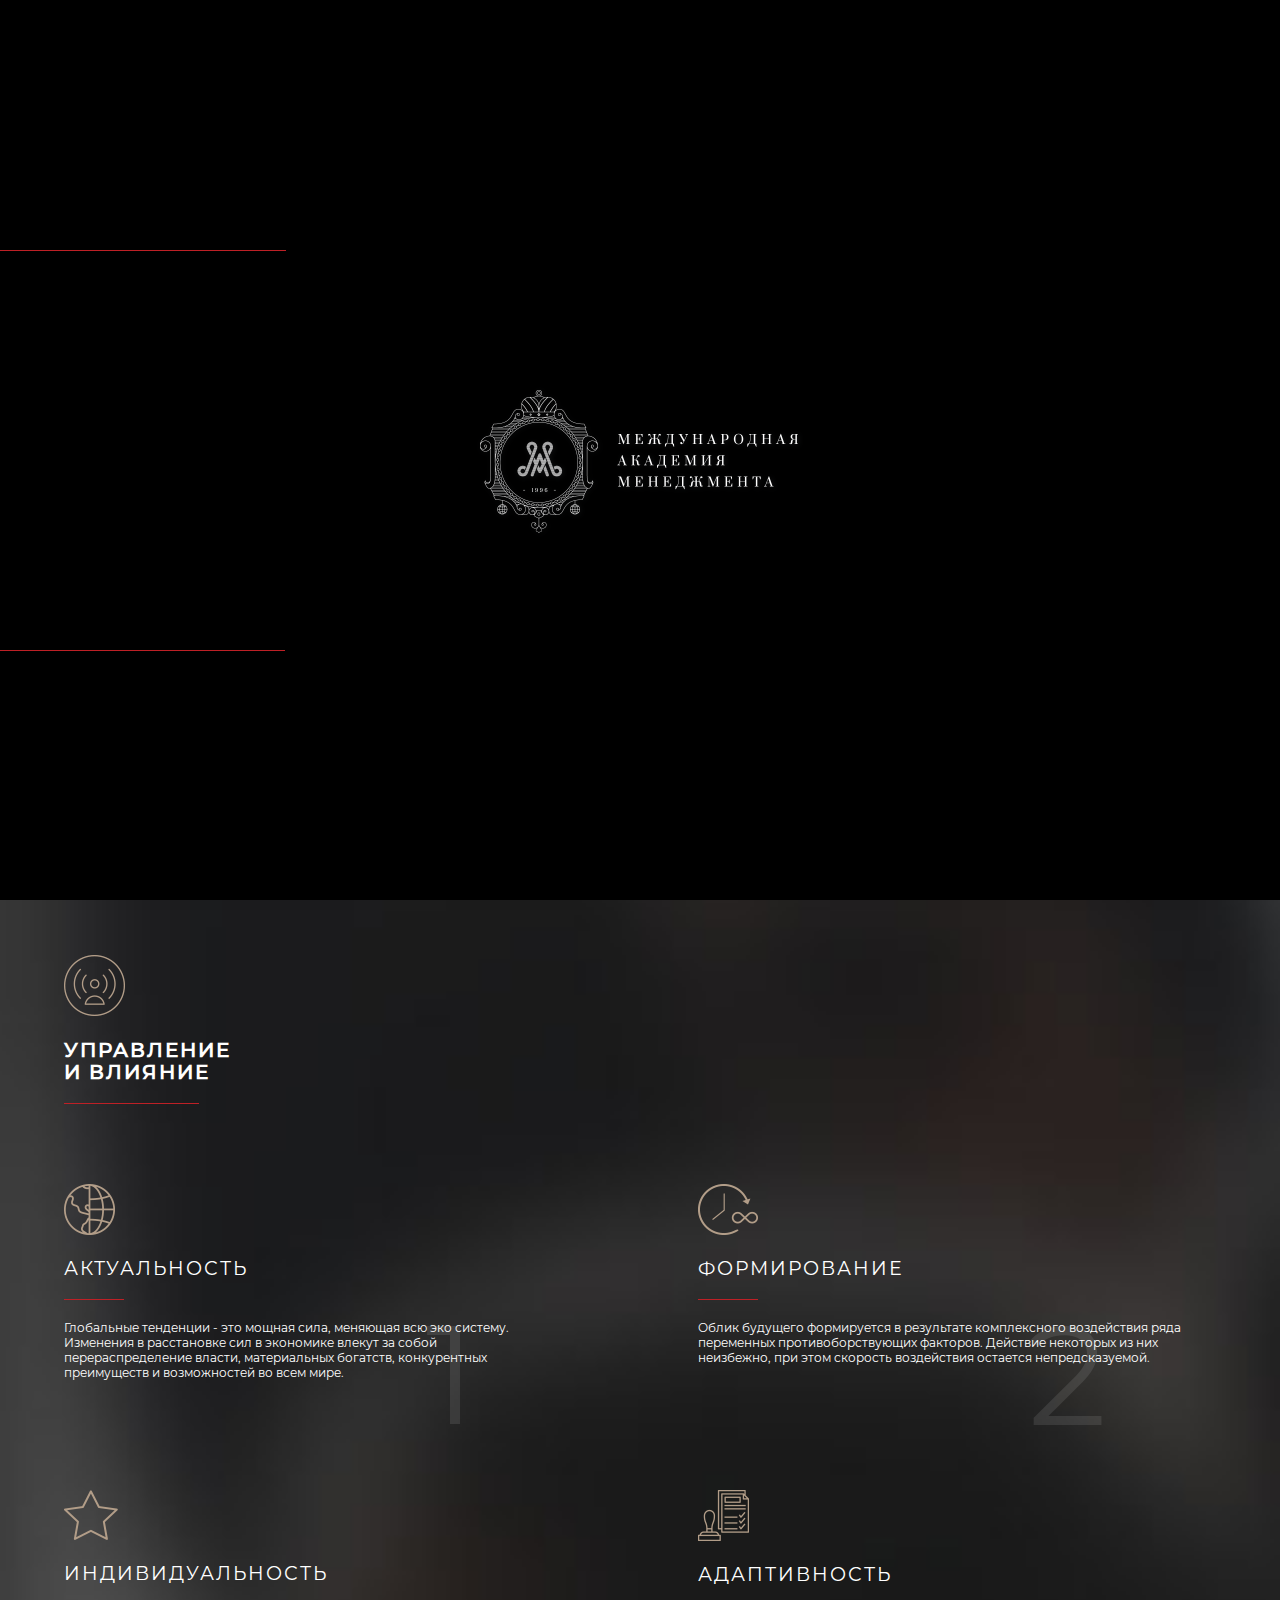
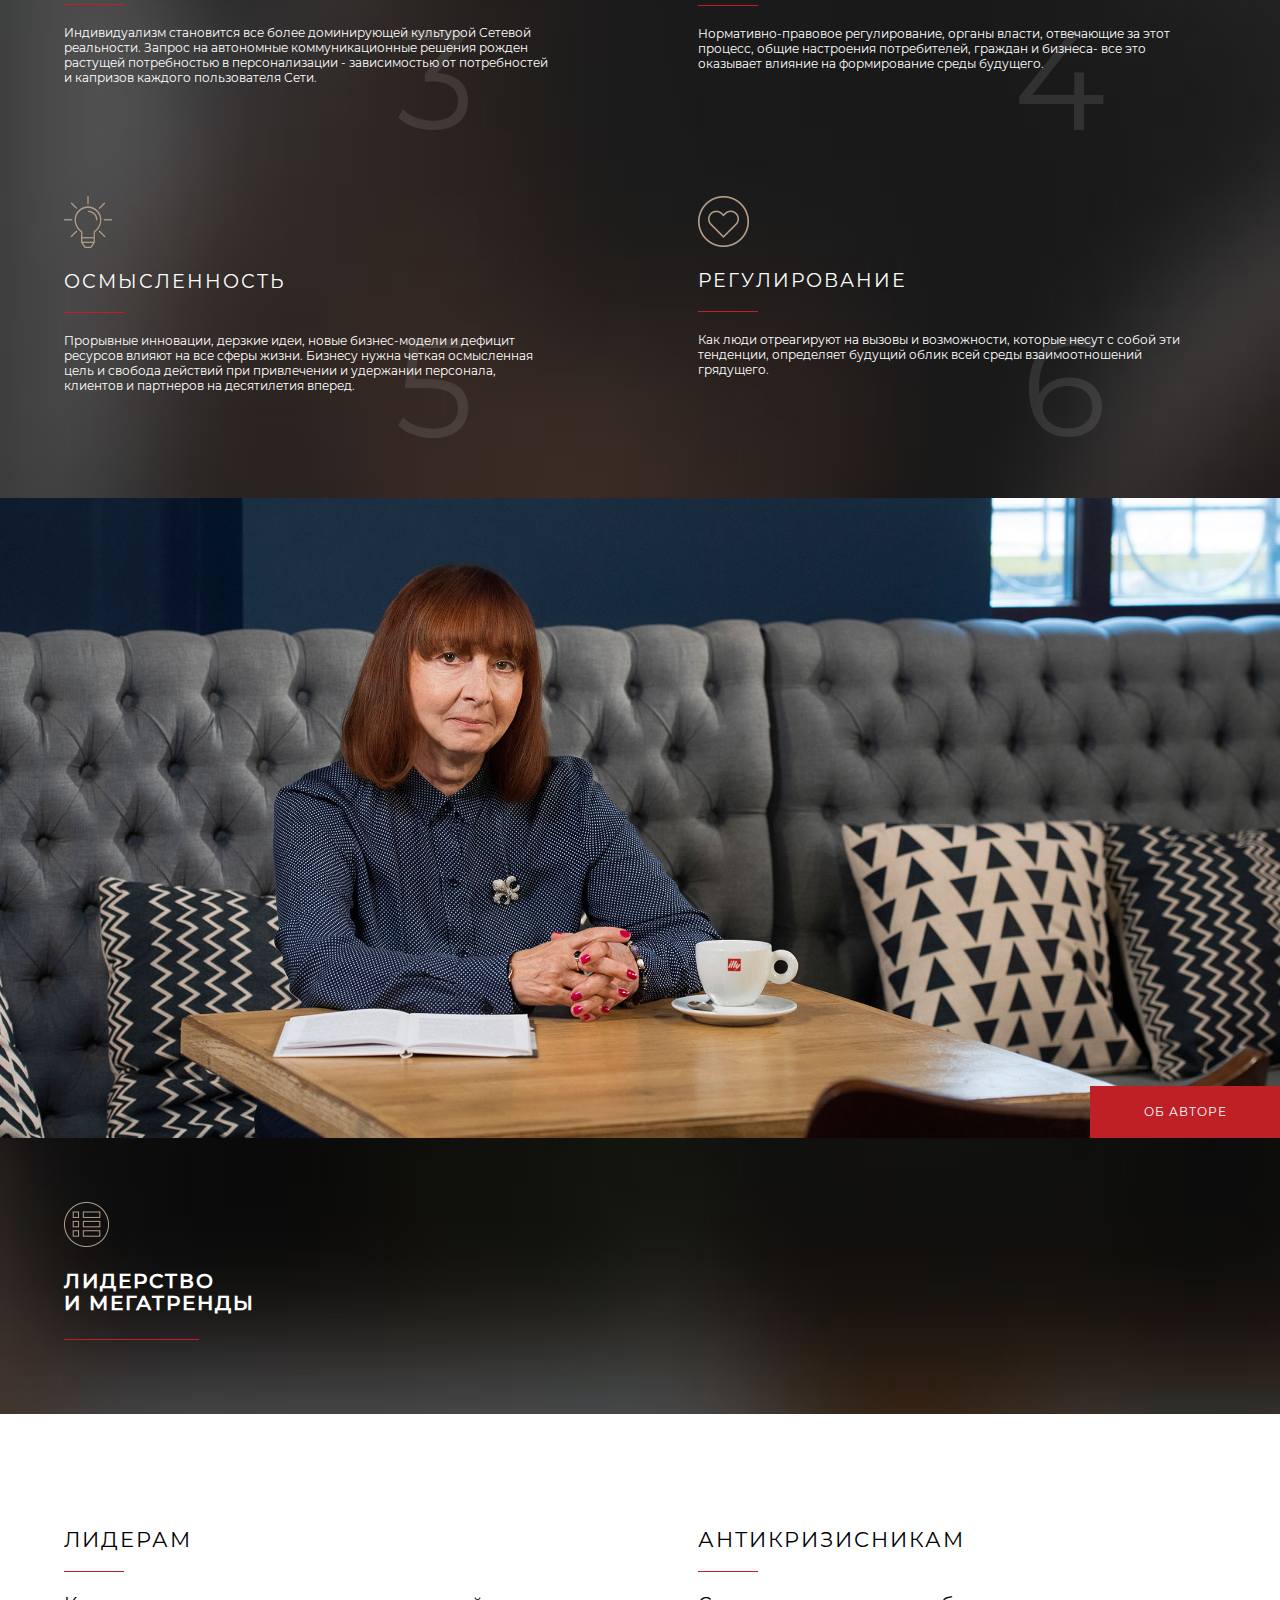
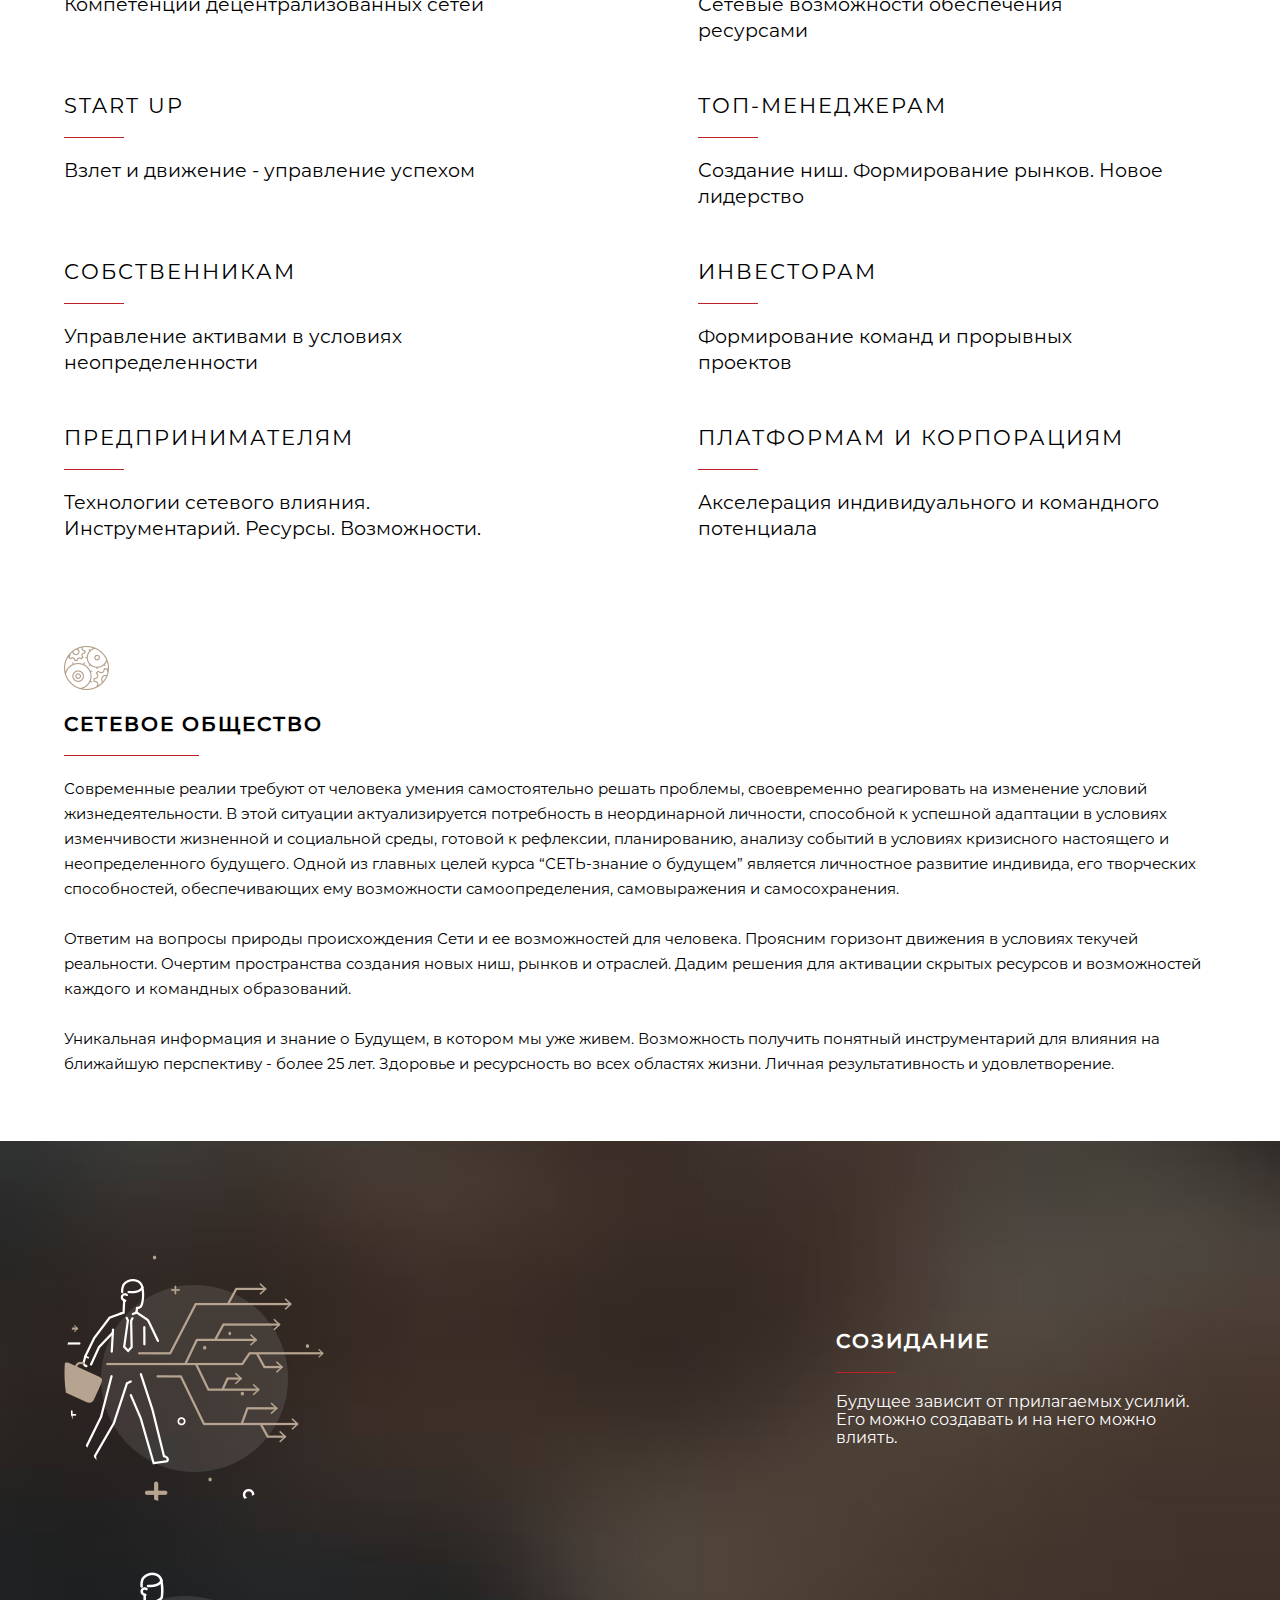
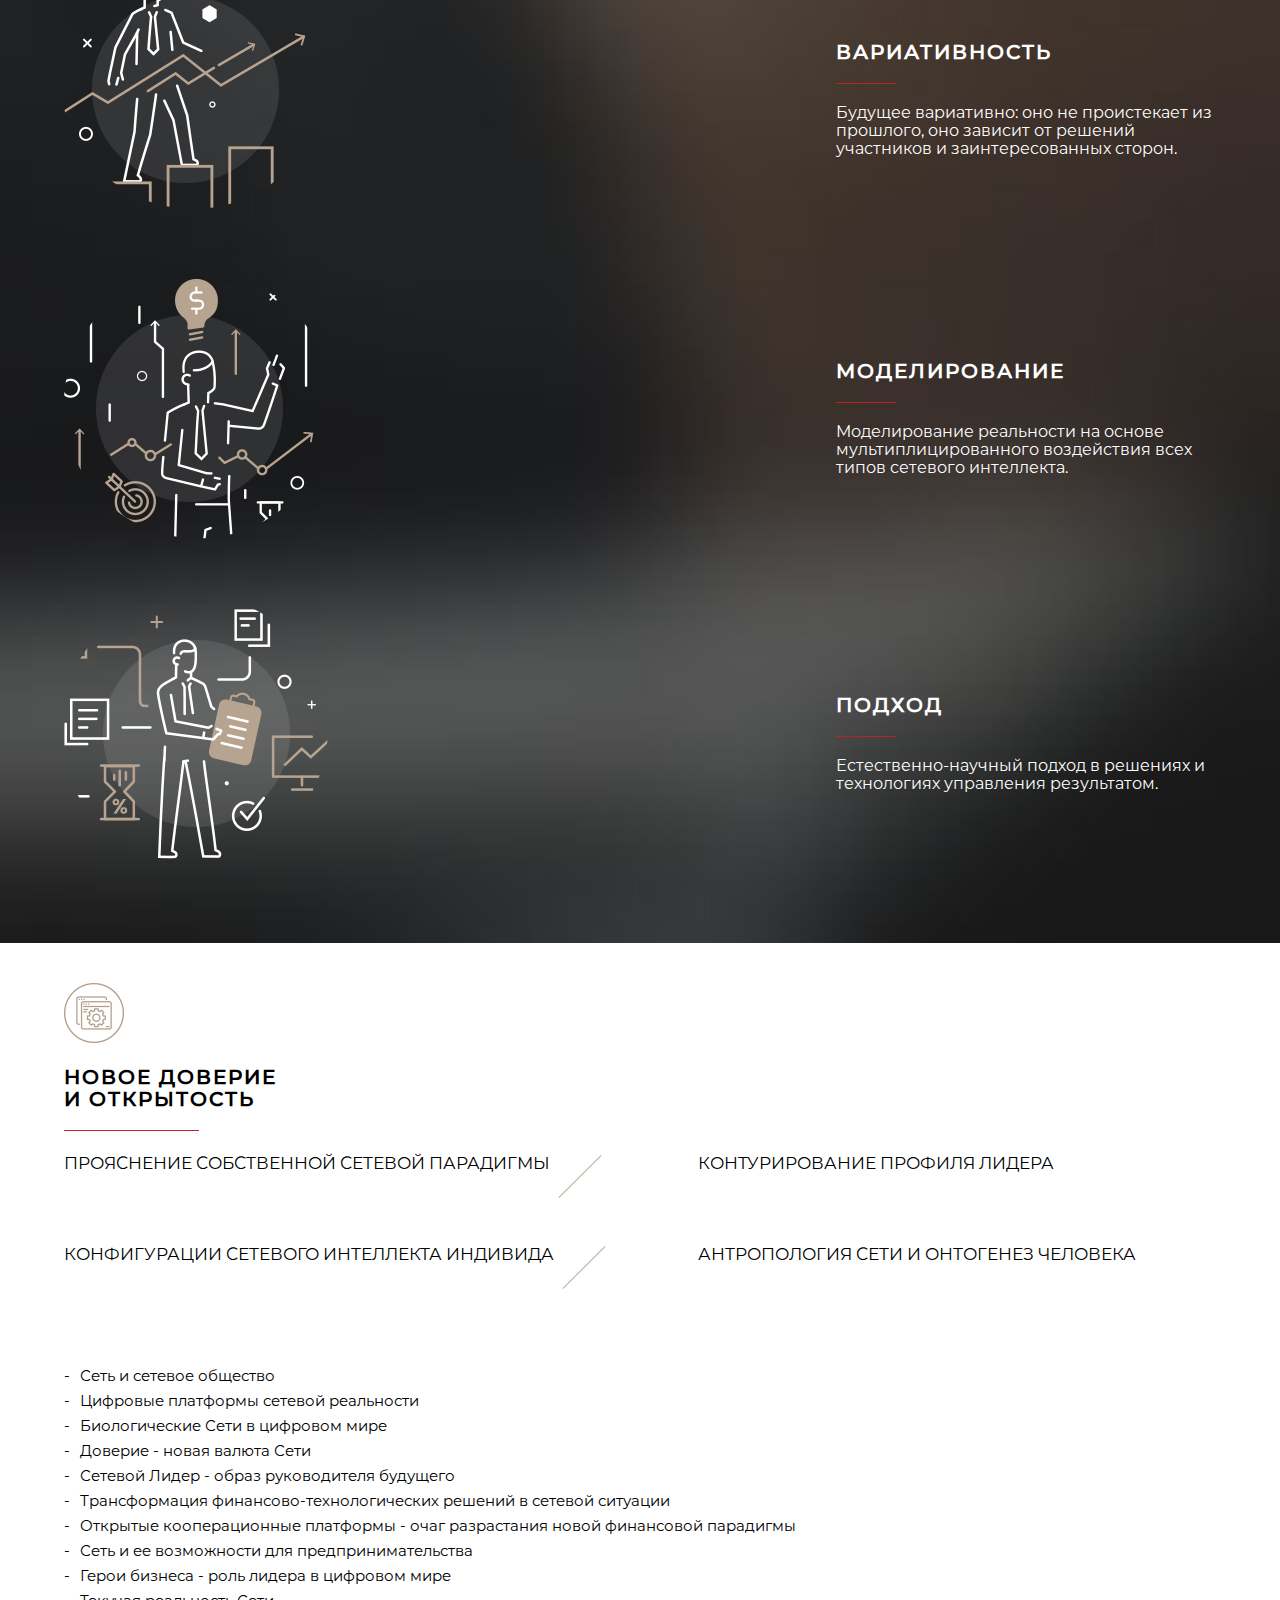
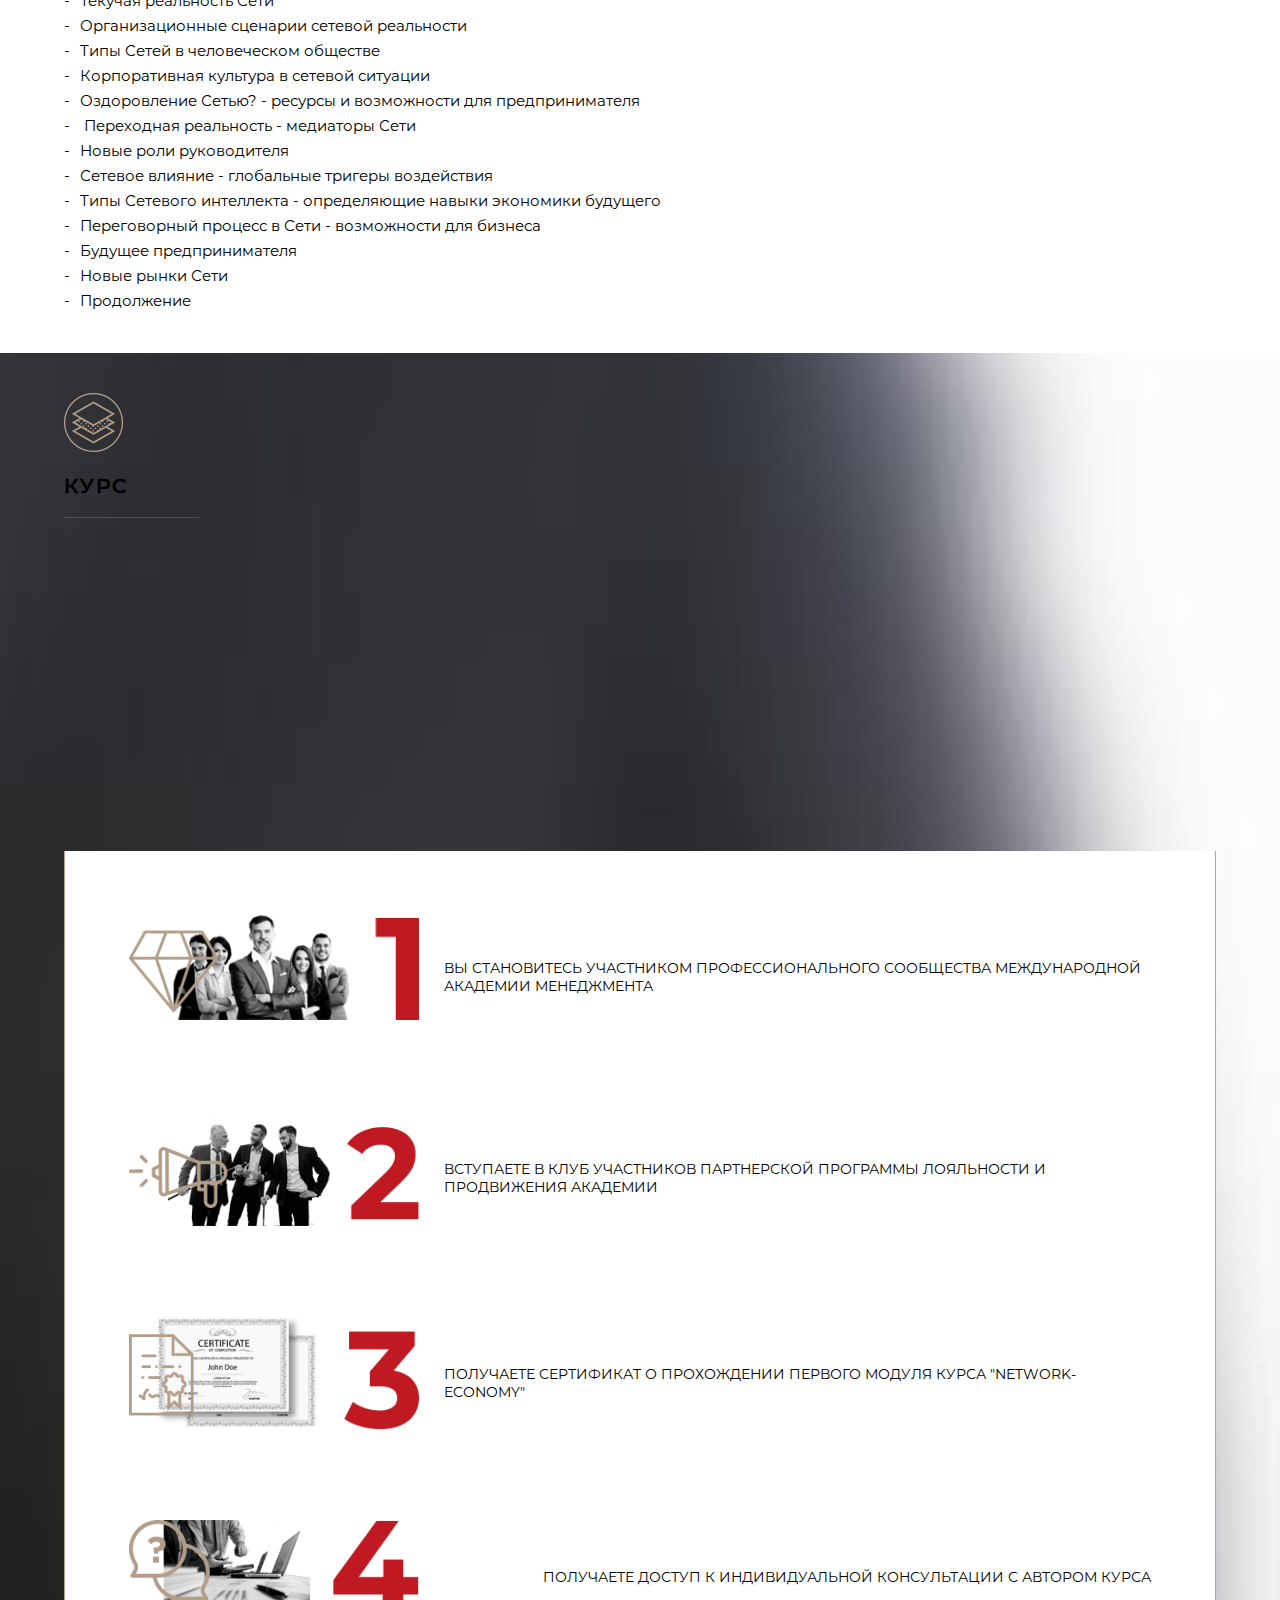
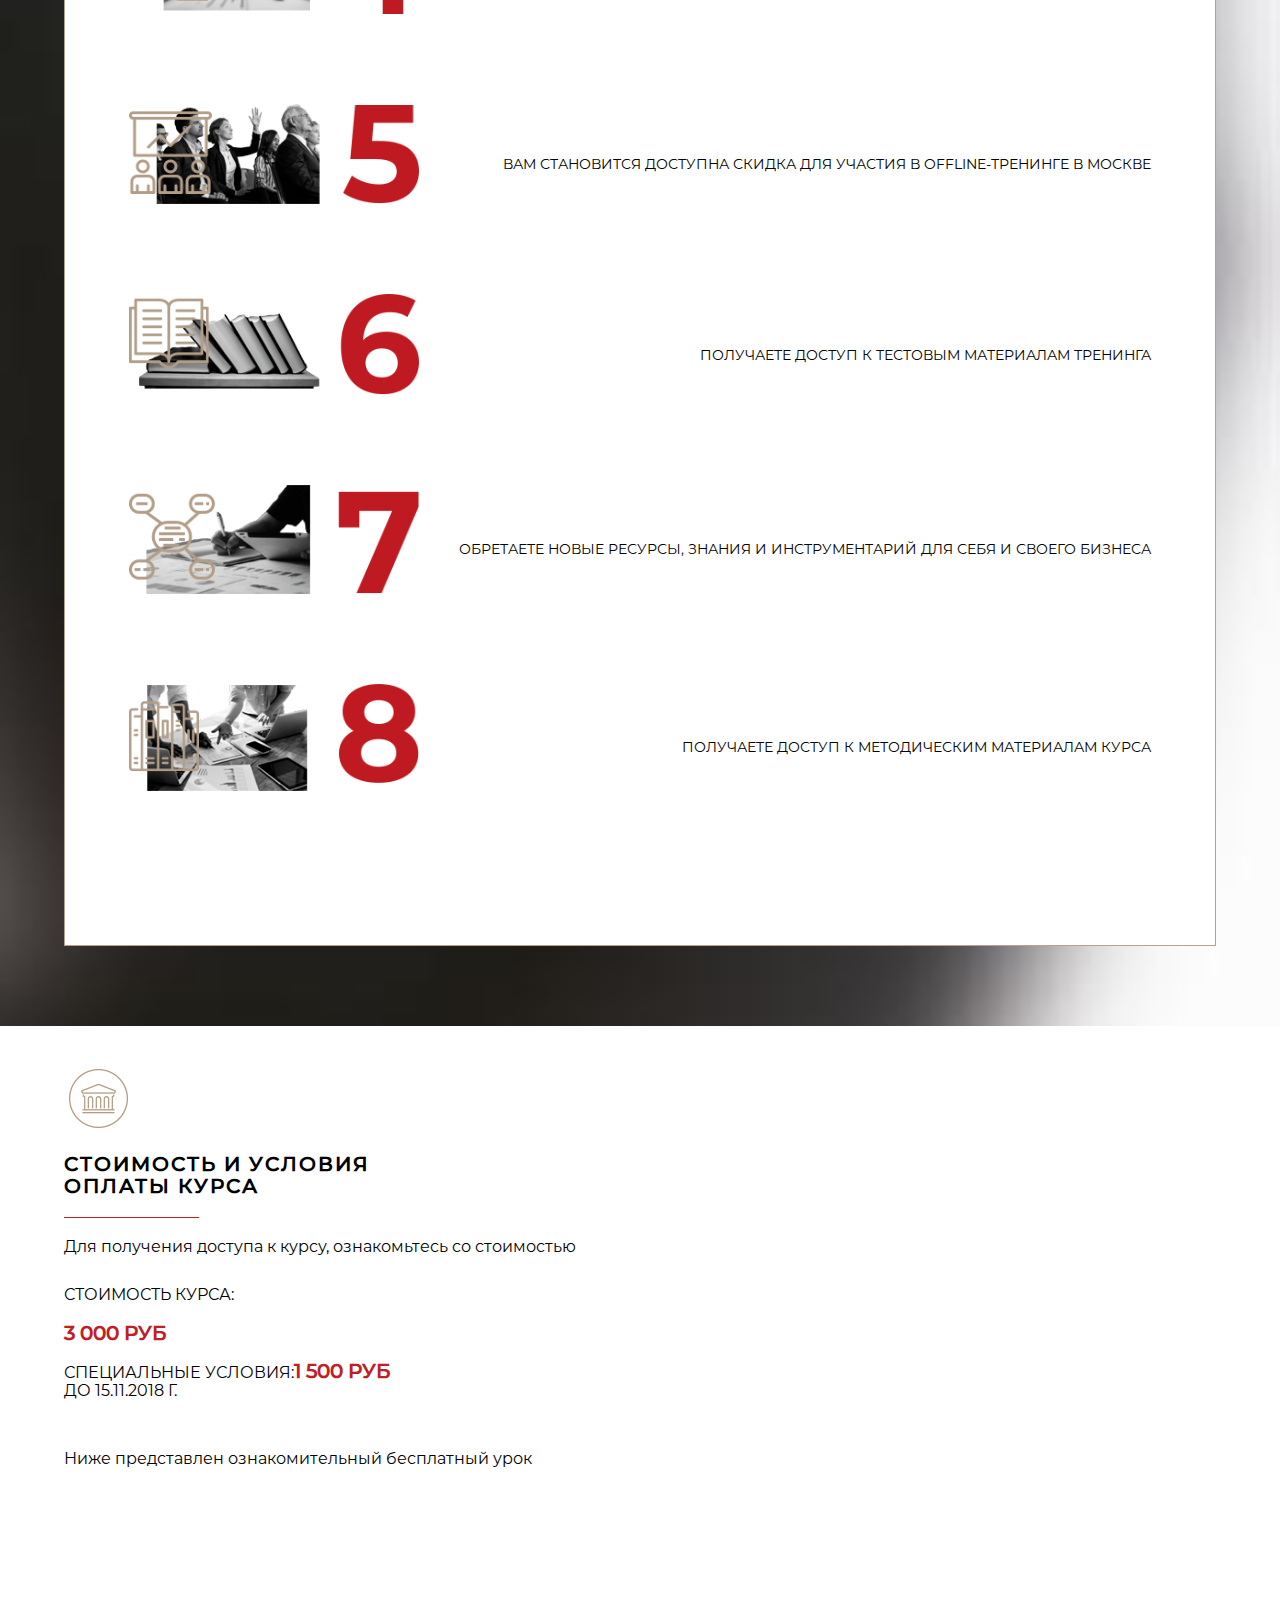
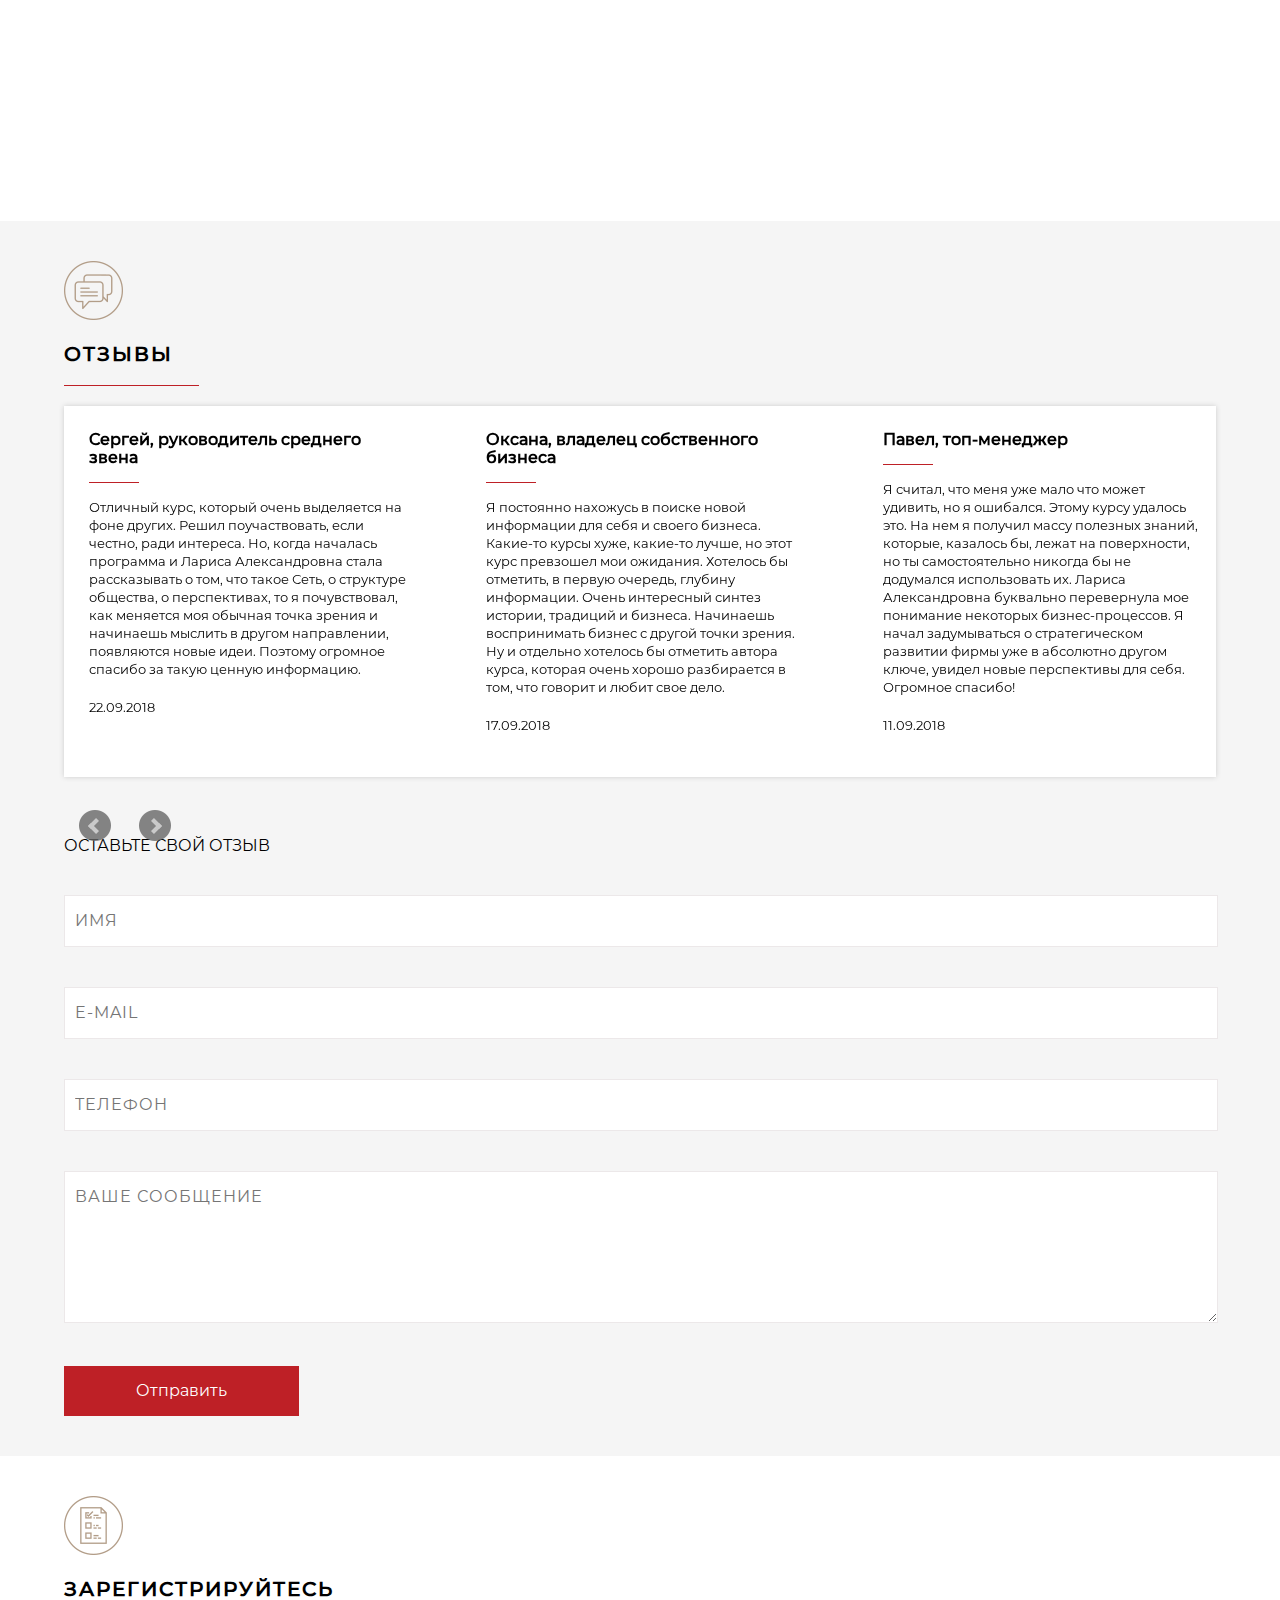
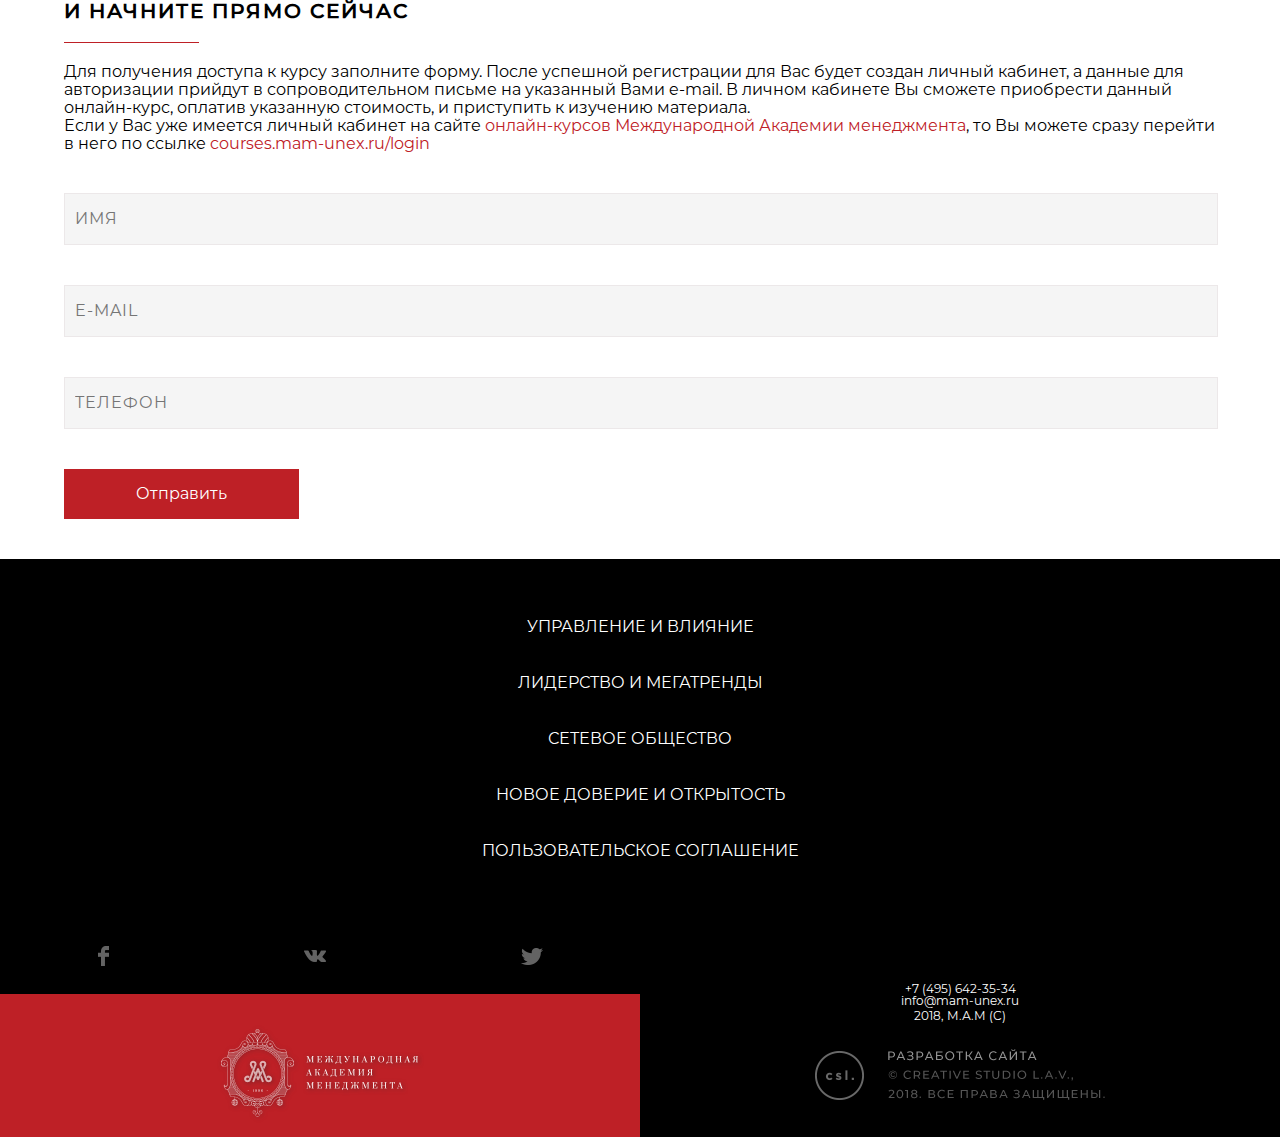
<file: index.html>
<!DOCTYPE html>
<html lang="en">
<head>
    <meta charset="UTF-8">
    <meta name="viewport"
          content="width=device-width, user-scalable=no, initial-scale=1.0, maximum-scale=1.0, minimum-scale=1.0"/>
    <title>Онлайн-курс "Бизнес в условиях сетевой экономики"</title>
    <link rel="shortcut icon" href="32x32_red.png" type="image/png"/>
    <link href="css/reset.css" rel="stylesheet" type="text/css">
    <link href="css/animate.css" rel="stylesheet" type="text/css">
    <link href="fancybox/jquery.fancybox.min.css" rel="stylesheet" type="text/css">
    <link href="bxSlider/jquery.bxslider.min.css" rel="stylesheet" type="text/css">
    <link href="css/style.css" rel="stylesheet" type="text/css">   

<body>

<div id="loading">
    <img src="img/footer-logo.png">
    <div class="upline1"></div>
    <div class="upline2"></div>
</div>

<div id="promo">
    <video id="fullscreen-bg__video" loop muted autoplay poster="img/video-poster.jpg">
        <source src="for-noc.mp4" type="video/mp4">
    </video>

    <div id="top-panel">
        <div class="wrapper">
            <a href="https://mam-unex.ru" class="logo"></a>
            <div class="top-panel-right">
                <ul class="menu closed">
                    <li><a href="tel:+74956423534">+7 (495) 642-35-34</a></li>
                    <li><a href="mailto:info@mam-unex.ru">info@mam-unex.ru</a>
                    </li>
                    <div class="sep"></div>
                    <li><a href="#managment">Управление и влияние</a></li>
                    <li><a href="#lider-head">Лидерство и мегатренды</a></li>
                    <li><a href="#network">Сетевое общество</a></li>
                    <li><a href="#trust">Новое доверие и открытость</a></li>
                </ul>
                <a class="menu-open-btn"></a>
                <div class="sep" id="menu-separator"></div>
                <!--<a href="#" class="lang-toggle active">РУС</a>-->
                <!--<a hrer="#" class="lang-toggle">ENG</a>-->
            </div>
        </div>
    </div>
    <div class="content-block">
        <p class="wow fadeIn" data-wow-delay2="500ms">Онлайн-курс по авторской методике Л.А. Колесовой</p>
        <h1 class="wow fadeIn" data-wow-delay2="900ms">Бизнес в условиях<br> сетевой экономики</h1>
        <div class="red-line wow fadeIn" data-wow-delay2="1100ms"></div>
        <div class="text wow fadeIn" data-wow-delay2="1400ms">Бизнес нуждается в постоянном развитии и контроле. 
		Своевременная реакция на новые тренды в формировании бизнес-моделей — залог успешного и эффективного развития. 
		В условиях рыночной нестабильности особую ценность приобретает умение комплексно решать вопросы на разных уровнях. 
            <ul style="list-style: disc;margin-left: 20px;"><li>Как создать прибыльный проект в условиях экономической неопределенности? </li><li>Как научиться вести переговоры и влиять на решения партнеров?</li>
                <li>Как построить систему эффективного менеджмента?</li></ul>
        </div>
        <a class="begin-btn wow fadeIn" data-wow-delay2="1500ms" data-fancybox data-src="#reg2"
           href="javascript:;">Начать обучение</a>
    </div>
</div>

<div id="managment">
    <div class="wrapper">
        <img src="img/man-icon.png" class="wow fadeIn" data-wow-delay2="200ms">
        <h2 class="wow fadeIn" data-wow-delay2="200ms">Управление<br> и влияние</h2>
        <div class="red-line wow fadeIn" data-wow-delay2="200ms"></div>
        <div class="items">
            <div class="item i1 wow fadeIn" data-wow-delay2="100ms">
                <img src="img/m5.png">
                <h3>Актуальность</h3>
                <div class="red-line"></div>
                <p>Глобальные тенденции - это мощная сила,
                    меняющая всю эко систему. Изменения
                    в расстановке сил в экономике влекут
                    за собой перераспределение власти,
                    материальных богатств, конкурентных
                    преимуществ и возможностей во
                    всем мире.</p>
            </div>
            <div class="item i2 wow fadeIn" data-wow-delay2="200ms">
                <img src="img/m6.png">
                <h3>Формирование</h3>
                <div class="red-line"></div>
                <p>Облик будущего формируется в результате
                    комплексного воздействия ряда переменных
                    противоборствующих факторов. Действие
                    некоторых из них неизбежно, при этом
                    скорость воздействия остается
                    непредсказуемой.</p>
            </div>
            <div class="item i3 wow fadeIn" data-wow-delay2="100ms">
                <img src="img/m3.png">
                <h3>Индивидуальность</h3>
                <div class="red-line"></div>
                <p>Индивидуализм становится все более
                    доминирующей культурой Сетевой реальности.
                    Запрос на автономные коммуникационные
                    решения рожден растущей потребностью
                    в персонализации - зависимостью от
                    потребностей и капризов каждого
                    пользователя Сети.</p>
            </div>
            <div class="item i4 wow fadeIn" data-wow-delay2="200ms">
                <img src="img/m4.png">
                <h3>Адаптивность</h3>
                <div class="red-line"></div>
                <p>Нормативно-правовое регулирование, органы
                    власти, отвечающие за этот процесс, общие
                    настроения потребителей, граждан и бизнеса-
                    все это оказывает влияние на формирование
                    среды будущего.</p>
            </div>
            <div class="item i5 wow fadeIn" data-wow-delay2="100ms">
                <img src="img/m2.png">
                <h3>Осмысленность</h3>
                <div class="red-line"></div>
                <p>Прорывные инновации, дерзкие идеи, новые
                    бизнес-модели и дефицит ресурсов влияют
                    на все сферы жизни. Бизнесу нужна четкая
                    осмысленная цель и свобода действий при
                    привлечении и удержании персонала,
                    клиентов и партнеров на десятилетия
                    вперед.</p>
            </div>
            <div class="item i6 wow fadeIn" data-wow-delay2="200ms">
                <img src="img/m1.png">
                <h3>Регулирование</h3>
                <div class="red-line"></div>
                <p>Как люди отреагируют на вызовы и
                    возможности, которые несут с собой эти
                    тенденции, определяет будущий облик
                    всей среды взаимоотношений грядущего.</p>
            </div>
        </div>
    </div>
</div>
<div id="lider-head">
    <div class="wrapper">
        <div class="photo wow fadeIn" data-wow-delay2="400ms"><a class="about-btn" data-fancybox data-src="#bio"
                                                                 href="javascript:;">Об авторе</a></div>
        <div class="content-block wow fadeIn" data-wow-delay2="50ms">
            <img src="img/l1.png">
            <h2>Лидерство<br> и мегатренды</h2>
            <div class="red-line"></div>
        </div>
    </div>
</div>
<div id="lider">
    <div class="wrapper">

        <div class="items">
            <div class="item wow fadeIn" data-wow-delay2="100ms">
                <h3>ЛИдерам</h3>
                <div class="red-line"></div>
                <p>Компетенции децентрализованных сетей</p>
            </div>
            <div class="item wow fadeIn" data-wow-delay2="200ms">
                <h3>АНТИКРИЗИСНИКАМ</h3>
                <div class="red-line"></div>
                <p>Сетевые возможности обеспечения ресурсами</p>
            </div>
            <div class="item wow fadeIn" data-wow-delay2="100ms">
                <h3>START UP</h3>
                <div class="red-line"></div>
                <p>Взлет и движение - управление успехом</p>
            </div>
            <div class="item wow fadeIn" data-wow-delay2="200ms">
                <h3>ТОП-МЕНЕДЖЕРАМ</h3>
                <div class="red-line"></div>
                <p>Создание ниш. Формирование рынков. Новое лидерство</p>
            </div>
            <div class="item wow fadeIn" data-wow-delay2="100ms">
                <h3>Собственникам</h3>
                <div class="red-line"></div>
                <p>Управление активами в условиях неопределенности</p>
            </div>
            <div class="item wow fadeIn" data-wow-delay2="200ms">
                <h3>ИНВЕСТОРАМ</h3>
                <div class="red-line"></div>
                <p>Формирование команд и прорывных проектов</p>
            </div>
            <div class="item wow fadeIn" data-wow-delay2="100ms">
                <h3>ПРЕДПРИНИМАТЕЛЯМ</h3>
                <div class="red-line"></div>
                <p>Технологии сетевого влияния. Инструментарий. Ресурсы. Возможности.</p>
            </div>
            <div class="item wow fadeIn" data-wow-delay2="200ms">
                <h3>ПЛАТФОРМАМ
                    И КОРПОРАЦИЯМ</h3>
                <div class="red-line"></div>
                <p>Акселерация индивидуального и командного потенциала</p>
            </div>
        </div>
    </div>
</div>
<div id="network">
    <div class="wrapper">
        <img src="img/network-icon.png" class="wow fadeIn" data-wow-delay2="100ms">
        <h2 class="wow fadeIn" data-wow-delay2="100ms">Сетевое общество</h2>
        <div class="red-line wow fadeIn" data-wow-delay2="100ms"></div>
        <div class="text wow fadeIn" data-wow-delay2="100ms"><p>Современные реалии требуют от человека умения
            самостоятельно решать проблемы, своевременно
            реагировать на изменение условий жизнедеятельности. В этой ситуации актуализируется потребность в
            неординарной
            личности, способной к успешной адаптации в условиях изменчивости жизненной и социальной среды, готовой к
            рефлексии, планированию, анализу событий в условиях кризисного настоящего и неопределенного будущего. Одной
            из
            главных целей курса “СЕТЬ-знание о будущем” является личностное развитие индивида, его творческих
            способностей,
            обеспечивающих ему возможности самоопределения, самовыражения и самосохранения.</p>
            <p>Ответим на вопросы природы происхождения Сети и ее возможностей для человека. Проясним горизонт движения
                в
                условиях текучей реальности. Очертим пространства создания новых ниш, рынков и отраслей. Дадим решения
                для
                активации скрытых ресурсов и возможностей каждого и командных образований. </p>
            <p>Уникальная информация и знание о Будущем, в котором
                мы уже живем. Возможность получить понятный инструментарий для влияния на ближайшую перспективу - более
                25
                лет. Здоровье и ресурсность во всех областях жизни. Личная результативность и удовлетворение.</p>
        </div>
    </div>
</div>
<div id="network-sub">
    <div class="wrapper">
        <div class="items">
            <div class="item wow fadeIn" data-wow-delay2="100ms">
                <img src="img/n1.png">
                <div><h3>Созидание</h3>
                    <div class="red-line"></div>
                    <p>Будущее зависит от прилагаемых усилий. Его можно создавать
                        и на него можно влиять.</p></div>
            </div>
            <div class="item wow fadeIn" data-wow-delay2="100ms">
                <img src="img/n2.png">
                <div><h3>Вариативность</h3>
                    <div class="red-line"></div>
                    <p>Будущее вариативно: оно не проистекает из прошлого, оно зависит от решений участников
                        и заинтересованных сторон.</p></div>
            </div>
            <div class="item wow fadeIn" data-wow-delay2="100ms">
                <img src="img/n3.png">
                <div><h3>Моделирование</h3>
                    <div class="red-line"></div>
                    <p>Моделирование реальности на основе мультиплицированного воздействия всех типов сетевого
                        интеллекта.</p></div>
            </div>
            <div class="item wow fadeIn" data-wow-delay2="100ms">
                <img src="img/n4.png">
                <div><h3>Подход</h3>
                    <div class="red-line"></div>
                    <p>Естественно-научный подход в решениях и технологиях управления результатом.</p></div>
            </div>
        </div>
    </div>
</div>
<div id="trust">
    <div class="wrapper">
        <img src="img/trust-icon.png" class="wow fadeIn" data-wow-delay2="100ms">
        <h2 class="wow fadeIn" data-wow-delay2="100ms">Новое доверие<br> и открытость</h2>
        <div class="red-line wow fadeIn" data-wow-delay2="100ms"></div>
        <div class="items">
            <div class="item wow fadeIn" data-wow-delay2="100ms">Прояснение собственной
                сетевой парадигмы
                <div class="line"></div>
            </div>
            <div class="item wow fadeIn" data-wow-delay2="200ms">Контурирование
                профиля лидера
                <div class="line"></div>
            </div>
            <div class="item wow fadeIn" data-wow-delay2="300ms">Конфигурации сетевого
                интеллекта индивида
                <div class="line"></div>
            </div>
            <div class="item wow fadeIn" data-wow-delay2="400ms">Антропология Сети
                и онтогенез человека
            </div>
        </div>
        <div class="text wow fadeIn" data-wow-delay2="400ms">
            <ul>
                <li>Сеть и сетевое общество</li>
                <li>Цифровые платформы сетевой реальности</li>
                <li>Биологические Сети в цифровом мире</li>
                <li>Доверие - новая валюта Сети</li>
                <li>Сетевой Лидер - образ руководителя будущего</li>
                <li>Трансформация финансово-технологических решений в сетевой ситуации</li>
                <li>Открытые кооперационные платформы - очаг разрастания новой финансовой парадигмы</li>
                <li>Сеть и ее возможности для предпринимательства</li>
                <li>Герои бизнеса - роль лидера в цифровом мире</li>
                <li>Текучая реальность Сети</li>
                <li>Организационные сценарии сетевой реальности</li>
                <li>Типы Сетей в человеческом обществе</li>
                <li>Корпоративная культура в сетевой ситуации</li>
                <li>Оздоровление Сетью? - ресурсы и возможности для предпринимателя</li>
                <li> Переходная реальность - медиаторы Сети</li>
                <li>Новые роли руководителя</li>
                <li>Сетевое влияние - глобальные тригеры воздействия</li>
                <li>Типы Сетевого интеллекта - определяющие навыки экономики будущего</li>
                <li>Переговорный процесс в Сети - возможности для бизнеса</li>
                <li>Будущее предпринимателя</li>
                <li>Новые рынки Сети</li>
                <li>Продолжение</li>
            </ul>
        </div>
    </div>
</div>
<div id="kurs">
    <div class="wrapper">
        <img src="img/kurs-icon.png" class="wow fadeIn" data-wow-delay2="100ms">
        <h2 class="wow fadeIn" data-wow-delay2="100ms">Курс</h2>
        <div class="red-line wow fadeIn" data-wow-delay2="100ms"></div>
        <iframe class="video wow fadeIn" data-wow-delay2="200ms" src="https://www.youtube.com/embed/m6UKD-v03_s"
                frameborder="0"    allowfullscreen></iframe>
        <div class="items">
            <div class="item wow fadeIn" data-wow-delay2="100ms">
                <img src="img/k1.png">
                <p>Вы становитесь участником профессионального сообщества Международной Академии менеджмента</p>
            </div>
            <div class="item wow fadeIn" data-wow-delay2="100ms">
                <img src="img/k2.png">
                <p>Вступаете в клуб участников партнерской программы лояльности и продвижения Академии</p>
            </div>
            <div class="item wow fadeIn" data-wow-delay2="100ms">
                <img src="img/k3.png">
                <p>Получаете Сертификат о прохождении первого модуля
                    курса "Network-Economy"</p>
            </div>
            <div class="item wow fadeIn" data-wow-delay2="100ms">
                <img src="img/k4.png">
                <p>Получаете доступ к индивидуальной
                    консультации с автором курса</p>
            </div>
            <div class="item wow fadeIn" data-wow-delay2="100ms">
                <img src="img/k5.png">
                <p>Вам становится доступна скидка
                    для участия в offline-тренинге
                    в Москве</p>
            </div>
            <div class="item wow fadeIn" data-wow-delay2="100ms">
                <img src="img/k6.png">
                <p>Получаете доступ к тестовым материалам тренинга</p>
            </div>
            <div class="item wow fadeIn" data-wow-delay2="100ms">
                <img src="img/k7.png">
                <p>Обретаете новые ресурсы, знания и инструментарий для себя и своего бизнеса</p>
            </div>
            <div class="item wow fadeIn" data-wow-delay2="100ms">
                <img src="img/k8.png">
                <p>Получаете доступ к методическим
                    материалам курса</p>
            </div>

        </div>
    </div>
</div>
<div id="price-box">
    <div class="wrapper">
        <img src="img/price-icon.png" class="wow fadeIn" data-wow-delay2="100ms">
        <h2 class=" wow fadeIn" data-wow-delay2="100ms">Стоимость и условия<br>оплаты курса</h2>
        <div class="red-line  wow fadeIn" data-wow-delay2="100ms"></div>
        <p class="wow fadeIn" data-wow-delay2="100ms">Для получения доступа к курсу, ознакомьтесь со
            стоимостью</p>
        <div class="pay-items">
            <div class="item wow fadeIn" data-wow-delay2="100ms">
                <p>Стоимость курса:</p>
                <p class="price">3 000 руб</p>
                <p>специальные условия:<span class="price">1 500 руб</span><br>до 15.11.2018 г.</p>
            </div>
        </div>
        <p class="wow fadeIn" data-wow-delay2="100ms">Ниже представлен ознакомительный бесплатный урок</p>
    </div>
</div>
<iframe class="video wow fadeIn" data-wow-delay2="200ms" src="https://www.youtube.com/embed/s0dFMsFaHOM"
        frameborder="0" allow="encrypted-media"
        allowfullscreen></iframe>
<div id="recalls">
    <div class="wrapper">
        <img src="img/recalls.png" class="wow fadeIn" data-wow-delay2="100ms">
        <h2 class=" wow fadeIn" data-wow-delay2="100ms">Отзывы</h2>
        <div class="red-line  wow fadeIn" data-wow-delay2="100ms"></div>
        <div class="recalls-slider">
            <div class="item">
                <p class="fio">Сергей, руководитель среднего звена</p>
                <div class="sep"></div>
                <p class="text">Отличный курс, который очень выделяется на фоне других. Решил поучаствовать, если
                    честно, ради интереса. Но, когда началась программа и Лариса Александровна стала рассказывать о том,
                    что такое Сеть, о структуре общества, о перспективах, то я почувствовал, как меняется моя обычная
                    точка зрения и начинаешь мыслить в другом направлении, появляются новые идеи. Поэтому огромное
                    спасибо за такую ценную информацию.
                </p>
                <p class="date">22.09.2018</p>
            </div>
            <div class="item">
                <p class="fio">Оксана, владелец собственного бизнеса</p>
                <div class="sep"></div>
                <p class="text">Я постоянно нахожусь в поиске новой информации для себя и своего бизнеса. Какие-то курсы
                    хуже, какие-то лучше, но этот курс превзошел мои ожидания. Хотелось бы отметить, в первую очередь,
                    глубину информации. Очень интересный синтез истории, традиций и бизнеса. Начинаешь воспринимать
                    бизнес с другой точки зрения. Ну и отдельно хотелось бы отметить автора курса, которая очень хорошо
                    разбирается в том, что говорит и любит свое дело.
                </p>
                <p class="date">17.09.2018</p>
            </div>
            <div class="item">
                <p class="fio">Павел, топ-менеджер</p>
                <div class="sep"></div>
                <p class="text">Я считал, что меня уже мало что может удивить, но я ошибался. Этому курсу удалось это.
                    На нем я получил массу полезных знаний, которые, казалось бы, лежат на поверхности, но ты
                    самостоятельно никогда бы не додумался использовать их. Лариса Александровна буквально перевернула
                    мое понимание некоторых бизнес-процессов. Я начал задумываться о стратегическом развитии фирмы уже в
                    абсолютно другом ключе, увидел новые перспективы для себя. Огромное спасибо!
                </p>
                <p class="date">11.09.2018</p>
            </div>
            <div class="item">
                <p class="fio">Вадим, коммерческий директор</p>
                <div class="sep"></div>
                <p class="text">Мне этот курс дал очень много полезных знакомств в разных сферах. Это очень ценно, когда
                    в одном месте собираются лидеры в разных областях, у каждого свой опыт, точка зрения. Во время
                    прохождения курса я получил много инсайтов для будущего развития не только бизнеса, но и самого
                    себя. Ни на одном из курсов такого не было. Лариса Александровна открыта для вопросов и все очень
                    доступно рассказывает. Я убедился, что курсы такого формата однозначно нужно пройти каждому
                    управленцу или человеку, который хочет развиваться.
                </p>
                <p class="date">10.09.2018</p>
            </div>
            <div class="item">
                <p class="fio">Анита, финансовый директор</p>
                <div class="sep"></div>
                <p class="text">Хочу поблагодарить Ларису Александровну за изменение взглядов на многие вещи в жизни.
                    Если вы хотите и готовы к личной трансформации, то вам однозначно нужен этот курс. Во время обучения
                    происходит смещение старых убеждений и замена новыми. Возникают новые идеи для бизнеса, для
                    личностного развития. Я заметила, что на многие вещи я сейчас смотрю иначе и мышление становится
                    намного масштабнее, чего не было до этого. Курс однозначно стоит потраченных времени и денег.
                </p>
                <p class="date">5.09.2018</p>
            </div>
            <div class="item">
                <p class="fio">Андрей, владелец бизнеса</p>
                <div class="sep"></div>
                <p class="text">Хотите изменить свое мышление и раскачать свой потенциал? Тогда вам сюда. Очень
                    понравился автор и форма подачи материала. Во время обучения я был поражен глубиной той работы,
                    которая стоит за этим курсом. Масса полезной информации, которая просто заставила взглянуть на
                    многие вещи под другим углом, увидеть те перспективы, которых до этого ты не замечал. А не замечал
                    потому, что действовал по какой-то определенной схеме, которая уже на автопилоте. Однозначно
                    рекомендую пройти этот курс.
                </p>
                <p class="date">4.09.2018</p>
            </div>
        </div>
        <p class="your-rec">Оставьте свой отзыв</p>
        <form>
            <div class="full-width-input">
                <div class="row">
                    <input type="text" name="rec-name" placeholder="Имя" class="wow fadeIn"
                           data-wow-delay2="100ms"
                    >
                    <input type="email" name="rec-email" class="wow fadeIn" data-wow-delay2="200ms"
                           placeholder="E-mail"
                    >
                    <input type="tel" name="rec-phone" class="wow fadeIn" data-wow-delay2="300ms"
                           placeholder="Телефон"
                    >
                </div>
                <textarea name="rec-mess" class="wow fadeIn" data-wow-delay2="300ms"
                          placeholder="Ваше сообщение"></textarea>

                <a class="rec-btn wow fadeIn" data-wow-delay2="400ms">Отправить</a></div>
        </form>

    </div>
</div>

<div id="reg">
    <div class="wrapper">
        <img src="img/reg-icon.png" class="wow fadeIn" data-wow-delay2="100ms">
        <h2 class=" wow fadeIn" data-wow-delay2="100ms">Зарегистрируйтесь<br>и начните прямо сейчас</h2>
        <div class="red-line  wow fadeIn" data-wow-delay2="100ms"></div>
        <p class="wow fadeIn" data-wow-delay2="100ms">Для получения доступа к курсу заполните форму.
            После успешной регистрации для Вас будет создан личный кабинет, а данные для авторизации прийдут в
            сопроводительном письме на указанный Вами e-mail. В личном кабинете Вы сможете приобрести данный
            онлайн-курс,
            оплатив указанную стоимость, и приступить к изучению материала. <br>Если у Вас уже имеется личный кабинет на
            сайте
            <a href="https://courses.mam-unex.ru">онлайн-курсов Международной Академии менеджмента</a>,
            то Вы можете сразу перейти в него по ссылке <a href="https://courses.mam-unex.ru/login">courses.mam-unex.ru/login</a>
        </p>
        <div>
            <div class="screen-reader-response"></div>
            <form>
                <div class="full-width-input">
                    <input type="text" name="your-name" placeholder="Имя" class="wow fadeIn"
                           data-wow-delay2="100ms"
                    >
                    <input type="email" name="your-email" class="wow fadeIn" data-wow-delay2="200ms"
                           placeholder="E-mail"
                    >
                    <input type="tel" name="your-phone" class="wow fadeIn" data-wow-delay2="300ms"
                           placeholder="Телефон"
                    >
                    <a class="email-btn wow fadeIn" data-wow-delay2="400ms">Отправить</a></div>
            </form>
        </div>
    </div>
</div>
<div id="reg2" style="display: none">
    <div class="wrapper">
        <img src="img/reg-icon.png" class="wow fadeIn" data-wow-delay2="100ms">
        <h2 class="wow fadeIn" data-wow-delay2="100ms">Зарегистрируйтесь<br>и начните прямо сейчас</h2>
        <div class="red-line wow fadeIn" data-wow-delay2="100ms"></div>
        <p class="wow fadeIn" data-wow-delay2="100ms">Для получения доступа к курсу заполните форму.
            После успешной регистрации для Вас будет создан личный кабинет, а данные для авторизации прийдут в
            сопроводительном письме на указанный Вами e-mail. В личном кабинете Вы сможете приобрести данный
            онлайн-курс,
            оплатив указанную стоимость, и приступить к изучению материала. <br>Если у Вас уже имеется личный кабинет на
            сайте
            <a href="https://courses.mam-unex.ru">онлайн-курсов Международной Академии менеджмента</a>,
            то Вы можете сразу перейти в него по ссылке <a href="https://courses.mam-unex.ru/login">courses.mam-unex.ru/login</a>
        </p>
        <div>
            <div class="screen-reader-response"></div>
            <form>
                <div class="full-width-input">
                    <input type="text" name="your-name" placeholder="Имя" class="wow fadeIn"
                           data-wow-delay2="100ms"
                    >
                    <input type="email" name="your-email" class="wow fadeIn" data-wow-delay2="200ms"
                           placeholder="E-mail"
                    >
                    <input type="tel" name="your-phone" class="wow fadeIn" data-wow-delay2="300ms"
                           placeholder="Телефон"
                    >
                    <a class="email-btn wow fadeIn" data-wow-delay2="400ms">Отправить</a></div>
            </form>
        </div>
    </div>
</div>
<div id="footer">
    <ul class="menu">
        <li><a href="#managment">Управление и влияние</a></li>
        <li><a href="#lider-head">Лидерство и мегатренды</a></li>
        <li><a href="#network">Сетевое общество</a></li>
        <li><a href="#trust">Новое доверие и открытость</a></li>
        <li><a href="ofer.docx">Пользовательское соглашение</a></li>
    </ul>
    <div class="social-btns">
        <a class="facebook soc" onClick="openFBShare();"></a>
        <a class="vk soc" onClick="openVKShare();"></a>
        <!--<a class="linkend soc" ></a>-->
        <!--<a class="instagram soc"></a>-->
        <!--<a class="telegram soc"></a>-->
        <a class="twiter soc" onClick="openTwitShare();"></a>

    </div>
    <div class="copy">
        <a href="tel:+74956423534">+7 (495) 642-35-34</a>
        <a href="mailto:info@mam-unex.ru">info@mam-unex.ru</a>
        <p>2018, М.А.М (С)</p>
    </div>
    <a href="https://mam-unex.ru" class="logo"></a>
    <a href="http://studio-lav.ru" class="dev"></a>
</div>
<div id="club" style="display: none;">
    <h2>Стать участником Международной академии менеджмента</h2>
    <p>Для того, чтобы стать участником академии свяжитесь с нами удобным для Вас способом:</p>
    <a href="mailto:info@mam-unex.ru">info@mam-unex.ru</a><br>
    <a href="tel:+74956423534">+7 (495) 642-35-34</a>
</div>
<div id="bio" style="display: none;">
    <div class="photo"></div>
    <h2>Лариса Александровна Колесова</h2>
    <div class="red-line"></div>
    <b>Эксперт «Сретенского клуба», к.ф.н.,</b>
    <b>доцент Государственного академического университета гуманитарных наукэксперт «Сретенского клуба», к.ф.н.,</b>
    <b>доцент Государственного академического университета гуманитарных наук</b>
    <h3>Образование</h3>
    <p>МГУ, ИСАА, востоковед-филолог, арабская филология.</p>
    <p>МПГУ, психолог-консультант, 1999, гипнотерапевт (мастерская проф. М.Р.Гинзбурга), 2003.</p>
    <h3>Стаж педагогической деятельности</h3>
    <p>17 лет</p>
    <h3>Стаж профессиональный</h3>
    <p>31 год</p>
    <h3>Научные интересы</h3>
    <p>Востоковедение, антропология (общая и частные дисциплины), культурная антропология, психология (социальная,
        личности, когнитивые и матричные модели, психолингвистика, этнопсихология, конфликтология, психогенетика,
        сетевые психотехнологии), философия культуры</p>
    <h3>Профессиональная деятельность</h3>
    <p>Институт общественных наук.</p>
    <p>
        Академия общественных наук.</p>
    <p>
        Институт Африки РАН.</p>
    <p>
        Финансовая Академия при правительстве РФ.</p>
    <p>
        Российская профессиональная психотерапевтическая лига.</p>
    <p>
        Преподавательская деятельность</p>
    <p>
        Институт общественных наук — кафедра философии.</p>
    <p>
        Финансовая Академия — кафедра психологии и культурологии.</p>
    <p>
        Институт общественных наук &mdash кафедра философии.</p>
    <p>
        Финансовая Академия &mdash кафедра психологии и культурологии. </p>
    <h3>Научные публикации</h3>
    <p>Теоретическая этнология. Учебная аннотированная программа. М.1992.</p>
    <p>
        Проблема стадиальности в архаике. В сб. «Пространство и время в архаических культурах» М.1994.</p>
    <p>
        Четвертое измерение человека. Проблема четырех вопросов. В сб. «Синергетика» М. МГУ, 1999.</p>
    <p>
        Четвертое измерение человека. Проблема исторической обращенности к конституции человека и структуре его
        инстанций. В сб. «Синергетика» М.МГУ, 1999.</p>
    <p>
        Человек в нестабильном социуме. Осевое время и человек социальный. В сб. «Синергетика» М.МГУ, 1999.</p>
    <p>
        Второе рождение и невротическая личность. Невроз как фактор антропологического поиска. В сб. «Синергетическая
        парадигма» М. 2003.</p>
    <p>
        Психогенетические мифы и экзистенциальный кризис как колыбель второго рождения. В сб. «Синергетика» М., МГУ,
        2001.</p>
    <p>
        «Антропный принцип: четыре стихии» в сб. «Синергетика», М., 1998.</p>
    <p>
        «Эволюция антропного принципа от стихий к сценариям, ритуалам и культам человеческой жизни » в «Синергетика»,
        вып.2, 1999.</p>
    <p>
        Концепция программа ЭВМ по психодиагностике, развитию творческих способностей, диагностике и лечению»,
        свидетельство РОСАПО № 980275 от 28.04.1998 и «База данных по психодиагостике, развитию творческих способностей,
        диагностике и лечению», свидетельство РОСАПО № 980028 от 28.04.1998.</p>
    <p>
        Архетипический личностный тест. В сб. «Деловые игры», М., Финансовая Академия при правительстве РФ, М.2000.</p>
    <p>
        «Золотая утопия», монография, СПБ.2013.</p>
    <p>
        Тренинговая программа по конфликтологии (концепция, методики).</p>
    <p>
        Тренинговая программа «Второе рождение» (концепция, методика практических занятий, </p>

</div>

<script type="text/javascript" src="js/jquery-3.2.1.min.js"></script>
<script type="text/javascript" src="js/wow.min.js"></script>
<script type="text/javascript" src="js/jquery.inputmask.bundle.js"></script>
<script type="text/javascript" src="bxSlider/jquery.bxslider.min.js"></script>

<script type="text/javascript" src="fancybox/jquery.fancybox.min.js"></script>
<script type="text/javascript">
    function openFBShare() {
        myWin = open("https://www.facebook.com/sharer.php?u=http://network-life.ru", "displayWindow", "width=520,height=400,left=350,top=170,status=no,toolbar=no,menubar=no");
    }

    function openVKShare() {
        myWin = open("https://vk.com/share.php?url=http://network-life.ru", "displayWindow", "width=520,height=400,left=350,top=170,status=no,toolbar=no,menubar=no");
    }

    function openTwitShare() {
        myWin = open("http://twitter.com/share?text=Бизнес в условиях сетевой экономики&via=twitterfeed&related=truemisha&hashtags=Колесова,МАМ,МеждународнаяАкадемияМенеджмента&url=http://network-life.ru", "displayWindow", "width=520,height=400,left=350,top=170,status=no,toolbar=no,menubar=no");
    }


    // $(window).on('load', loadingHide);

    function loadingHide() {
        $('.upline1').css("width", "100%");
        $('.upline2').css("width", "100%");
        $('#loading').animate({opacity: "0"}, 1000);
        setTimeout(function () {
            $('#loading').hide();
        }, 1000);

        let wow = new WOW(
            {
                animateClass: 'animated',
                offset: 100
            }
        );
        wow.init();
    }

    var bxSlider;

    $(document).ready(function () {
        $("input[name='your-phone']").inputmask("+7(999)999-99-99");
        $("input[name='rec-phone']").inputmask("+7(999)999-99-99");

        $('.upline1').animate({width: "100%"}, 4300);
        $('.upline2').animate({width: "100%"}, 4300);

        setTimeout(loadingHide, 2000);


        $('[data-fancybox]').fancybox({
            protect: true
        });

        $('.menu-open-btn').click(function () {
            $(this).toggleClass('open');
            $('#top-panel .menu').toggleClass('closed');
            /* if ($(this).hasClass('open')) {
             $('#top-panel .menu').animate({right: 0}, 500);
             } else {
             $('#top-panel .menu').animate({right: "-100vw"}, 500);
             }*/
        });

        $(window).scroll(function () {
            // $('.begin-btn').animate({top: "100px"}, 500);

        });


        $('.rec-btn').click(function () {
            let email = $(this).parent().find('input[name="rec-email"]').val();
            let name = $(this).parent().find('input[name="rec-name"]').val();
            let phone = $(this).parent().find('input[name="rec-phone"]').val();
            let mes = $(this).parent().find('textarea').val();
            send2(email, name, phone, mes);

        });

        $('.email-btn').click(function () {
            let email = $(this).parent().find('input[name="your-email"]').val();
            let name = $(this).parent().find('input[name="your-name"]').val();
            let phone = $(this).parent().find('input[name="your-phone"]').val();
            send(email, name, phone);

        });

        bxSlider = $('.recalls-slider').bxSlider(getBxSett());


        resize();

    });

    function getBxSett() {
        var maxSlides = 1;
        var slideMargin = 40;
        if ($(window).width() > 1024)
            maxSlides = 3;
        else if ($(window).width() > 768)
            maxSlides = 2;
        else maxSlides = 1;


        var slideWidth = ($('#recalls .wrapper').width() - ((maxSlides - 1) * slideMargin)) / maxSlides;


        var controls = true;

        if ($(window).width() <= 768) {
            slideWidth = $('#recalls .wrapper').width();
            // controls = true;
            slideMargin = 0;
        }

        return {
            mode: 'horizontal',
            minSlides: 1,
            maxSlides: maxSlides,
            moveSlides: 1,
            slideWidth: slideWidth,
            slideMargin: slideMargin,
            pager: false,
            controls: controls,
            auto: false,
            autoHover: true,
            preloadImages: "visible",
            infiniteLoop: true
        }
    }


    $(window).resize(resize);

    function resize() {
//        $('video').height($(window).height());
//        $('video').width($(window).width());

        bxSlider.reloadSlider(getBxSett());
    }


    function emailValidate(email, name, phone) {
        if (email != '') {
            var pattern = /^([a-z0-9_\.-])+@[a-z0-9-]+\.([a-z]{2,4}\.)?[a-z]{2,4}$/i;
            if (pattern.test(email)) {
                if (name == '')
                    alert('Поле имя не должно быть пустым!');
                else if (phone != '') {


                    return true;
                } else
                    alert('Поле телефон не должно быть пустым!');
            } else {
                alert("Введите корректный e-mail!")
            }
        } else {
            alert('Поле e-mail не должно быть пустым!');
        }
        return false;
    }

    function send(email, name, phone) {
        if (emailValidate(email, name, phone)) {
            $.ajax({
                type: "POST",
                url: "send.php",
                data: {email: email, name: name, phone: phone},
                success: function (req) {
                    location.href = "thanks.html";
                }
            });

        }
    }

    function send2(email, name, phone, mes) {
        if (emailValidate(email, name, phone)) {
            $.ajax({
                type: "POST",
                url: "recallSend.php",
                data: {email: email, name: name, phone: phone, mes: mes},
                success: function (req) {
                    alert('Спасибо за отзыв!');
                }
            });

        }
    }

</script>

</body>
</html>
</file>
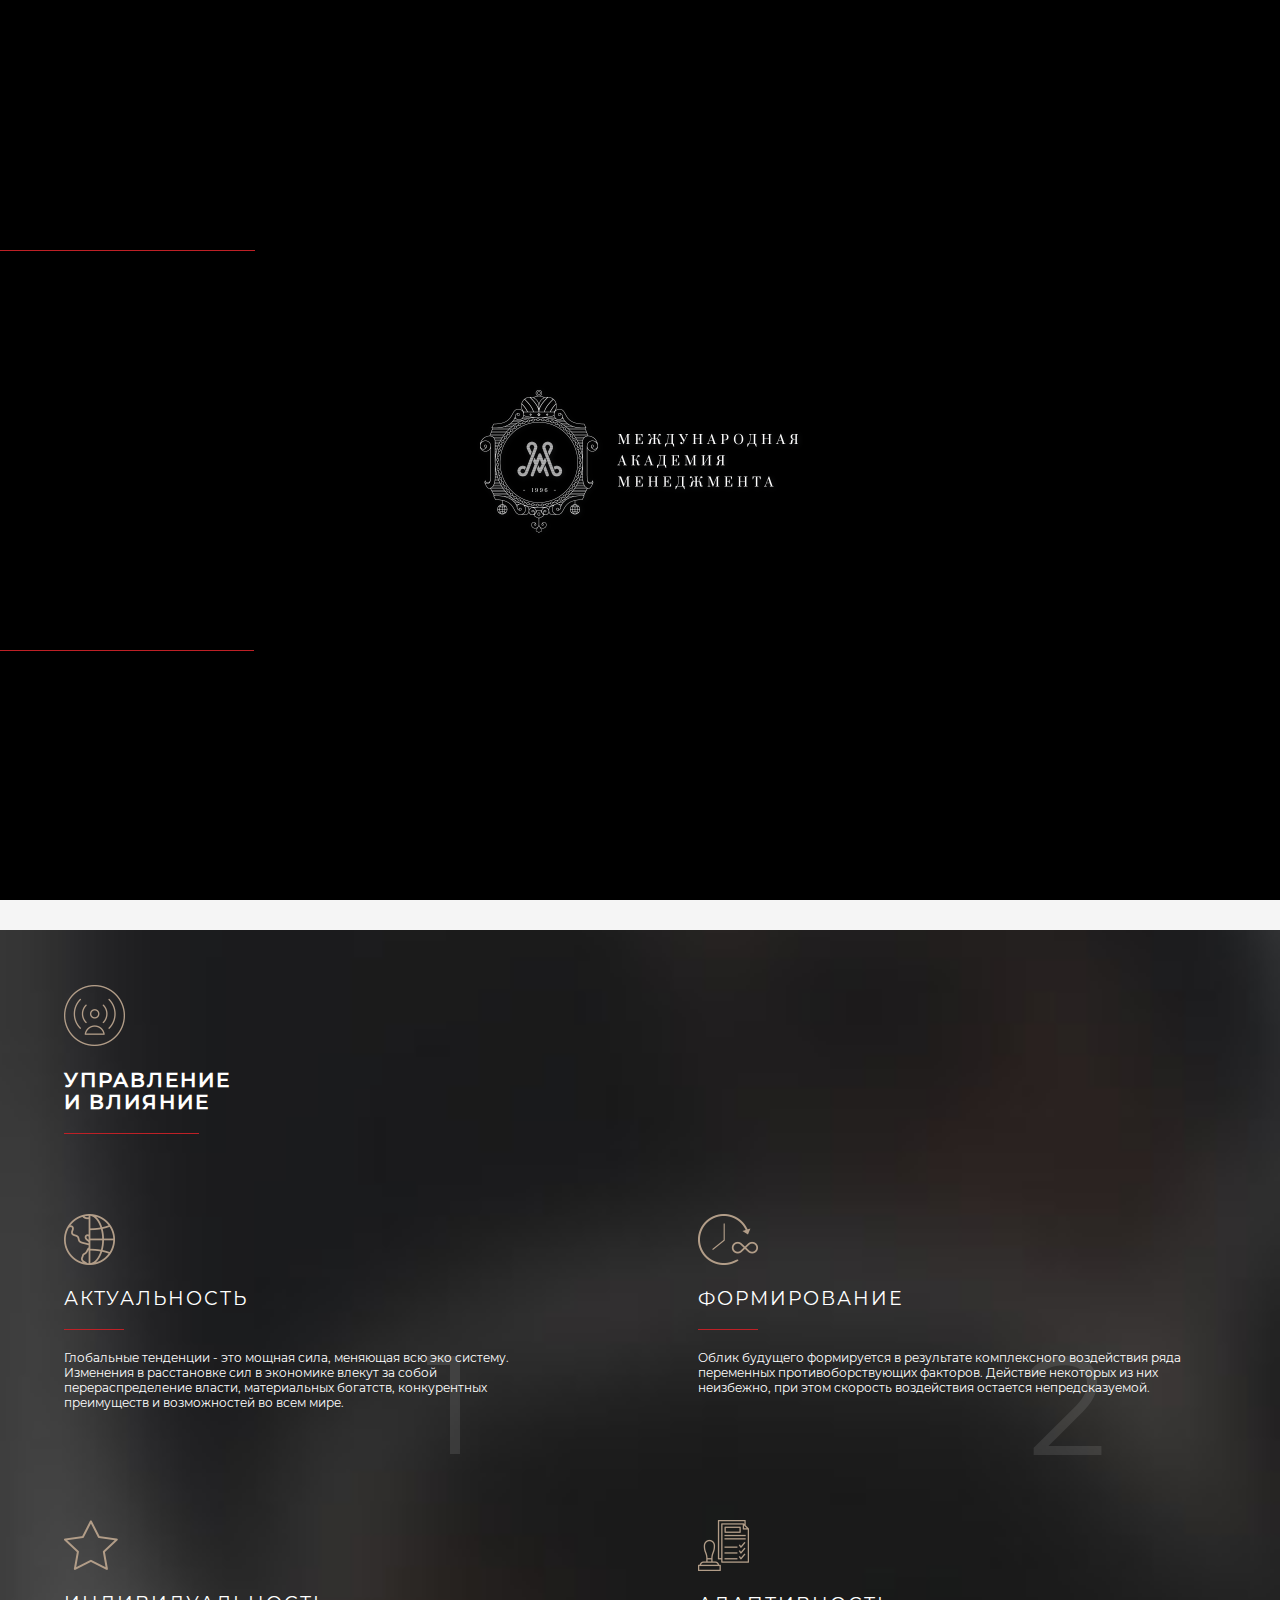
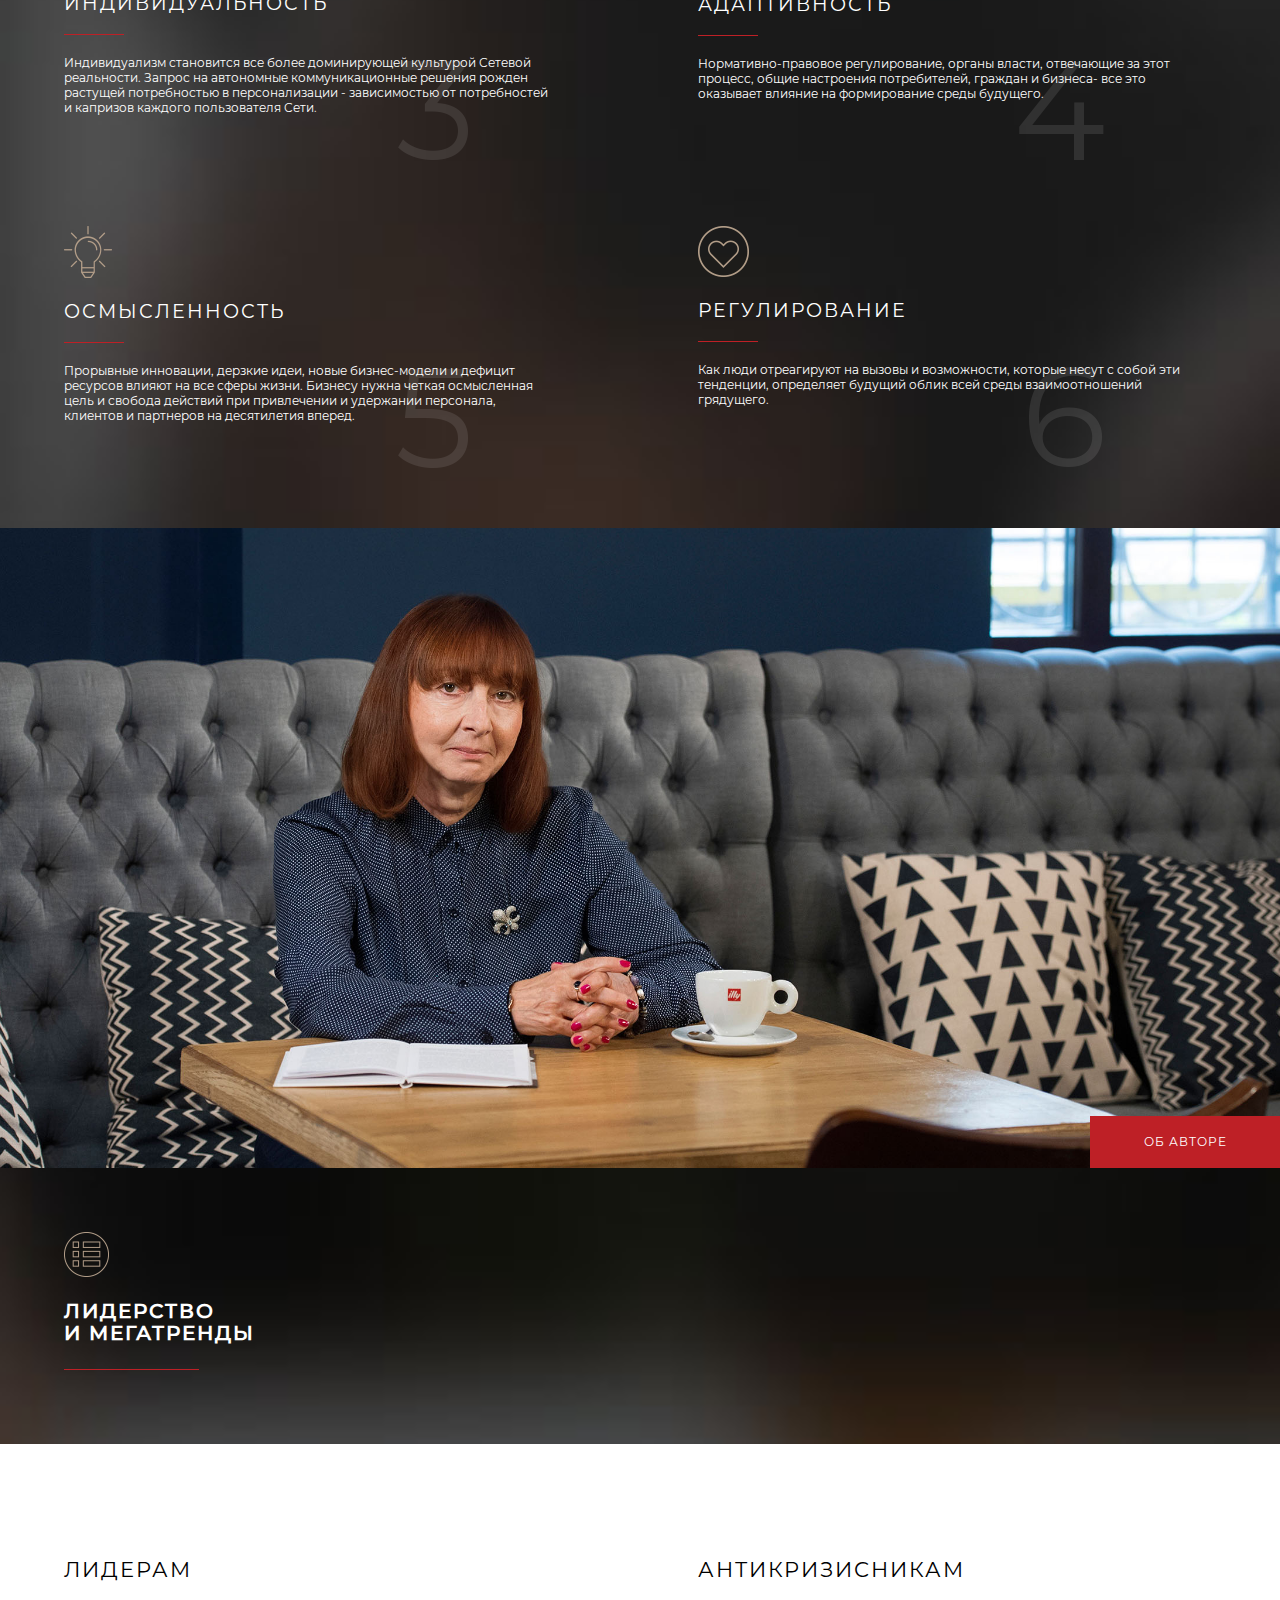
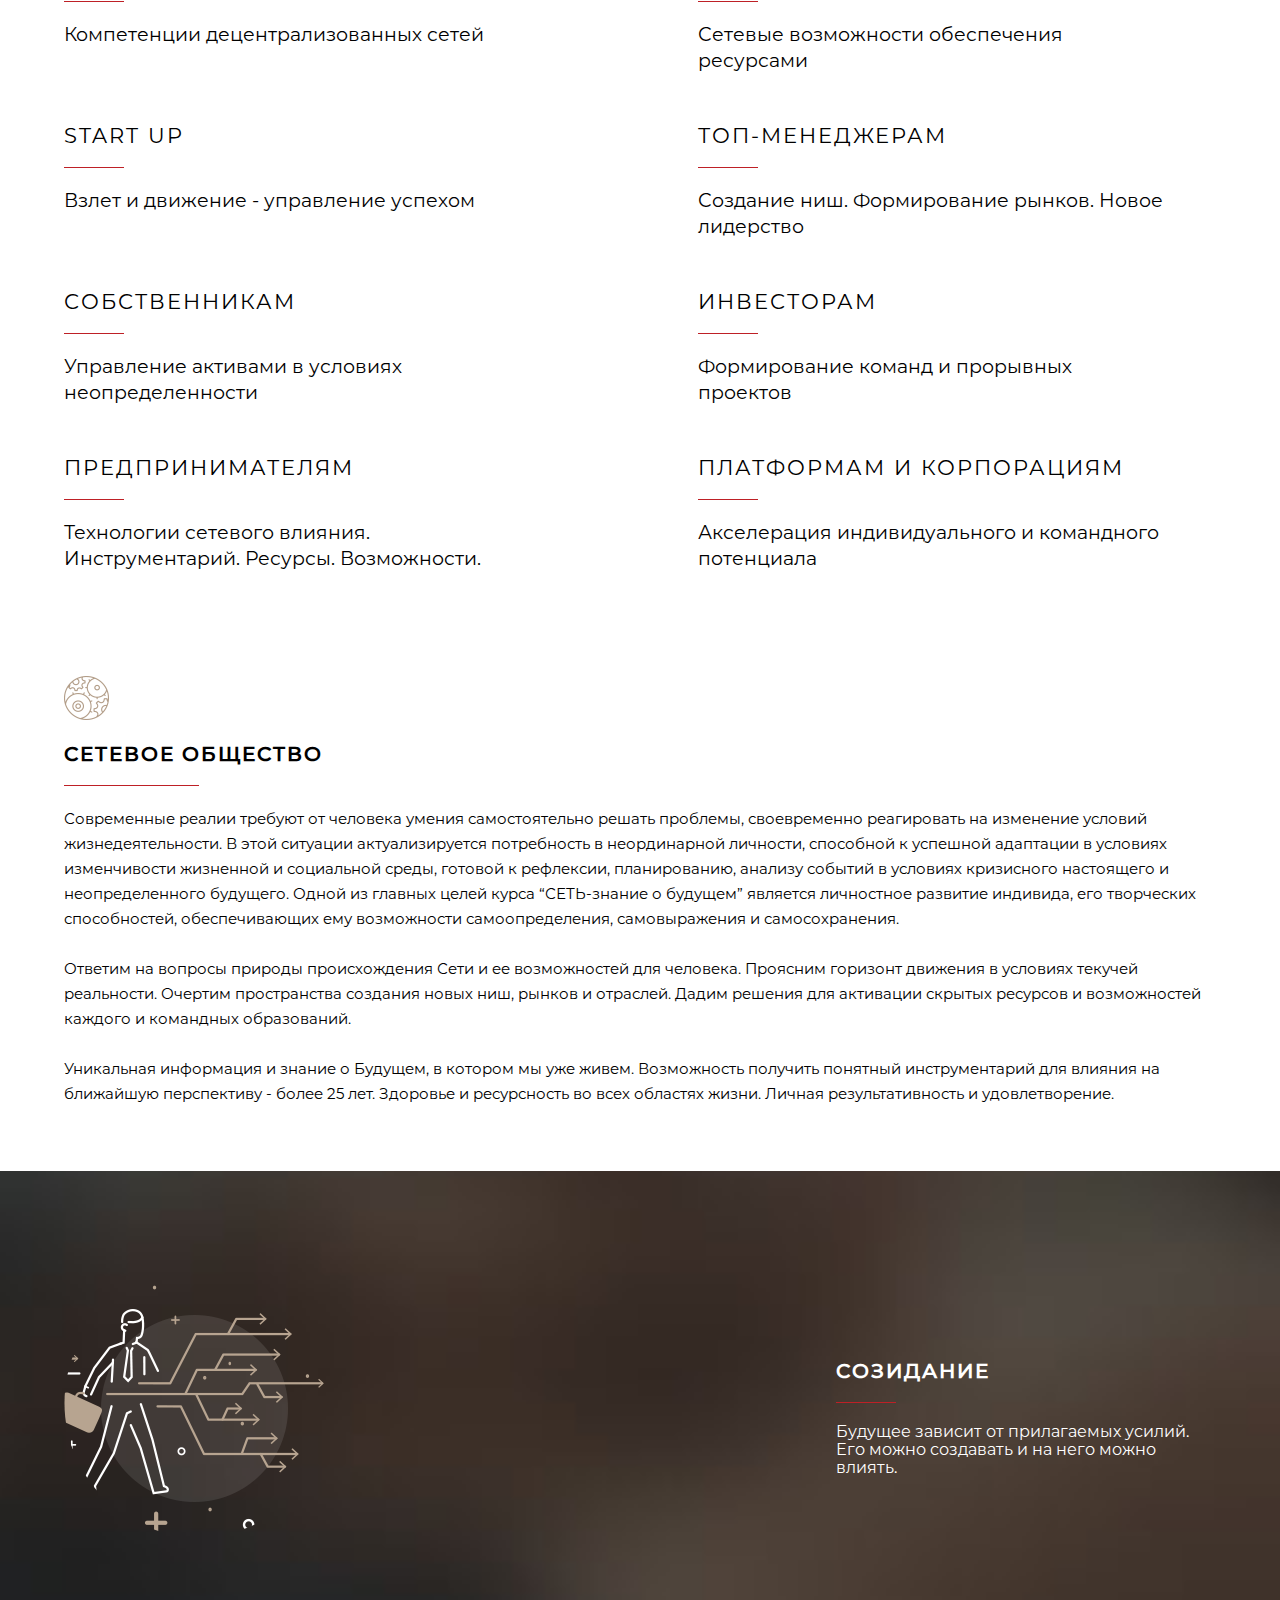
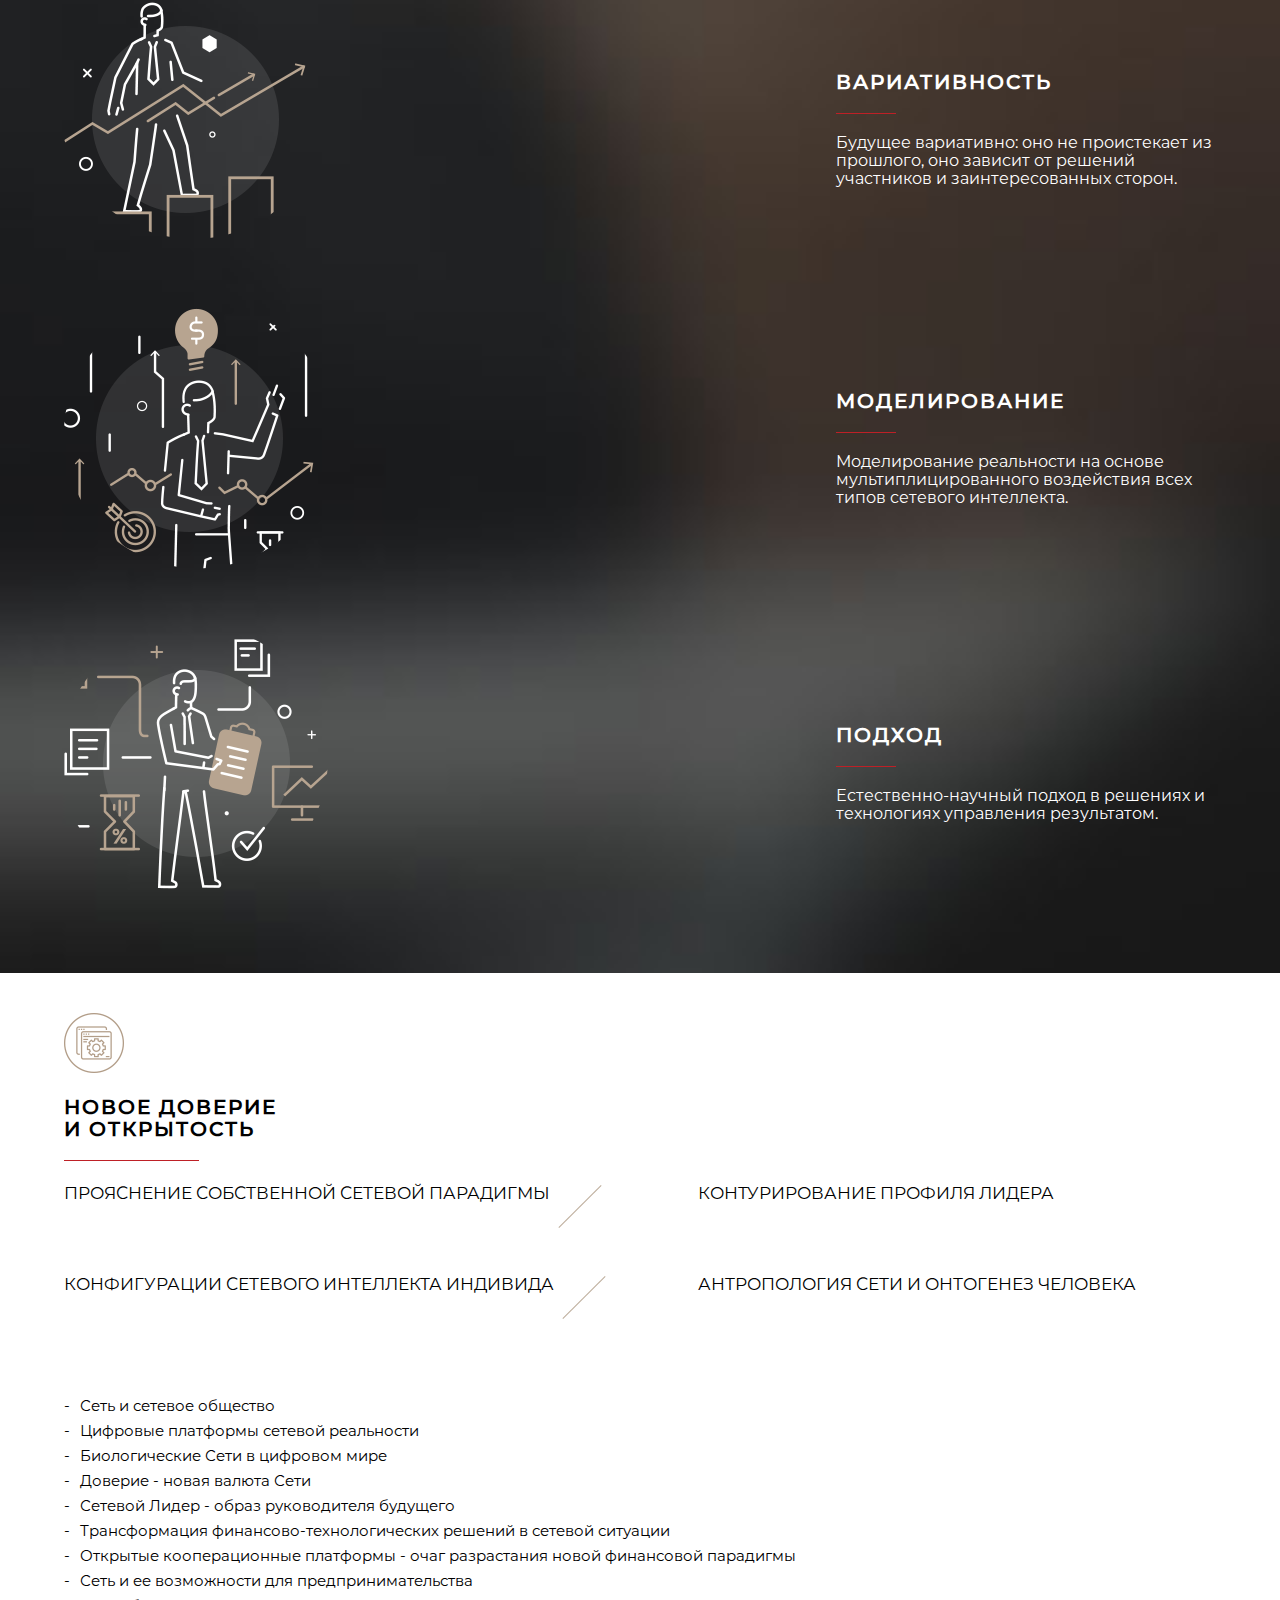
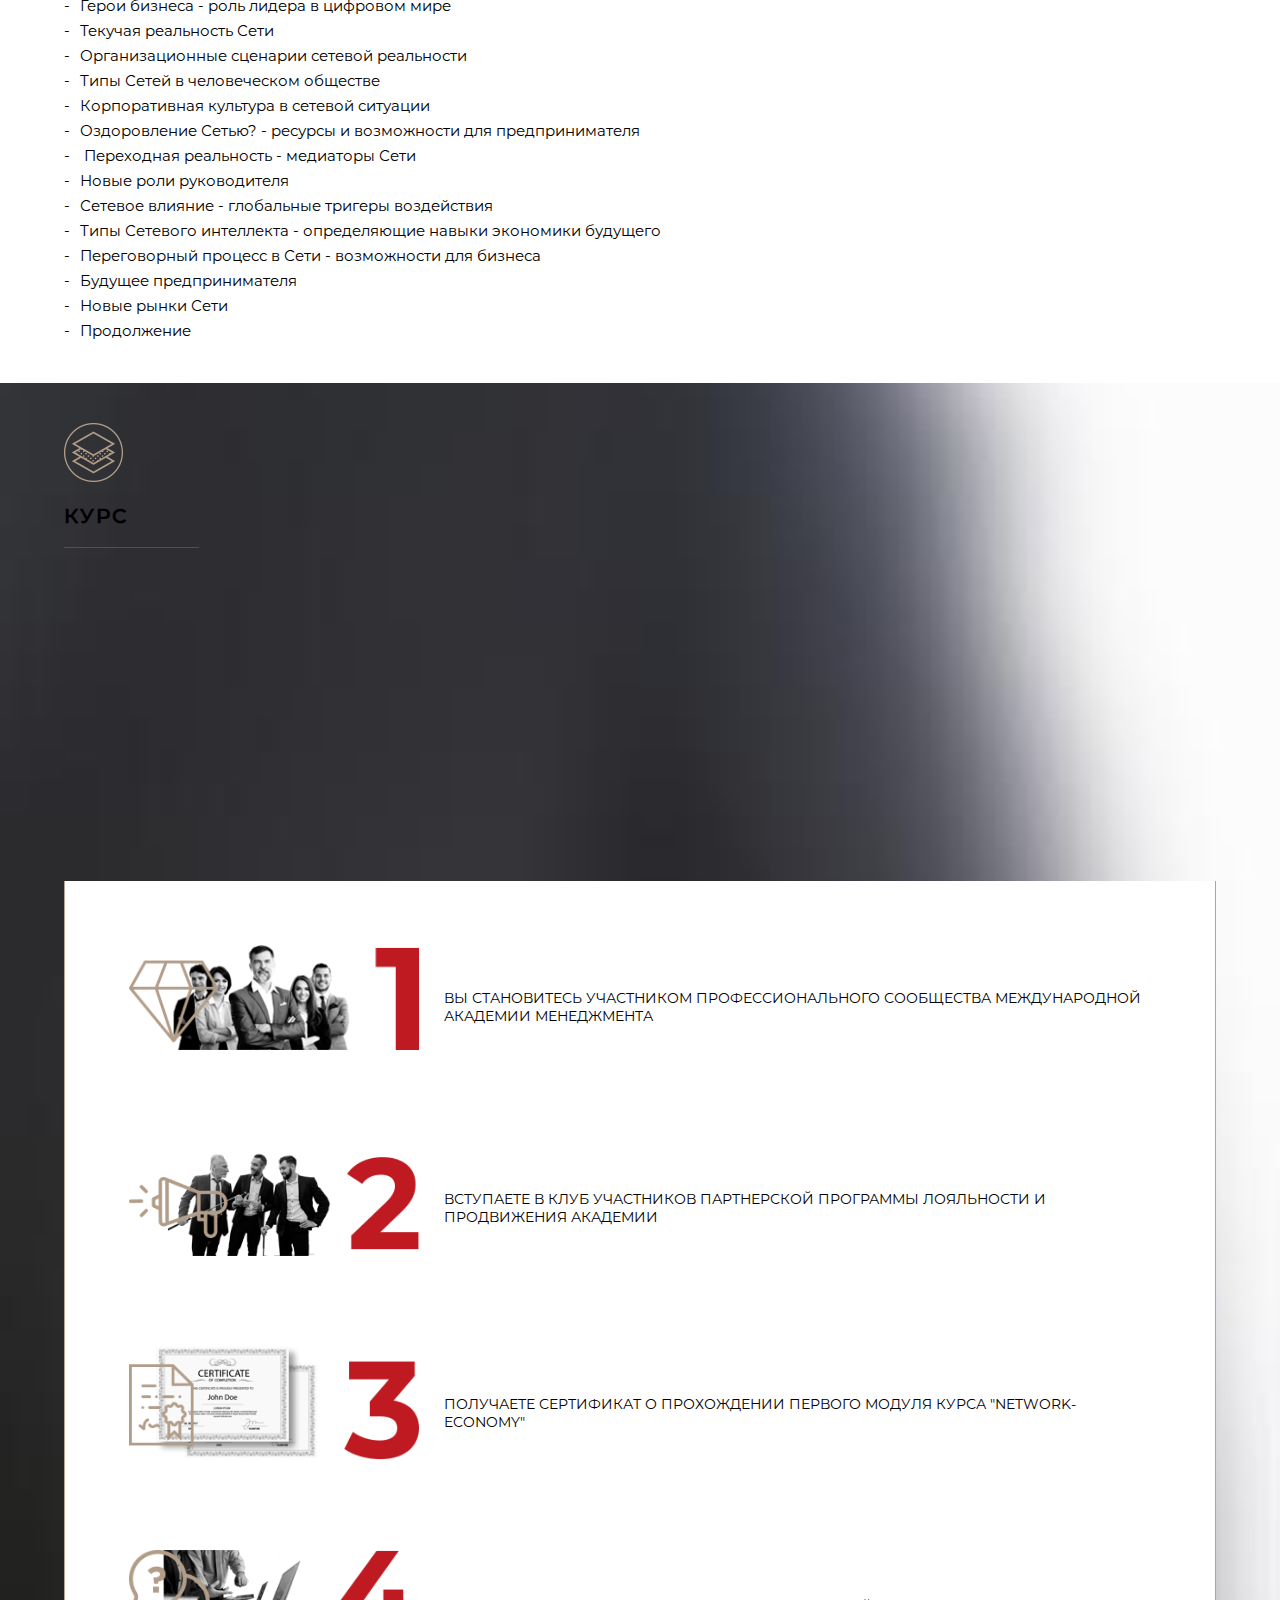
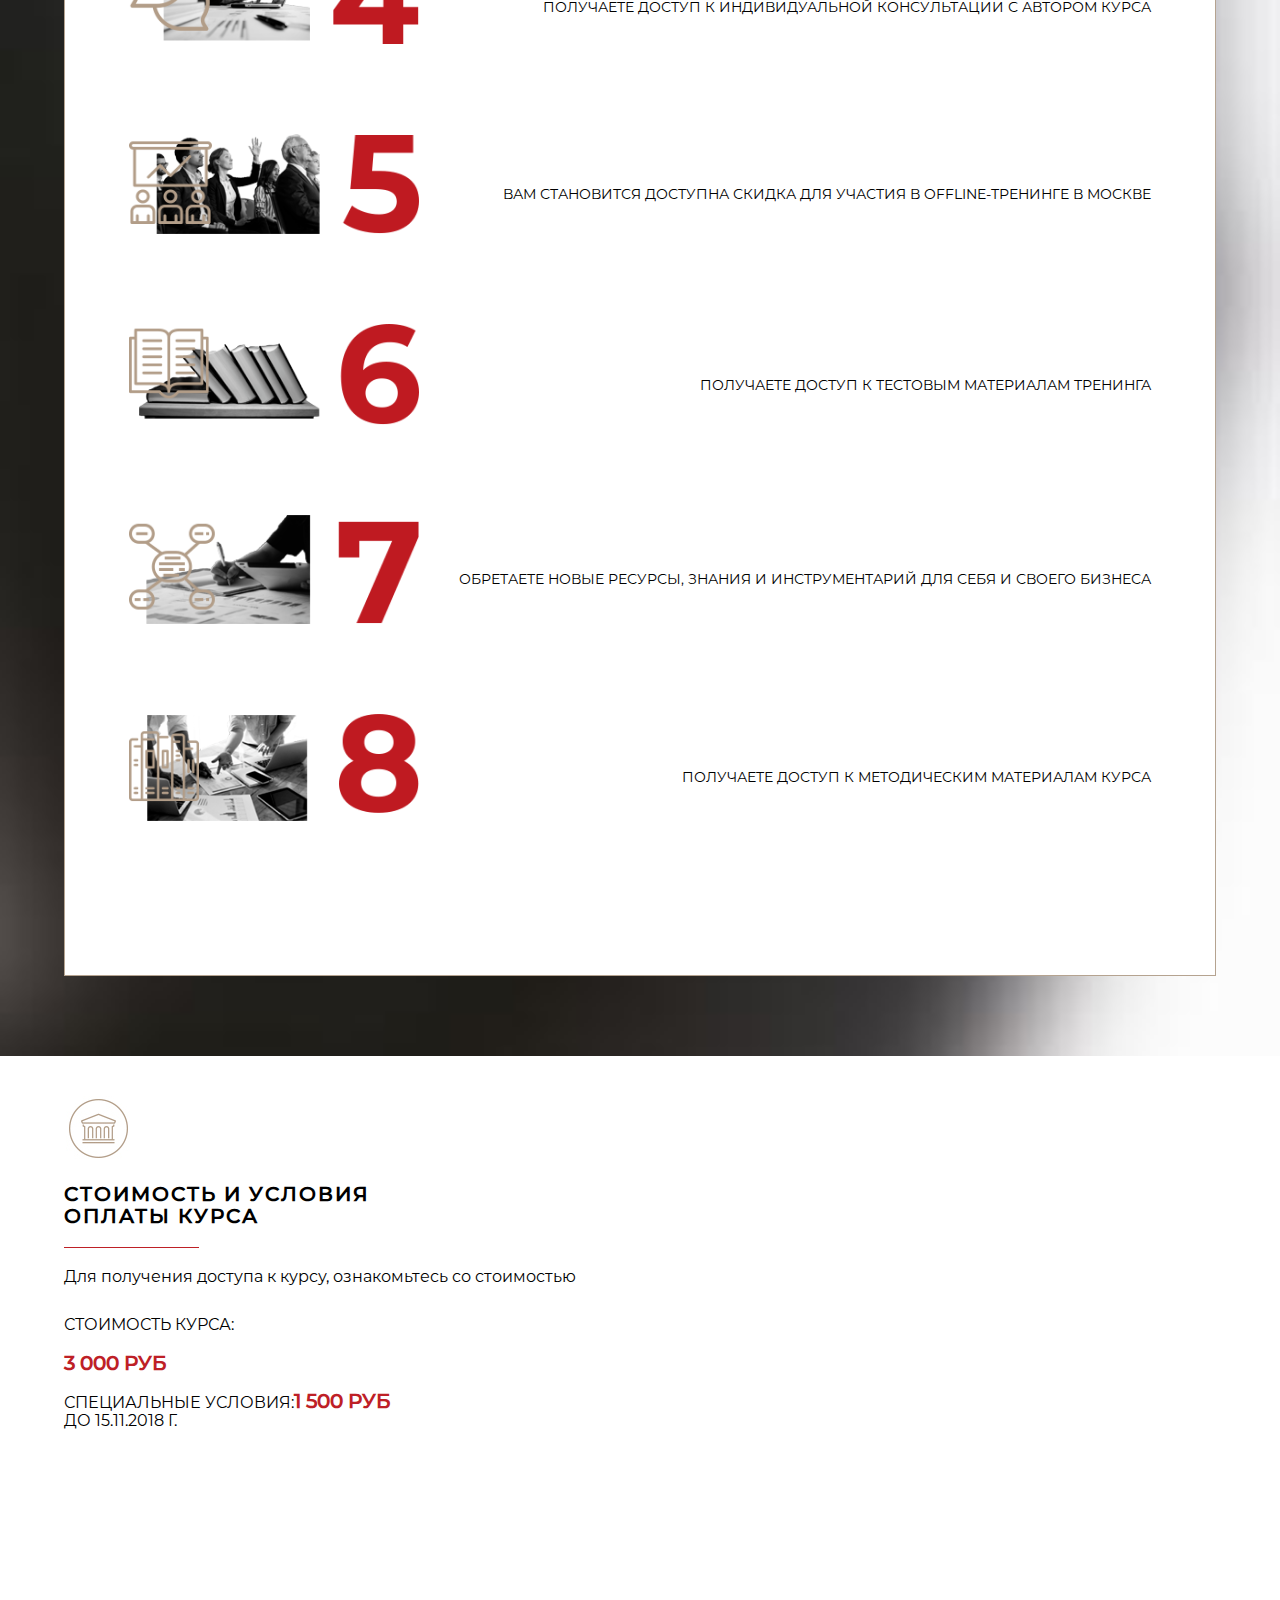
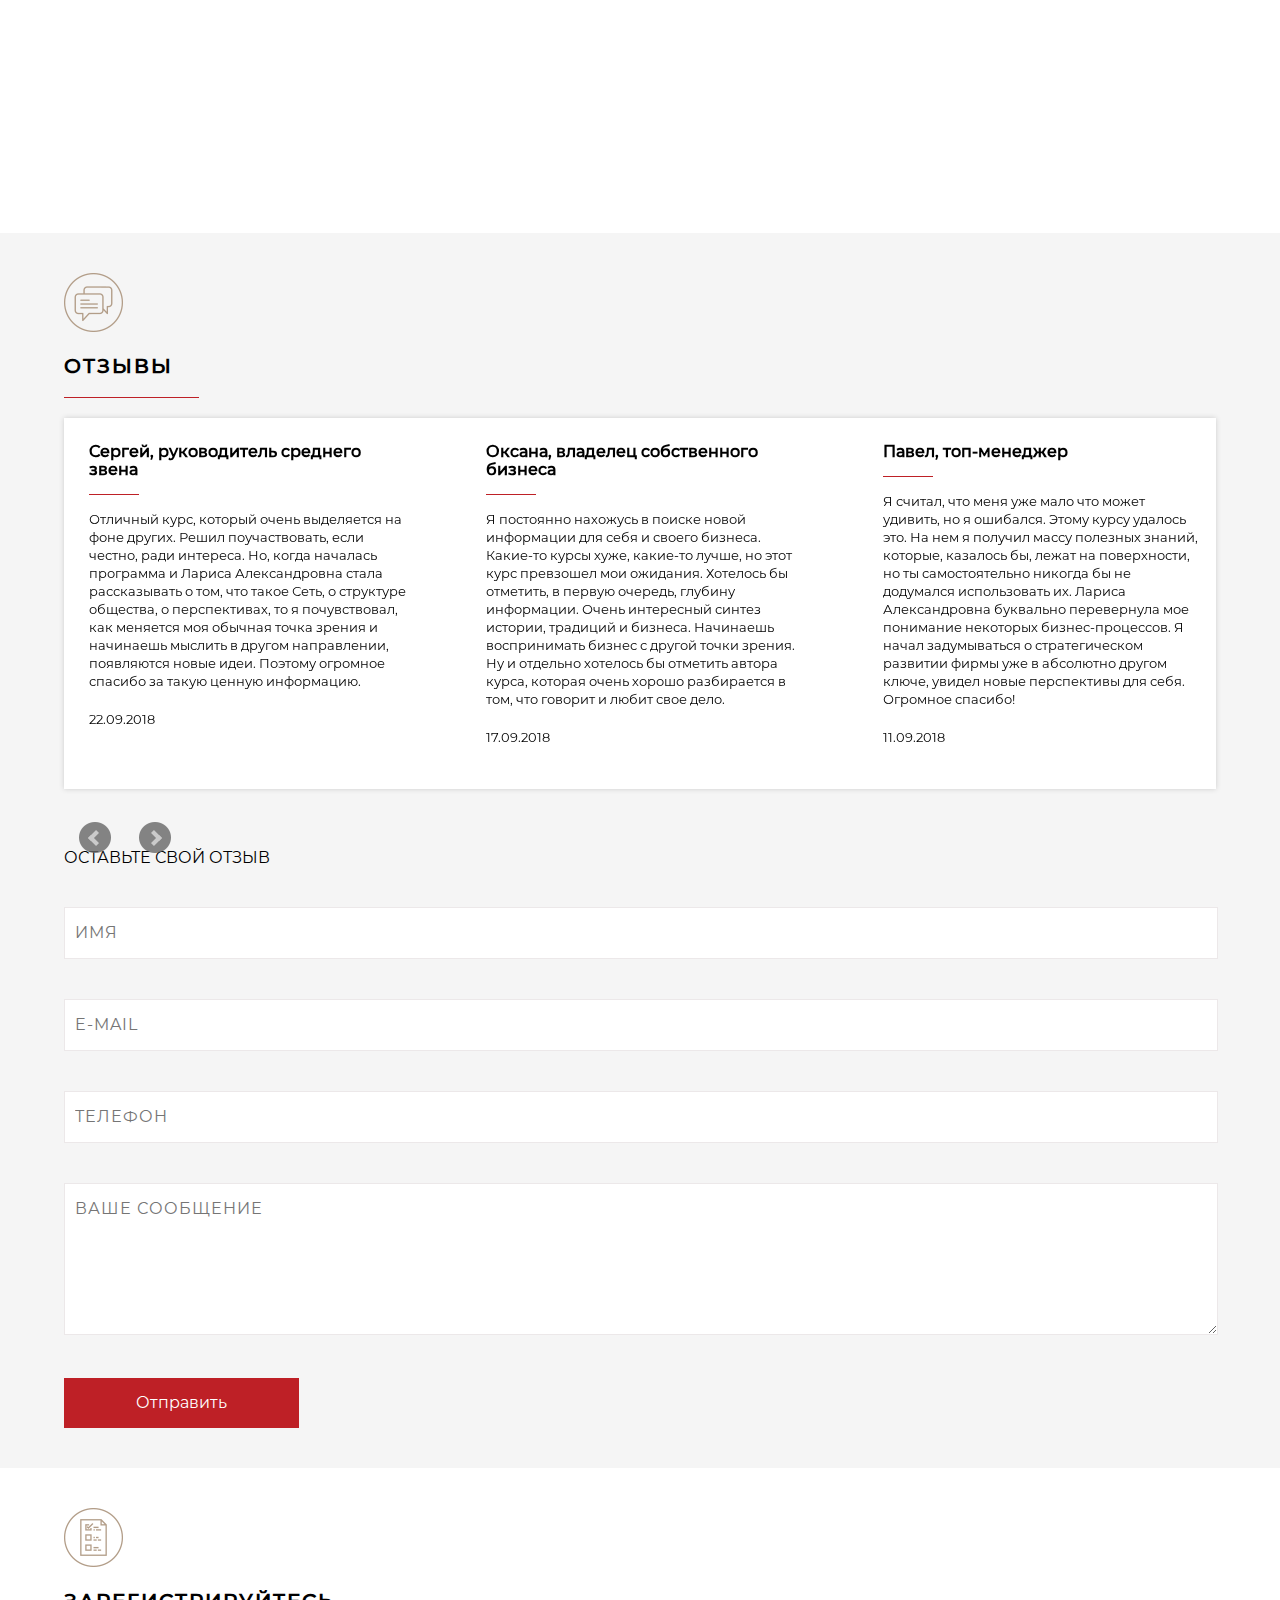
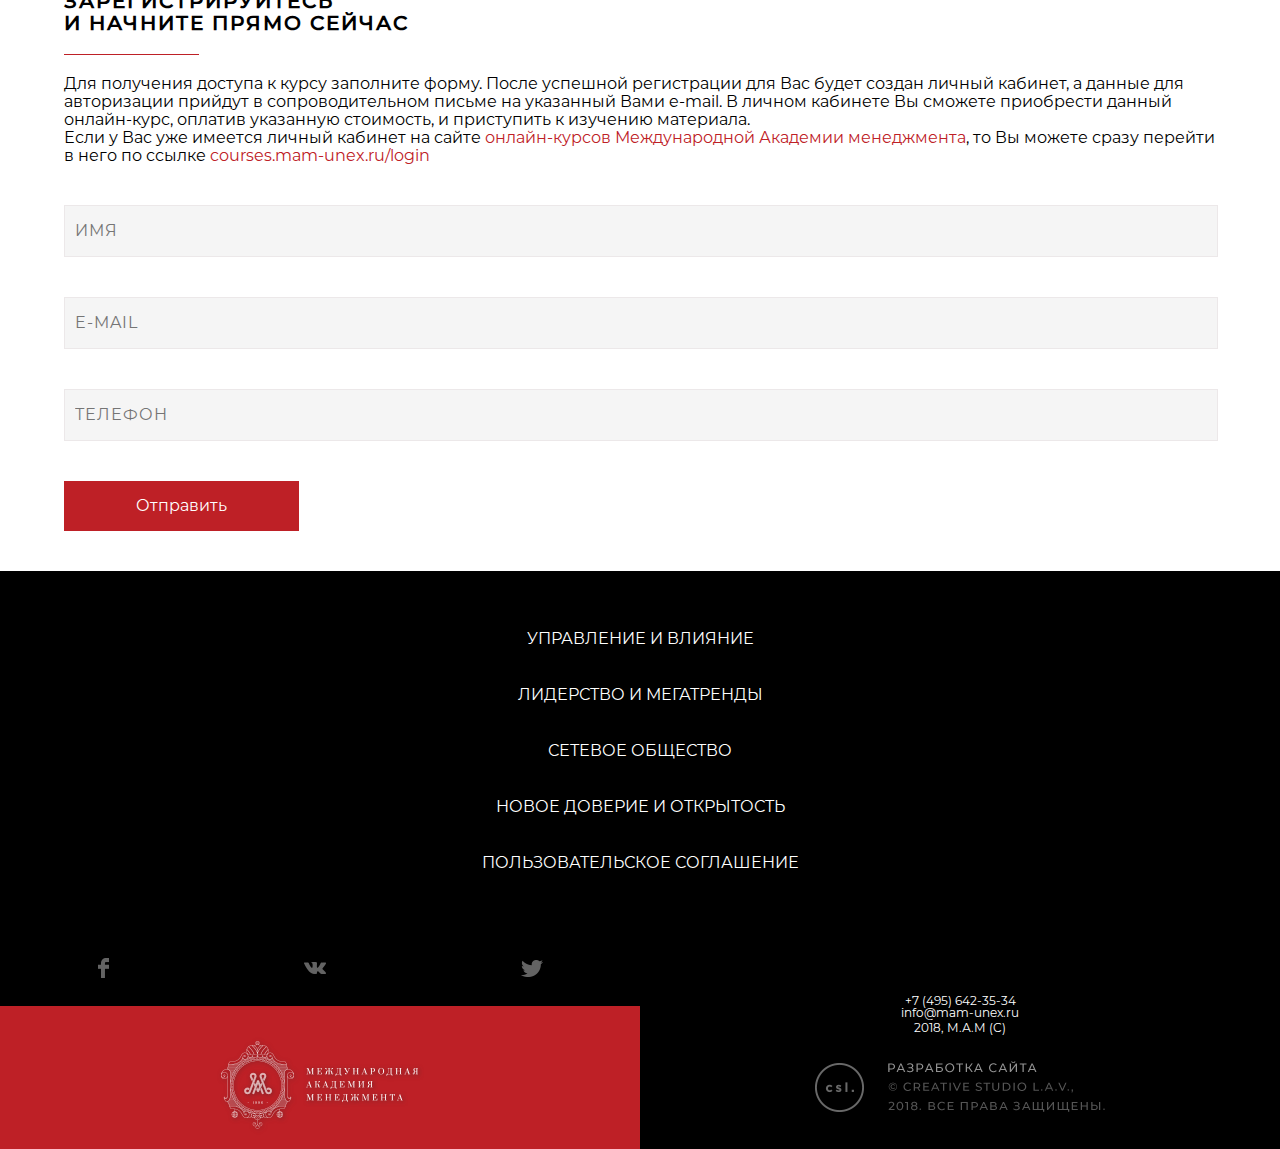
<file: index2.html>
<!DOCTYPE html>
<html lang="en">
<head>
    <meta charset="UTF-8">
    <meta name="viewport"
          content="width=device-width, user-scalable=no, initial-scale=1.0, maximum-scale=1.0, minimum-scale=1.0"/>
    <title>Онлайн-курс "Бизнес в условиях сетевой экономики"</title>
    <link rel="shortcut icon" href="32x32_red.png" type="image/png" />
    <link href="css/reset.css" rel="stylesheet" type="text/css">
    <link href="css/animate.css" rel="stylesheet" type="text/css">
    <link href="fancybox/jquery.fancybox.min.css" rel="stylesheet" type="text/css">
    <link href="bxSlider/jquery.bxslider.min.css" rel="stylesheet" type="text/css">
    <link href="css/style.css" rel="stylesheet" type="text/css">
</head>

<body>

<div id="loading">
    <img src="img/footer-logo.png">
    <div class="upline1"></div>
    <div class="upline2"></div>
</div>
<div id="top-panel" class="secondVar">
    <div class="wrapper">
        <a href="index.html" class="logo"></a>
        <div class="top-panel-right">
            <ul class="menu closed">
                <li><a href="tel:+74956423534">+7 (495) 642-35-34</a></li>
                <li><a href="mailto:info@mam-unex.ru">info@mam-unex.ru</a>
                </li>
                <div class="sep"></div>
                <li><a href="#managment">Управление и влияние</a></li>
                <li><a href="#lider-head">Лидерство и мегатренды</a></li>
                <li><a href="#network">Сетевое общество</a></li>
                <li><a href="#trust">Новое доверие и открытость</a></li>
            </ul>
            <a class="menu-open-btn"></a>
            <div class="sep" id="menu-separator"></div>
        </div>
    </div>
</div>
<div id="head">
    <div class="photo"></div>
    <div class="fio"><img src="img/fio-desk.png"></div>
    <a class="about-btn" data-fancybox data-src="#bio" href="javascript:;">Об авторе</a>

    <div class="content-block">
        <p class="wow fadeIn" data-wow-delay2="1500ms">Онлайн-курс</p>
        <h1 class="wow fadeIn" data-wow-delay2="1500ms">Бизнес в условиях<br> сетевой экономики</h1>
        <div class="red-line wow fadeIn" data-wow-delay2="1500ms"></div>
        <div class="text wow fadeIn" data-wow-delay2="1500ms">Размышляя о будущем, мы неизбежно задаемся животрепещущими
            вопросами нашего времени: как
            повлияет победоносное шествие технологий, где и как мы будем жить? Работать? Нужна ли будет работа вообще?
            Каково будет наше место в этом “оцифрованном” мире?
        </div>
        <a class="begin-btn wow fadeIn" data-wow-delay2="1500ms" data-fancybox data-src="#reg2"
           href="javascript:;">Начать обучение</a>
    </div>

</div>


<div id="managment">
    <div class="wrapper">
        <img src="img/man-icon.png" class="wow fadeIn" data-wow-delay2="200ms">
        <h2 class="wow fadeIn" data-wow-delay2="200ms">Управление<br> и влияние</h2>
        <div class="red-line wow fadeIn" data-wow-delay2="200ms"></div>
        <div class="items">
            <div class="item i1 wow fadeIn" data-wow-delay2="100ms">
                <img src="img/m5.png">
                <h3>Актуальность</h3>
                <div class="red-line"></div>
                <p>Глобальные тенденции - это мощная сила,
                    меняющая всю эко систему. Изменения
                    в расстановке сил в экономике влекут
                    за собой перераспределение власти,
                    материальных богатств, конкурентных
                    преимуществ и возможностей во
                    всем мире.</p>
            </div>
            <div class="item i2 wow fadeIn" data-wow-delay2="200ms">
                <img src="img/m6.png">
                <h3>Формирование</h3>
                <div class="red-line"></div>
                <p>Облик будущего формируется в результате
                    комплексного воздействия ряда переменных
                    противоборствующих факторов. Действие
                    некоторых из них неизбежно, при этом
                    скорость воздействия остается
                    непредсказуемой.</p>
            </div>
            <div class="item i3 wow fadeIn" data-wow-delay2="100ms">
                <img src="img/m3.png">
                <h3>Индивидуальность</h3>
                <div class="red-line"></div>
                <p>Индивидуализм становится все более
                    доминирующей культурой Сетевой реальности.
                    Запрос на автономные коммуникационные
                    решения рожден растущей потребностью
                    в персонализации - зависимостью от
                    потребностей и капризов каждого
                    пользователя Сети.</p>
            </div>
            <div class="item i4 wow fadeIn" data-wow-delay2="200ms">
                <img src="img/m4.png">
                <h3>Адаптивность</h3>
                <div class="red-line"></div>
                <p>Нормативно-правовое регулирование, органы
                    власти, отвечающие за этот процесс, общие
                    настроения потребителей, граждан и бизнеса-
                    все это оказывает влияние на формирование
                    среды будущего.</p>
            </div>
            <div class="item i5 wow fadeIn" data-wow-delay2="100ms">
                <img src="img/m2.png">
                <h3>Осмысленность</h3>
                <div class="red-line"></div>
                <p>Прорывные инновации, дерзкие идеи, новые
                    бизнес-модели и дефицит ресурсов влияют
                    на все сферы жизни. Бизнесу нужна четкая
                    осмысленная цель и свобода действий при
                    привлечении и удержании персонала,
                    клиентов и партнеров на десятилетия
                    вперед.</p>
            </div>
            <div class="item i6 wow fadeIn" data-wow-delay2="200ms">
                <img src="img/m1.png">
                <h3>Регулирование</h3>
                <div class="red-line"></div>
                <p>Как люди отреагируют на вызовы и
                    возможности, которые несут с собой эти
                    тенденции, определяет будущий облик
                    всей среды взаимоотношений грядущего.</p>
            </div>
        </div>
    </div>
</div>
<div id="lider-head">
    <div class="wrapper">
        <div class="photo wow fadeIn" data-wow-delay2="400ms"><a class="about-btn" data-fancybox data-src="#bio"
                                                                 href="javascript:;">Об авторе</a></div>
        <div class="content-block wow fadeIn" data-wow-delay2="50ms">
            <img src="img/l1.png">
            <h2>Лидерство<br> и мегатренды</h2>
            <div class="red-line"></div>
        </div>
    </div>
</div>
<div id="lider">
    <div class="wrapper">

        <div class="items">
            <div class="item wow fadeIn" data-wow-delay2="100ms">
                <h3>ЛИдерам</h3>
                <div class="red-line"></div>
                <p>Компетенции децентрализованных сетей</p>
            </div>
            <div class="item wow fadeIn" data-wow-delay2="200ms">
                <h3>АНТИКРИЗИСНИКАМ</h3>
                <div class="red-line"></div>
                <p>Сетевые возможности обеспечения ресурсами</p>
            </div>
            <div class="item wow fadeIn" data-wow-delay2="100ms">
                <h3>START UP</h3>
                <div class="red-line"></div>
                <p>Взлет и движение - управление успехом</p>
            </div>
            <div class="item wow fadeIn" data-wow-delay2="200ms">
                <h3>ТОП-МЕНЕДЖЕРАМ</h3>
                <div class="red-line"></div>
                <p>Создание ниш. Формирование рынков. Новое лидерство</p>
            </div>
            <div class="item wow fadeIn" data-wow-delay2="100ms">
                <h3>Собственникам</h3>
                <div class="red-line"></div>
                <p>Управление активами в условиях неопределенности</p>
            </div>
            <div class="item wow fadeIn" data-wow-delay2="200ms">
                <h3>ИНВЕСТОРАМ</h3>
                <div class="red-line"></div>
                <p>Формирование команд и прорывных проектов</p>
            </div>
            <div class="item wow fadeIn" data-wow-delay2="100ms">
                <h3>ПРЕДПРИНИМАТЕЛЯМ</h3>
                <div class="red-line"></div>
                <p>Технологии сетевого влияния. Инструментарий. Ресурсы. Возможности.</p>
            </div>
            <div class="item wow fadeIn" data-wow-delay2="200ms">
                <h3>ПЛАТФОРМАМ
                    И КОРПОРАЦИЯМ</h3>
                <div class="red-line"></div>
                <p>Акселерация индивидуального и командного потенциала</p>
            </div>
        </div>
    </div>
</div>
<div id="network">
    <div class="wrapper">
        <img src="img/network-icon.png" class="wow fadeIn" data-wow-delay2="100ms">
        <h2 class="wow fadeIn" data-wow-delay2="100ms">Сетевое общество</h2>
        <div class="red-line wow fadeIn" data-wow-delay2="100ms"></div>
        <div class="text wow fadeIn" data-wow-delay2="100ms"><p>Современные реалии требуют от человека умения
            самостоятельно решать проблемы, своевременно
            реагировать на изменение условий жизнедеятельности. В этой ситуации актуализируется потребность в
            неординарной
            личности, способной к успешной адаптации в условиях изменчивости жизненной и социальной среды, готовой к
            рефлексии, планированию, анализу событий в условиях кризисного настоящего и неопределенного будущего. Одной
            из
            главных целей курса “СЕТЬ-знание о будущем” является личностное развитие индивида, его творческих
            способностей,
            обеспечивающих ему возможности самоопределения, самовыражения и самосохранения.</p>
            <p>Ответим на вопросы природы происхождения Сети и ее возможностей для человека. Проясним горизонт движения
                в
                условиях текучей реальности. Очертим пространства создания новых ниш, рынков и отраслей. Дадим решения
                для
                активации скрытых ресурсов и возможностей каждого и командных образований. </p>
            <p>Уникальная информация и знание о Будущем, в котором
                мы уже живем. Возможность получить понятный инструментарий для влияния на ближайшую перспективу - более
                25
                лет. Здоровье и ресурсность во всех областях жизни. Личная результативность и удовлетворение.</p>
        </div>
    </div>
</div>
<div id="network-sub">
    <div class="wrapper">
        <div class="items">
            <div class="item wow fadeIn" data-wow-delay2="100ms">
                <img src="img/n1.png">
                <div><h3>Созидание</h3>
                    <div class="red-line"></div>
                    <p>Будущее зависит от прилагаемых усилий. Его можно создавать
                        и на него можно влиять.</p></div>
            </div>
            <div class="item wow fadeIn" data-wow-delay2="100ms">
                <img src="img/n2.png">
                <div><h3>Вариативность</h3>
                    <div class="red-line"></div>
                    <p>Будущее вариативно: оно не проистекает из прошлого, оно зависит от решений участников
                        и заинтересованных сторон.</p></div>
            </div>
            <div class="item wow fadeIn" data-wow-delay2="100ms">
                <img src="img/n3.png">
                <div><h3>Моделирование</h3>
                    <div class="red-line"></div>
                    <p>Моделирование реальности на основе мультиплицированного воздействия всех типов сетевого
                        интеллекта.</p></div>
            </div>
            <div class="item wow fadeIn" data-wow-delay2="100ms">
                <img src="img/n4.png">
                <div><h3>Подход</h3>
                    <div class="red-line"></div>
                    <p>Естественно-научный подход в решениях и технологиях управления результатом.</p></div>
            </div>
        </div>
    </div>
</div>
<div id="trust">
    <div class="wrapper">
        <img src="img/trust-icon.png" class="wow fadeIn" data-wow-delay2="100ms">
        <h2 class="wow fadeIn" data-wow-delay2="100ms">Новое доверие<br> и открытость</h2>
        <div class="red-line wow fadeIn" data-wow-delay2="100ms"></div>
        <div class="items">
            <div class="item wow fadeIn" data-wow-delay2="100ms">Прояснение собственной
                сетевой парадигмы
                <div class="line"></div>
            </div>
            <div class="item wow fadeIn" data-wow-delay2="200ms">Контурирование
                профиля лидера
                <div class="line"></div>
            </div>
            <div class="item wow fadeIn" data-wow-delay2="300ms">Конфигурации сетевого
                интеллекта индивида
                <div class="line"></div>
            </div>
            <div class="item wow fadeIn" data-wow-delay2="400ms">Антропология Сети
                и онтогенез человека
            </div>
        </div>
        <div class="text wow fadeIn" data-wow-delay2="400ms">
            <ul>
                <li>Сеть и сетевое общество</li>
                <li>Цифровые платформы сетевой реальности</li>
                <li>Биологические Сети в цифровом мире</li>
                <li>Доверие - новая валюта Сети</li>
                <li>Сетевой Лидер - образ руководителя будущего</li>
                <li>Трансформация финансово-технологических решений в сетевой ситуации</li>
                <li>Открытые кооперационные платформы - очаг разрастания новой финансовой парадигмы</li>
                <li>Сеть и ее возможности для предпринимательства</li>
                <li>Герои бизнеса - роль лидера в цифровом мире</li>
                <li>Текучая реальность Сети</li>
                <li>Организационные сценарии сетевой реальности</li>
                <li>Типы Сетей в человеческом обществе</li>
                <li>Корпоративная культура в сетевой ситуации</li>
                <li>Оздоровление Сетью? - ресурсы и возможности для предпринимателя</li>
                <li> Переходная реальность - медиаторы Сети</li>
                <li>Новые роли руководителя</li>
                <li>Сетевое влияние - глобальные тригеры воздействия</li>
                <li>Типы Сетевого интеллекта - определяющие навыки экономики будущего</li>
                <li>Переговорный процесс в Сети - возможности для бизнеса</li>
                <li>Будущее предпринимателя</li>
                <li>Новые рынки Сети</li>
                <li>Продолжение</li>
            </ul>
        </div>
    </div>
</div>
<div id="kurs">
    <div class="wrapper">
        <img src="img/kurs-icon.png" class="wow fadeIn" data-wow-delay2="100ms">
        <h2 class="wow fadeIn" data-wow-delay2="100ms">Курс</h2>
        <div class="red-line wow fadeIn" data-wow-delay2="100ms"></div>
        <iframe class="video wow fadeIn" data-wow-delay2="200ms" src="https://www.youtube.com/embed/m6UKD-v03_s"
                frameborder="0" allow="encrypted-media"
                allowfullscreen></iframe>
        <div class="items">
            <div class="item wow fadeIn" data-wow-delay2="100ms">
                <img src="img/k1.png">
                <p>Вы становитесь участником профессионального сообщества Международной Академии менеджмента</p>
            </div>
            <div class="item wow fadeIn" data-wow-delay2="100ms">
                <img src="img/k2.png">
                <p>Вступаете в клуб участников партнерской программы лояльности и продвижения Академии</p>
            </div>
            <div class="item wow fadeIn" data-wow-delay2="100ms">
                <img src="img/k3.png">
                <p>Получаете Сертификат о прохождении первого модуля
                    курса "Network-Economy"</p>
            </div>
            <div class="item wow fadeIn" data-wow-delay2="100ms">
                <img src="img/k4.png">
                <p>Получаете доступ к индивидуальной
                    консультации с автором курса</p>
            </div>
            <div class="item wow fadeIn" data-wow-delay2="100ms">
                <img src="img/k5.png">
                <p>Вам становится доступна скидка
                    для участия в offline-тренинге
                    в Москве</p>
            </div>
            <div class="item wow fadeIn" data-wow-delay2="100ms">
                <img src="img/k6.png">
                <p>Получаете доступ к тестовым материалам тренинга</p>
            </div>
            <div class="item wow fadeIn" data-wow-delay2="100ms">
                <img src="img/k7.png">
                <p>Обретаете новые ресурсы, знания и инструментарий для себя и своего бизнеса</p>
            </div>
            <div class="item wow fadeIn" data-wow-delay2="100ms">
                <img src="img/k8.png">
                <p>Получаете доступ к методическим
                    материалам курса</p>
            </div>

        </div>
    </div>
</div>
<div id="price-box">
    <div class="wrapper">
        <img src="img/price-icon.png" class="wow fadeIn" data-wow-delay2="100ms">
        <h2 class=" wow fadeIn" data-wow-delay2="100ms">Стоимость и условия<br>оплаты курса</h2>
        <div class="red-line  wow fadeIn" data-wow-delay2="100ms"></div>
        <p class="wow fadeIn" data-wow-delay2="100ms">Для получения доступа к курсу, ознакомьтесь со
            стоимостью</p>
        <div class="pay-items">
            <div class="item wow fadeIn" data-wow-delay2="100ms">
                <p>Стоимость курса:</p>
                <p class="price">3 000 руб</p>
                <p>специальные условия:<span class="price">1 500 руб</span><br>до 15.11.2018 г.</p>
            </div>
        </div>
    </div>
</div>
<iframe class="video wow fadeIn" data-wow-delay2="200ms" src="https://www.youtube.com/embed/s0dFMsFaHOM"
        frameborder="0" allow="encrypted-media"
        allowfullscreen></iframe>
<div id="recalls">
    <div class="wrapper">
        <img src="img/recalls.png" class="wow fadeIn" data-wow-delay2="100ms">
        <h2 class=" wow fadeIn" data-wow-delay2="100ms">Отзывы</h2>
        <div class="red-line  wow fadeIn" data-wow-delay2="100ms"></div>
        <div class="recalls-slider">
            <div class="item">
                <p class="fio">Сергей, руководитель среднего звена</p>
                <div class="sep"></div>
                <p class="text">Отличный курс, который очень выделяется на фоне других. Решил поучаствовать, если
                    честно, ради интереса. Но, когда началась программа и Лариса Александровна стала рассказывать о том,
                    что такое Сеть, о структуре общества, о перспективах, то я почувствовал, как меняется моя обычная
                    точка зрения и начинаешь мыслить в другом направлении, появляются новые идеи. Поэтому огромное
                    спасибо за такую ценную информацию.
                </p>
                <p class="date">22.09.2018</p>
            </div>
            <div class="item">
                <p class="fio">Оксана, владелец собственного бизнеса</p>
                <div class="sep"></div>
                <p class="text">Я постоянно нахожусь в поиске новой информации для себя и своего бизнеса. Какие-то курсы
                    хуже, какие-то лучше, но этот курс превзошел мои ожидания. Хотелось бы отметить, в первую очередь,
                    глубину информации. Очень интересный синтез истории, традиций и бизнеса. Начинаешь воспринимать
                    бизнес с другой точки зрения. Ну и отдельно хотелось бы отметить автора курса, которая очень хорошо
                    разбирается в том, что говорит и любит свое дело.
                </p>
                <p class="date">17.09.2018</p>
            </div>
            <div class="item">
                <p class="fio">Павел, топ-менеджер</p>
                <div class="sep"></div>
                <p class="text">Я считал, что меня уже мало что может удивить, но я ошибался. Этому курсу удалось это.
                    На нем я получил массу полезных знаний, которые, казалось бы, лежат на поверхности, но ты
                    самостоятельно никогда бы не додумался использовать их. Лариса Александровна буквально перевернула
                    мое понимание некоторых бизнес-процессов. Я начал задумываться о стратегическом развитии фирмы уже в
                    абсолютно другом ключе, увидел новые перспективы для себя. Огромное спасибо!
                </p>
                <p class="date">11.09.2018</p>
            </div>
            <div class="item">
                <p class="fio">Вадим, коммерческий директор</p>
                <div class="sep"></div>
                <p class="text">Мне этот курс дал очень много полезных знакомств в разных сферах. Это очень ценно, когда
                    в одном месте собираются лидеры в разных областях, у каждого свой опыт, точка зрения. Во время
                    прохождения курса я получил много инсайтов для будущего развития не только бизнеса, но и самого
                    себя. Ни на одном из курсов такого не было. Лариса Александровна открыта для вопросов и все очень
                    доступно рассказывает. Я убедился, что курсы такого формата однозначно нужно пройти каждому
                    управленцу или человеку, который хочет развиваться.
                </p>
                <p class="date">10.09.2018</p>
            </div>
            <div class="item">
                <p class="fio">Анита, финансовый директор</p>
                <div class="sep"></div>
                <p class="text">Хочу поблагодарить Ларису Александровну за изменение взглядов на многие вещи в жизни.
                    Если вы хотите и готовы к личной трансформации, то вам однозначно нужен этот курс. Во время обучения
                    происходит смещение старых убеждений и замена новыми. Возникают новые идеи для бизнеса, для
                    личностного развития. Я заметила, что на многие вещи я сейчас смотрю иначе и мышление становится
                    намного масштабнее, чего не было до этого. Курс однозначно стоит потраченных времени и денег.
                </p>
                <p class="date">5.09.2018</p>
            </div>
            <div class="item">
                <p class="fio">Андрей, владелец бизнеса</p>
                <div class="sep"></div>
                <p class="text">Хотите изменить свое мышление и раскачать свой потенциал? Тогда вам сюда. Очень
                    понравился автор и форма подачи материала. Во время обучения я был поражен глубиной той работы,
                    которая стоит за этим курсом. Масса полезной информации, которая просто заставила взглянуть на
                    многие вещи под другим углом, увидеть те перспективы, которых до этого ты не замечал. А не замечал
                    потому, что действовал по какой-то определенной схеме, которая уже на автопилоте. Однозначно
                    рекомендую пройти этот курс.
                </p>
                <p class="date">4.09.2018</p>
            </div>
        </div>
        <p class="your-rec">Оставьте свой отзыв</p>
        <form>
            <div class="full-width-input">
                <div class="row">
                    <input type="text" name="rec-name" placeholder="Имя" class="wow fadeIn"
                           data-wow-delay2="100ms"
                    >
                    <input type="email" name="rec-email" class="wow fadeIn" data-wow-delay2="200ms"
                           placeholder="E-mail"
                    >
                    <input type="tel" name="rec-phone" class="wow fadeIn" data-wow-delay2="300ms"
                           placeholder="Телефон"
                    >
                </div>
                <textarea name="rec-mess" class="wow fadeIn" data-wow-delay2="300ms"
                          placeholder="Ваше сообщение"></textarea>

                <a class="rec-btn wow fadeIn" data-wow-delay2="400ms">Отправить</a></div>
        </form>

    </div>
</div>
<div id="reg">
    <div class="wrapper">
        <img src="img/reg-icon.png" class="wow fadeIn" data-wow-delay2="100ms">
        <h2 class=" wow fadeIn" data-wow-delay2="100ms">Зарегистрируйтесь<br>и начните прямо сейчас</h2>
        <div class="red-line  wow fadeIn" data-wow-delay2="100ms"></div>
        <p class="wow fadeIn" data-wow-delay2="100ms">Для получения доступа к курсу заполните форму.
            После успешной регистрации для Вас будет создан личный кабинет, а данные для авторизации прийдут в
            сопроводительном письме на указанный Вами e-mail. В личном кабинете Вы сможете приобрести данный
            онлайн-курс,
            оплатив указанную стоимость, и приступить к изучению материала. <br>Если у Вас уже имеется личный кабинет на
            сайте
            <a href="https://courses.mam-unex.ru">онлайн-курсов Международной Академии менеджмента</a>,
            то Вы можете сразу перейти в него по ссылке <a href="https://courses.mam-unex.ru/login">courses.mam-unex.ru/login</a>
        </p>
        <div>
            <div class="screen-reader-response"></div>
            <form>
                <div class="full-width-input">
                    <input type="text" name="your-name" placeholder="Имя" class="wow fadeIn"
                           data-wow-delay2="100ms"
                    >
                    <input type="email" name="your-email" class="wow fadeIn" data-wow-delay2="200ms"
                           placeholder="E-mail"
                    >
                    <input type="tel" name="your-phone" class="wow fadeIn" data-wow-delay2="300ms"
                           placeholder="Телефон"
                    >
                    <a class="email-btn wow fadeIn" data-wow-delay2="400ms">Отправить</a></div>
            </form>
        </div>
    </div>
</div>
<div id="reg2" style="display: none">
    <div class="wrapper">
        <img src="img/reg-icon.png" class="wow fadeIn" data-wow-delay2="100ms">
        <h2 class="wow fadeIn" data-wow-delay2="100ms">Зарегистрируйтесь<br>и начните прямо сейчас</h2>
        <div class="red-line wow fadeIn" data-wow-delay2="100ms"></div>
        <p class="wow fadeIn" data-wow-delay2="100ms">Для получения доступа к курсу заполните форму.
            После успешной регистрации для Вас будет создан личный кабинет, а данные для авторизации прийдут в
            сопроводительном письме на указанный Вами e-mail. В личном кабинете Вы сможете приобрести данный
            онлайн-курс,
            оплатив указанную стоимость, и приступить к изучению материала. <br>Если у Вас уже имеется личный кабинет на
            сайте
            <a href="https://courses.mam-unex.ru">онлайн-курсов Международной Академии менеджмента</a>,
            то Вы можете сразу перейти в него по ссылке <a href="https://courses.mam-unex.ru/login">courses.mam-unex.ru/login</a>
        </p>
        <div>
            <div class="screen-reader-response"></div>
            <form>
                <div class="full-width-input">
                    <input type="text" name="your-name" placeholder="Имя" class="wow fadeIn"
                           data-wow-delay2="100ms"
                    >
                    <input type="email" name="your-email" class="wow fadeIn" data-wow-delay2="200ms"
                           placeholder="E-mail"
                    >
                    <input type="tel" name="your-phone" class="wow fadeIn" data-wow-delay2="300ms"
                           placeholder="Телефон"
                    >
                    <a class="email-btn wow fadeIn" data-wow-delay2="400ms">Отправить</a></div>
            </form>
        </div>
    </div>
</div>
<div id="footer">
    <ul class="menu">
        <li><a href="#managment">Управление и влияние</a></li>
        <li><a href="#lider-head">Лидерство и мегатренды</a></li>
        <li><a href="#network">Сетевое общество</a></li>
        <li><a href="#trust">Новое доверие и открытость</a></li>
        <li><a href="ofer.docx">Пользовательское соглашение</a></li>
    </ul>
    <div class="social-btns">
        <a class="facebook soc" onClick="openFBShare();"></a>
        <a class="vk soc" onClick="openVKShare();"></a>
        <!--<a class="linkend soc" ></a>-->
        <!--<a class="instagram soc"></a>-->
        <!--<a class="telegram soc"></a>-->
        <a class="twiter soc" onClick="openTwitShare();"></a>

    </div>
    <div class="copy">
        <a href="tel:+74956423534">+7 (495) 642-35-34</a>
        <a href="mailto:info@mam-unex.ru">info@mam-unex.ru</a>
        <p>2018, М.А.М (С)</p>
    </div>
    <a href="https://mam-unex.ru" class="logo"></a>
    <a href="http://studio-lav.ru" class="dev"></a>
</div>
<div id="club" style="display: none;">
    <h2>Стать участником Международной академии менеджмента</h2>
    <p>Для того, чтобы стать участником академии свяжитесь с нами удобным для Вас способом:</p>
    <a href="mailto:info@mam-unex.ru">info@mam-unex.ru</a><br>
    <a href="tel:+74956423534">+7 (495) 642-35-34</a>
</div>
<div id="bio" style="display: none;">
    <div class="photo"></div>
    <h2>Лариса Александровна Колесова</h2>
    <div class="red-line"></div>
    <b>Эксперт «Сретенского клуба», к.ф.н.,</b>
    <b>доцент Государственного академического университета гуманитарных наукэксперт «Сретенского клуба», к.ф.н.,</b>
    <b>доцент Государственного академического университета гуманитарных наук</b>
    <h3>Образование</h3>
    <p>МГУ, ИСАА, востоковед-филолог, арабская филология.</p>
    <p>МПГУ, психолог-консультант, 1999, гипнотерапевт (мастерская проф. М.Р.Гинзбурга), 2003.</p>
    <h3>Стаж педагогической деятельности</h3>
    <p>17 лет</p>
    <h3>Стаж профессиональный</h3>
    <p>31 год</p>
    <h3>Научные интересы</h3>
    <p>Востоковедение, антропология (общая и частные дисциплины), культурная антропология, психология (социальная,
        личности, когнитивые и матричные модели, психолингвистика, этнопсихология, конфликтология, психогенетика,
        сетевые психотехнологии), философия культуры</p>
    <h3>Профессиональная деятельность</h3>
    <p>Институт общественных наук.</p>
    <p>
        Академия общественных наук.</p>
    <p>
        Институт Африки РАН.</p>
    <p>
        Финансовая Академия при правительстве РФ.</p>
    <p>
        Российская профессиональная психотерапевтическая лига.</p>
    <p>
        Преподавательская деятельность</p>
    <p>
        Институт общественных наук — кафедра философии.</p>
    <p>
        Финансовая Академия — кафедра психологии и культурологии.</p>
    <p>
        Институт общественных наук &mdash кафедра философии.</p>
    <p>
        Финансовая Академия &mdash кафедра психологии и культурологии. </p>
    <h3>Научные публикации</h3>
    <p>Теоретическая этнология. Учебная аннотированная программа. М.1992.</p>
    <p>
        Проблема стадиальности в архаике. В сб. «Пространство и время в архаических культурах» М.1994.</p>
    <p>
        Четвертое измерение человека. Проблема четырех вопросов. В сб. «Синергетика» М. МГУ, 1999.</p>
    <p>
        Четвертое измерение человека. Проблема исторической обращенности к конституции человека и структуре его
        инстанций. В сб. «Синергетика» М.МГУ, 1999.</p>
    <p>
        Человек в нестабильном социуме. Осевое время и человек социальный. В сб. «Синергетика» М.МГУ, 1999.</p>
    <p>
        Второе рождение и невротическая личность. Невроз как фактор антропологического поиска. В сб. «Синергетическая
        парадигма» М. 2003.</p>
    <p>
        Психогенетические мифы и экзистенциальный кризис как колыбель второго рождения. В сб. «Синергетика» М., МГУ,
        2001.</p>
    <p>
        «Антропный принцип: четыре стихии» в сб. «Синергетика», М., 1998.</p>
    <p>
        «Эволюция антропного принципа от стихий к сценариям, ритуалам и культам человеческой жизни » в «Синергетика»,
        вып.2, 1999.</p>
    <p>
        Концепция программа ЭВМ по психодиагностике, развитию творческих способностей, диагностике и лечению»,
        свидетельство РОСАПО № 980275 от 28.04.1998 и «База данных по психодиагостике, развитию творческих способностей,
        диагностике и лечению», свидетельство РОСАПО № 980028 от 28.04.1998.</p>
    <p>
        Архетипический личностный тест. В сб. «Деловые игры», М., Финансовая Академия при правительстве РФ, М.2000.</p>
    <p>
        «Золотая утопия», монография, СПБ.2013.</p>
    <p>
        Тренинговая программа по конфликтологии (концепция, методики).</p>
    <p>
        Тренинговая программа «Второе рождение» (концепция, методика практических занятий, </p>

</div>

<script type="text/javascript" src="js/jquery-3.2.1.min.js"></script>
<script type="text/javascript" src="js/wow.min.js"></script>
<script type="text/javascript" src="js/jquery.inputmask.bundle.js"></script>
<script type="text/javascript" src="fancybox/jquery.fancybox.min.js"></script>
<script type="text/javascript" src="bxSlider/jquery.bxslider.min.js"></script>

<script type="text/javascript">
    function openFBShare() {
        myWin = open("https://www.facebook.com/sharer.php?u=http://network-life.ru", "displayWindow", "width=520,height=400,left=350,top=170,status=no,toolbar=no,menubar=no");
    }

    function openVKShare() {
        myWin = open("https://vk.com/share.php?url=http://network-life.ru", "displayWindow", "width=520,height=400,left=350,top=170,status=no,toolbar=no,menubar=no");
    }

    function openTwitShare() {
        myWin = open("http://twitter.com/share?text=Бизнес в условиях сетевой экономики&via=twitterfeed&related=truemisha&hashtags=Колесова,МАМ,МеждународнаяАкадемияМенеджмента&url=http://network-life.ru", "displayWindow", "width=520,height=400,left=350,top=170,status=no,toolbar=no,menubar=no");
    }


    // $(window).on('load', loadingHide);

    function loadingHide() {
        $('.upline1').css("width", "100%");
        $('.upline2').css("width", "100%");
        $('#loading').animate({opacity: "0"}, 1000);
        setTimeout(function () {
            $('#loading').hide();
        }, 1000);

        let wow = new WOW(
            {
                animateClass: 'animated',
                offset: 100
            }
        );
        wow.init();
    }
    var bxSlider;
    $(document).ready(function () {
        $("input[name='your-phone']").inputmask("+7(999)999-99-99");

        $('.upline1').animate({width: "100%"}, 4300);
        $('.upline2').animate({width: "100%"}, 4300);

        setTimeout(loadingHide, 2000);


        $('[data-fancybox]').fancybox({
            protect: true
        });

        $('.menu-open-btn').click(function () {
            $(this).toggleClass('open');
            $('#top-panel .menu').toggleClass('closed');
            /* if ($(this).hasClass('open')) {
             $('#top-panel .menu').animate({right: 0}, 500);
             } else {
             $('#top-panel .menu').animate({right: "-100vw"}, 500);
             }*/
        });

        $(window).scroll(function () {
            // $('.begin-btn').animate({top: "100px"}, 500);

        });

        $('.rec-btn').click(function () {
            let email = $(this).parent().find('input[name="rec-email"]').val();
            let name = $(this).parent().find('input[name="rec-name"]').val();
            let phone = $(this).parent().find('input[name="rec-phone"]').val();
            let mes = $(this).parent().find('textarea').val();
            send2(email, name, phone, mes);

        });

        $('.email-btn').click(function () {
            let email = $(this).parent().find('input[name="your-email"]').val();
            let name = $(this).parent().find('input[name="your-name"]').val();
            let phone = $(this).parent().find('input[name="your-phone"]').val();
            send(email, name, phone);

        });
        bxSlider = $('.recalls-slider').bxSlider(getBxSett());
        resize();

    });

    $(window).resize(resize);

    function getBxSett() {
        var maxSlides = 1;
        var slideMargin = 40;
        if ($(window).width() > 1024)
            maxSlides = 3;
        else if ($(window).width() > 768)
            maxSlides = 2;
        else maxSlides = 1;


        var slideWidth = ($('#recalls .wrapper').width() - ((maxSlides - 1) * slideMargin)) / maxSlides;


        var controls = true;

        if ($(window).width() <= 768) {
            slideWidth = $('#recalls .wrapper').width();
            // controls = true;
            slideMargin = 0;
        }

        return {
            mode: 'horizontal',
            minSlides: 1,
            maxSlides: maxSlides,
            moveSlides: 1,
            slideWidth: slideWidth,
            slideMargin: slideMargin,
            pager: false,
            controls: controls,
            auto: false,
            autoHover: true,
            preloadImages: "visible",
            infiniteLoop: true
        }
    }

    function resize() {
//        $('video').height($(window).height());
//        $('video').width($(window).width());
        bxSlider.reloadSlider(getBxSett());

    }


    function emailValidate(email, name, phone) {
        if (email != '') {
            var pattern = /^([a-z0-9_\.-])+@[a-z0-9-]+\.([a-z]{2,4}\.)?[a-z]{2,4}$/i;
            if (pattern.test(email)) {
                if (name == '')
                    alert('Поле имя не должно быть пустым!');
                else if (phone != '') {


                    return true;
                } else
                    alert('Поле телефон не должно быть пустым!');
            } else {
                alert("Введите корректный e-mail!")
            }
        } else {
            alert('Поле e-mail не должно быть пустым!');
        }
        return false;
    }

    function send(email, name, phone) {
        if (emailValidate(email, name, phone))
            $.ajax({
                type: "POST",
                url: "send.php",
                data: {email: email, name: name, phone: phone},
                success: function (req) {
                    location.href = "thanks.html";
                }
            });
    }

    function send2(email, name, phone, mes) {
        if (emailValidate(email, name, phone)) {
            $.ajax({
                type: "POST",
                url: "recallSend.php",
                data: {email: email, name: name, phone: phone, mes: mes},
                success: function (req) {
                    alert('Спасибо за отзыв!');
                }
            });

        }
    }

</script>
</body>
</html>
</file>
<file: css/style.css>
.flex {
    display: flex;
    display: -webkit-flex;
    display: -moz-flex;
    display: -ms-flex
}

.flex-column {
    flex-direction: column;
    -ms-flex-direction: column;
    -moz-flex-direction: column;
    -webkit-flex-direction: column
}

.flex-row {
    flex-direction: row;
    -ms-flex-direction: row;
    -moz-flex-direction: row;
    -webkit-flex-direction: row
}

.space-between {
    justify-content: space-between;
    -moz-justify-content: space-between;
    -webkit-justify-content: space-between;
    -ms-justify-content: space-between
}

.space-around {
    justify-content: space-around;
    -moz-justify-content: space-around;
    -webkit-justify-content: space-around;
    -ms-justify-content: space-around
}

.space-evenly {
    justify-content: space-evenly;
    -moz-justify-content: space-evenly;
    -webkit-justify-content: space-evenly;
    -ms-justify-content: space-evenly
}

.space-center {
    justify-content: center;
    -moz-justify-content: center;
    -webkit-justify-content: center;
    -ms-justify-content: center
}

.align-items-top {
    align-items: start;
    -moz-align-items: start;
    -webkit-align-items: flex-start;
    -ms-align-items: start
}

.align-items-bottom {
    align-items: end;
    -moz-align-items: end;
    -webkit-align-items: flex-end;
    -ms-align-items: end
}

.align-items-center {
    align-items: center;
    -moz-align-items: center;
    -webkit-align-items: center;
    -ms-align-items: center
}

.flex-wrap {
    -webkit-flex-wrap: wrap;
    flex-wrap: wrap
}

p {
    color: #000;
    font-family: Montserrat, sans-serif;
    font-weight: 400;
    font-size: 16px;
    line-height: 18px;
    letter-spacing: 0
}

* {
    font-family: Montserrat
}

a {
    text-decoration: none
}

#top-panel {
    height: 50px;
    width: 100%;
    background: 0 0;
    z-index: 999;
    position: absolute;
    top: 0;
    left: 0;
    overflow-x: hidden
}

@media (min-width: 720px) {
    #top-panel {
        height: 130px
    }
}

@media (min-width: 1366px) {
    #top-panel {
        background: 0 0;
        height: 160px
    }
}

#top-panel .logo {
    display: block;
    width: 37px;
    height: 29px;
    background: url(../img/logo-mob.png) center no-repeat;
    z-index: 1
}

@media (min-width: 720px) {
    #top-panel .logo {
        background: url(../img/logo-white.png) center no-repeat;
        width: 207px;
        height: 98px
    }
}

#top-panel .wrapper {
    height: 100%;
    width: 90%;
    margin: 0 auto;
    z-index: 1;
    overflow-x: hidden;
    display: flex;
    display: -webkit-flex;
    display: -moz-flex;
    display: -ms-flex;
    align-items: center;
    -moz-align-items: center;
    -webkit-align-items: center;
    -ms-align-items: center;
    justify-content: space-between;
    -moz-justify-content: space-between;
    -webkit-justify-content: space-between;
    -ms-justify-content: space-between
}

#top-panel .wrapper .top-panel-right {
    display: flex;
    display: -webkit-flex;
    display: -moz-flex;
    display: -ms-flex;
    justify-content: space-between;
    -moz-justify-content: space-between;
    -webkit-justify-content: space-between;
    -ms-justify-content: space-between;
    align-items: center;
    -moz-align-items: center;
    -webkit-align-items: center;
    -ms-align-items: center;
    z-index: 1;
    overflow-x: hidden
}

#top-panel .wrapper .top-panel-right .menu-open-btn {
    display: block;
    background: url(../img/menu-open-mob.png) center no-repeat;
    width: 36px;
    height: 15px;
    cursor: pointer
}

@media (min-width: 1366px) {
    #top-panel .wrapper .top-panel-right .menu-open-btn {
        display: none
    }
}

#top-panel .wrapper .top-panel-right .menu-open-btn.open {
    background: url(../img/menu-close-black.png) right no-repeat
}

#top-panel .wrapper .top-panel-right .menu.closed {
    display: none
}

@media (min-width: 1366px) {
    #top-panel .wrapper .top-panel-right .menu.closed {
        display: flex;
        display: -webkit-flex;
        display: -moz-flex;
        display: -ms-flex
    }
}

#top-panel .wrapper .top-panel-right .menu {
    position: fixed;
    top: 50px;
    left: 0;
    width: 90vw;
    padding: 50px 5vw 150px;
    background: #000;
    z-index: 999999999;
    display: flex;
    display: -webkit-flex;
    display: -moz-flex;
    display: -ms-flex;
    flex-direction: column;
    -ms-flex-direction: column;
    -moz-flex-direction: column;
    -webkit-flex-direction: column;
    align-items: end;
    -moz-align-items: end;
    -webkit-align-items: flex-end;
    -ms-align-items: end;
    justify-content: space-between;
    -moz-justify-content: space-between;
    -webkit-justify-content: space-between;
    -ms-justify-content: space-between
}

@media (min-width: 720px) {
    #top-panel .wrapper .top-panel-right .menu {
        top: 130px
    }
}

@media (min-width: 1366px) {
    #top-panel .wrapper .top-panel-right .menu {
        position: static;
        width: auto;
        height: auto;
        flex-direction: row;
        -ms-flex-direction: row;
        -moz-flex-direction: row;
        -webkit-flex-direction: row;
        padding: 0;
        align-items: center;
        -moz-align-items: center;
        -webkit-align-items: center;
        -ms-align-items: center;
        justify-content: space-between;
        -moz-justify-content: space-between;
        -webkit-justify-content: space-between;
        -ms-justify-content: space-between;
        background: 0 0
    }
}

#top-panel .wrapper .top-panel-right .menu .sep {
    display: none
}

@media (min-width: 1366px) {
    #top-panel .wrapper .top-panel-right .menu .sep {
        margin-right: 40px;
        display: block
    }
}

#top-panel .wrapper .top-panel-right .menu li {
    margin-bottom: 50px;
    z-index: 1
}

@media (min-width: 1366px) {
    #top-panel .wrapper .top-panel-right .menu li {
        margin-bottom: 0
    }
}

#top-panel .wrapper .top-panel-right .menu li a {
    text-transform: uppercase;
    color: #fff;
    cursor: pointer;
    font-size: 14px;
    z-index: 1
}

@media (min-width: 1366px) {
    #top-panel .wrapper .top-panel-right .menu li a {
        font-size: .7vw;
        margin-right: 30px
    }
}

#top-panel .wrapper .top-panel-right .menu li a:hover {
    text-decoration: underline
}

#top-panel .wrapper .top-panel-right .sep {
    height: 25px;
    width: 1px;
    background: #fff;
    margin-left: 10px
}

@media (min-width: 720px) {
    #top-panel .wrapper .top-panel-right .sep {
        height: 55px
    }
}

#top-panel .wrapper .top-panel-right .lang-toggle {
    color: #fff;
    opacity: .6;
    font-family: Montserrat, sans-serif;
    font-weight: 500;
    text-decoration: none;
    font-size: 14px
}

#top-panel .wrapper .top-panel-right .lang-toggle:hover {
    text-decoration: underline
}

#top-panel .wrapper .top-panel-right .lang-toggle.active {
    opacity: 1
}

#top-panel.secondVar {
    background: #fff;
    position: static
}

@media (min-width: 1366px) {
    #top-panel.secondVar {
        background: #f5f5f5
    }
}

#top-panel.secondVar .logo {
    background: url(../img/logo-gold-mob.png) center no-repeat
}

@media (min-width: 720px) {
    #top-panel.secondVar .logo {
        background: url(../img/logo-black.png) center no-repeat
    }
}

#top-panel.secondVar .top-panel-right {
    z-index: 9999
}

#top-panel.secondVar .sep {
    background: #000 !important
}

#top-panel.secondVar .wrapper .menu {
    background: #f5f5f5
}

#top-panel.secondVar .wrapper .menu li a {
    color: #000
}

#top-panel.secondVar .wrapper .menu .sep {
    background: #000
}

body {
    overflow-x: hidden;
    width: 100vw
}

#promo {
    width: 100vw;
    height: 100vh;
    overflow: hidden;
    z-index: -100;
    display: flex;
    display: -webkit-flex;
    display: -moz-flex;
    display: -ms-flex;
    align-items: center;
    -moz-align-items: center;
    -webkit-align-items: center;
    -ms-align-items: center;
    background: url(../img/video-poster-mob.jpg) center;
    background-size: cover
}

@media (min-width: 720px) {
    #promo {
        background: url(../img/video-poster-tab.jpg) center;
        background-size: cover
    }
}

@media (min-width: 1366px) {
    #promo {
        background: 0 0
    }
}

#promo #fullscreen-bg__video {
    display: none;
    top: 0;
    left: 0;
    position: absolute;
    width: auto;
    height: auto;
    min-width: 100%;
    min-height: 100%;
    z-index: -100
}

@media (min-width: 1366px) {
    #promo #fullscreen-bg__video {
        display: block
    }
}

#promo .content-block {
    width: 90vw;
    padding: 5vw;
    color: #fff;
    margin-top: 100px
}

@media (min-width: 720px) {
    #promo .content-block {
        top: 440px
    }
}

@media (min-width: 1366px) {
    #promo .content-block {
        padding: 7vw 3vw;
        z-index: 1;
        width: 39vw
    }
}

#promo .content-block p:first-child {
    letter-spacing: 0;
    text-transform: uppercase;
    font-size: 15px;
    margin-bottom: 10px;
    color: #fff
}

#promo .content-block h1 {
    text-transform: uppercase;
    letter-spacing: 2px;
    font-size: 20px;
    font-weight: 700
}

@media (min-width: 1366px) {
    #promo .content-block h1 {
        font-size: 2vw;
        line-height: 2.5vw;
        letter-spacing: 3px
    }
}

#promo .content-block .text {
    font-size: 14px;
    line-height: 16px
}

@media (min-width: 1366px) {
    #promo .content-block .text {
        font-size: 1vw;
        line-height: 1.3vw
    }
}

#promo .content-block .begin-btn {
    display: flex;
    display: -webkit-flex;
    display: -moz-flex;
    display: -ms-flex;
    justify-content: center;
    -moz-justify-content: center;
    -webkit-justify-content: center;
    -ms-justify-content: center;
    align-items: center;
    -moz-align-items: center;
    -webkit-align-items: center;
    -ms-align-items: center;
    width: 90vw;
    height: 50px;
    margin: 60px 0 20px;
    background: #be2026;
    color: #fff;
    font-size: 16px;
    letter-spacing: 1px;
    text-transform: uppercase
}

@media (min-width: 720px) {
    #promo .content-block .begin-btn {
        width: 235px
    }
}

@media (min-width: 1366px) {
    #promo .content-block .begin-btn {
        font-size: 1vw;
        width: 350px
    }
}

#promo .content-block.thanks {
    color: #000;
    background: #fff;
    margin-left: 0;
    padding: 10vw 5vw
}

@media (min-width: 1366px) {
    #promo .content-block.thanks {
        margin-left: 5vw;
        padding: 3vw 5vw
    }
}

#promo .content-block.thanks .begin-btn {
    margin: 20px 0
}

#promo .content-block.thanks p:first-child {
    color: #000
}

#promo .content-block.thanks .snoska {
    color: #767676;
    margin-top: 100px
}

#head {
    position: relative;
    background: #f5f5f5;
    height: 580px
}

@media (min-width: 720px) {
    #head {
        height: 800px
    }
}

@media (min-width: 1366px) {
    #head {
        height: 49vw
    }
}

#head .photo {
    width: 100vw;
    height: 233px;
    background: url(../img/head-photo-tab.jpg);
    background-size: cover;
    position: absolute;
    top: 0;
    left: 0;
    z-index: 2
}

@media (min-width: 720px) {
    #head .photo {
        height: 440px
    }
}

@media (min-width: 1366px) {
    #head .photo {
        background: url(../img/head-photo.jpg) center;
        background-size: cover;
        width: 30vw;
        height: 46vw;
        right: 15vw;
        left: auto;
        top: -15px
    }
}

#head .fio {
    height: 233px;
    width: 65px;
    position: absolute;
    top: 0;
    right: 0;
    background: #fff;
    z-index: 2
}

@media (min-width: 720px) {
    #head .fio {
        height: 400px;
        width: 160px;
        top: 20px
    }
}

@media (min-width: 1366px) {
    #head .fio {
        height: 35vw;
        width: 17vw;
        top: 5vw
    }
}

#head .fio img {
    max-height: 75%;
    margin-left: 37%;
    margin-top: 10%
}

@media (min-width: 720px) {
    #head .fio img {
        max-height: 68%
    }
}

@media (min-width: 1366px) {
    #head .fio img {
        max-height: 80%;
        margin-left: 22%
    }
}

#head .about-btn {
    display: flex;
    display: -webkit-flex;
    display: -moz-flex;
    display: -ms-flex;
    align-items: center;
    -moz-align-items: center;
    -webkit-align-items: center;
    -ms-align-items: center;
    justify-content: center;
    -moz-justify-content: center;
    -webkit-justify-content: center;
    -ms-justify-content: center;
    width: 136px;
    height: 32px;
    background: #fff;
    border: 1px solid #be2026;
    font-size: 12px;
    letter-spacing: 1px;
    color: #000;
    position: absolute;
    top: 199px;
    right: 5%;
    text-transform: uppercase;
    z-index: 2
}

@media (min-width: 720px) {
    #head .about-btn {
        background: 0 0;
        width: 190px;
        height: 52px;
        top: 336px;
        right: 12px
    }
}

@media (min-width: 1366px) {
    #head .about-btn {
        width: 250px;
        height: 52px;
        top: 35vw;
        right: 6vw;
        font-size: .7vw
    }
}

#head .about-btn:hover {
    background: #be2026
}

#head .content-block {
    width: 90vw;
    padding: 5vw;
    position: absolute;
    top: 233px;
    left: 0
}

@media (min-width: 720px) {
    #head .content-block {
        top: 440px
    }
}

@media (min-width: 1366px) {
    #head .content-block {
        padding: 7vw 3vw;
        height: 21vw;
        background: #fff;
        top: 5vw;
        z-index: 1;
        width: 41vw;
        left: 9vw
    }
}

#head .content-block p:first-child {
    letter-spacing: 0;
    text-transform: uppercase;
    font-size: 15px;
    margin-bottom: 10px
}

#head .content-block h1 {
    text-transform: uppercase;
    letter-spacing: 2px;
    font-size: 20px;
    font-weight: 700
}

@media (min-width: 1366px) {
    #head .content-block h1 {
        font-size: 2vw;
        line-height: 2.5vw;
        letter-spacing: 3px
    }
}

#head .content-block .text {
    font-size: 14px;
    line-height: 16px
}

@media (min-width: 1366px) {
    #head .content-block .text {
        font-size: 1vw;
        line-height: 1.3vw
    }
}

#head .content-block .begin-btn {
    display: flex;
    display: -webkit-flex;
    display: -moz-flex;
    display: -ms-flex;
    justify-content: center;
    -moz-justify-content: center;
    -webkit-justify-content: center;
    -ms-justify-content: center;
    align-items: center;
    -moz-align-items: center;
    -webkit-align-items: center;
    -ms-align-items: center;
    width: 90vw;
    height: 50px;
    margin: 20px 0;
    background: #be2026;
    color: #fff;
    font-size: 16px;
    letter-spacing: 1px;
    text-transform: uppercase
}

@media (min-width: 720px) {
    #head .content-block .begin-btn {
        width: 235px
    }
}

@media (min-width: 1366px) {
    #head .content-block .begin-btn {
        font-size: 1vw;
        width: 350px
    }
}

.red-line {
    width: 135px;
    height: 1px;
    background: #be2026;
    margin: 20px 0
}

h2 {
    text-transform: uppercase;
    letter-spacing: 2px;
    font-size: 20px;
    line-height: 22px;
    font-weight: 700;
    color: #fff
}

h3 {
    text-transform: uppercase;
    letter-spacing: 2px;
    font-size: 19px;
    line-height: 21px;
    font-weight: 400;
    color: #fff
}

@media (min-width: 1366px) {
    .wrapper {
        width: 72vw;
        margin: 0 auto;
        padding: 0 2vw
    }
}

#managment {
    width: 90vw;
    padding: 55px 5vw;
    background: url(../img/manag-bg-mob.jpg) center center;
    background-size: cover;
    color: #fff
}

@media (min-width: 1366px) {
    #managment {
        background: url(../img/manag-bg.jpg) center center;
        background-size: cover;
        width: 100vw;
        padding: 60px 0
    }
}

#managment h2 {
    text-transform: uppercase;
    letter-spacing: 2px;
    font-size: 20px;
    font-weight: 700;
    color: #fff
}

@media (min-width: 1366px) {
    #managment h2 {
        font-size: 1.4vw;
        line-height: 1.8vw
    }
}

#managment h3 {
    text-transform: uppercase;
    letter-spacing: 2px;
    font-size: 19px;
    font-weight: 400;
    color: #fff
}

@media (min-width: 1366px) {
    #managment h3 {
        font-size: 1.3vw;
        line-height: 1.7vw
    }
}

#managment img {
    margin-bottom: 20px
}

@media (min-width: 720px) {
    #managment .items {
        display: flex;
        display: -webkit-flex;
        display: -moz-flex;
        display: -ms-flex;
        -webkit-flex-wrap: wrap;
        flex-wrap: wrap;
        justify-content: space-between;
        -moz-justify-content: space-between;
        -webkit-justify-content: space-between;
        -ms-justify-content: space-between;
        align-items: start;
        -moz-align-items: start;
        -webkit-align-items: flex-start;
        -ms-align-items: start
    }
}

#managment .items .item {
    margin-top: 60px
}

@media (min-width: 720px) {
    #managment .items .item {
        width: 45%
    }
}

@media (min-width: 1366px) {
    #managment .items .item {
        width: 30%
    }
}

#managment .items .item p {
    color: #fff;
    font-size: 12px;
    line-height: 15px;
    width: 94%;
    position: relative;
    min-height: 110px
}

@media (min-width: 1366px) {
    #managment .items .item p {
        font-size: .83vw;
        line-height: 1vw
    }
}

#managment .items .item p::before {
    display: block;
    content: "";
    background-size: contain;
    width: 100%;
    height: 100%;
    position: absolute;
    opacity: .5
}

#managment .items .item .red-line {
    width: 60px
}

#managment .items .i1 p::before {
    background: url(../img/1.png) no-repeat;
    background-position-x: 80%;
    background-position-y: center
}

#managment .items .i2 p::before {
    background: url(../img/2.png) no-repeat;
    background-position-x: 80%;
    background-position-y: center
}

#managment .items .i3 p::before {
    background: url(../img/3.png) no-repeat;
    background-position-x: 80%;
    background-position-y: center
}

#managment .items .i4 p::before {
    background: url(../img/4.png) no-repeat;
    background-position-x: 80%;
    background-position-y: center
}

#managment .items .i5 p::before {
    background: url(../img/5.png) no-repeat;
    background-position-x: 80%;
    background-position-y: center
}

#managment .items .i6 p::before {
    background: url(../img/6.png) no-repeat;
    background-position-x: 80%;
    background-position-y: center
}

@media (min-width: 1366px) {
    #lider-head {
        background: #000
    }
}

#lider-head .photo {
    width: 100vw;
    height: 72vw;
    position: relative;
    background: url(../img/lider-photo-mob.jpg) center;
    background-size: cover
}

@media (min-width: 720px) {
    #lider-head .photo {
        background: url(../img/lider-photo-tab.jpg) center;
        background-size: cover;
        height: 50vw
    }
}

@media (min-width: 1366px) {
    #lider-head .photo {
        background: url(../img/lider-photo-tab.jpg) center;
        height: 21vw;
        width: 48vw;
        background-size: cover;
        float: right
    }
}

#lider-head .photo .about-btn {
    display: flex;
    display: -webkit-flex;
    display: -moz-flex;
    display: -ms-flex;
    align-items: center;
    -moz-align-items: center;
    -webkit-align-items: center;
    -ms-align-items: center;
    justify-content: center;
    -moz-justify-content: center;
    -webkit-justify-content: center;
    -ms-justify-content: center;
    width: 136px;
    height: 32px;
    background: #be2026;
    font-size: 12px;
    letter-spacing: 1px;
    color: #fff;
    position: absolute;
    right: 0;
    bottom: 0;
    text-transform: uppercase;
    z-index: 2
}

@media (min-width: 720px) {
    #lider-head .photo .about-btn {
        width: 190px;
        height: 52px
    }
}

@media (min-width: 1366px) {
    #lider-head .photo .about-btn {
        width: 250px;
        height: 52px;
        font-size: .7vw
    }
}

#lider-head .photo .about-btn:hover {
    background: #76151a
}

@media (min-width: 1366px) {
    #lider-head h2 {
        font-size: 1.4vw;
        line-height: 1.8vw
    }
}

#lider-head .content-block {
    width: 90vw;
    padding: 5vw;
    background: url(../img/lider-bg-mob.jpg) center;
    background-size: cover;
    color: #fff
}

@media (min-width: 1366px) {
    #lider-head .content-block {
        width: 28vw;
        padding: 10vw 2vw 2vw;
        height: 9vw;
        margin-left: -2vw
    }
}

#lider-head .content-block img {
    margin-bottom: 20px
}

#lider-head .content-block .red-line {
    margin: 25px 0 10px
}

#lider {
    width: 90vw;
    padding: 5vw
}

@media (min-width: 1366px) {
    #lider {
        width: 100vw;
        padding: 60px 0
    }
}

@media (min-width: 720px) {
    #lider .items {
        display: flex;
        display: -webkit-flex;
        display: -moz-flex;
        display: -ms-flex;
        -webkit-flex-wrap: wrap;
        flex-wrap: wrap;
        justify-content: space-between;
        -moz-justify-content: space-between;
        -webkit-justify-content: space-between;
        -ms-justify-content: space-between;
        align-items: start;
        -moz-align-items: start;
        -webkit-align-items: flex-start;
        -ms-align-items: start
    }
}

#lider .items .item {
    margin-top: 50px
}

@media (min-width: 720px) {
    #lider .items .item {
        width: 45%
    }
}

@media (min-width: 1366px) {
    #lider .items .item {
        width: 25%
    }
}

#lider .items .item h3 {
    font-size: 21px;
    line-height: 23px;
    color: #000
}

@media (min-width: 1366px) {
    #lider .items .item h3 {
        font-size: 1.1vw;
        line-height: 1.3vw
    }
}

#lider .items .item .red-line {
    width: 60px
}

#lider .items .item p {
    font-size: 19px;
    line-height: 26px;
    width: 90%
}

@media (min-width: 1366px) {
    #lider .items .item p {
        font-size: 1vw;
        line-height: 1.3vw
    }
}

#network {
    width: 90vw;
    padding: 40px 5vw
}

@media (min-width: 1366px) {
    #network {
        width: 100vw;
        padding: 0;
        background: #e9e9e9
    }
}

@media (min-width: 1366px) {
    #network .wrapper {
        background: #fff;
        padding: 40px 2vw
    }
}

#network h2 {
    color: #000
}

@media (min-width: 1366px) {
    #network h2 {
        font-size: 1.4vw;
        line-height: 1.8vw
    }
}

#network img {
    margin-bottom: 20px
}

@media (min-width: 1366px) {
    #network .text {
        column-count: 2;
        column-gap: 100px;
        height: 290px
    }
}

#network .text p {
    font-size: 15px;
    line-height: 25px;
    margin-bottom: 25px
}

@media (min-width: 1366px) {
    #network .text p {
        font-size: .9vw;
        line-height: 1.3vw
    }
}

#network-sub {
    width: 90vw;
    padding: 5vw;
    background: url(../img/net-bg-mob.jpg) center;
    background-size: cover
}

@media (min-width: 1366px) {
    #network-sub {
        background: url(../img/new-bg.jpg) center;
        background-size: cover
    }
}

@media (min-width: 1366px) {
    #network-sub .items {
        display: flex;
        display: -webkit-flex;
        display: -moz-flex;
        display: -ms-flex;
        -webkit-flex-wrap: wrap;
        flex-wrap: wrap;
        align-items: start;
        -moz-align-items: start;
        -webkit-align-items: flex-start;
        -ms-align-items: start;
        justify-content: space-between;
        -moz-justify-content: space-between;
        -webkit-justify-content: space-between;
        -ms-justify-content: space-between
    }
}

#network-sub .items .item {
    margin-top: 50px
}

@media (min-width: 720px) {
    #network-sub .items .item {
        display: flex;
        display: -webkit-flex;
        display: -moz-flex;
        display: -ms-flex;
        justify-content: space-between;
        -moz-justify-content: space-between;
        -webkit-justify-content: space-between;
        -ms-justify-content: space-between;
        align-items: center;
        -moz-align-items: center;
        -webkit-align-items: center;
        -ms-align-items: center
    }
}

@media (min-width: 1366px) {
    #network-sub .items .item {
        width: 47%
    }
}

@media (min-width: 720px) {
    #network-sub .items .item div {
        width: 380px
    }
}

#network-sub .items .item img {
    width: 60%;
    margin-bottom: 20px
}

@media (min-width: 720px) {
    #network-sub .items .item img {
        width: auto
    }
}

#network-sub .items .item h3 {
    font-size: 20px;
    font-weight: 700
}

@media (min-width: 1366px) {
    #network-sub .items .item h3 {
        font-size: 1.1vw;
        line-height: 1.3vw
    }
}

#network-sub .items .item .red-line {
    width: 60px
}

#network-sub .items .item p {
    color: #fff
}

@media (min-width: 1366px) {
    #network-sub .items .item p {
        font-size: .9vw;
        line-height: 1.1vw
    }
}

#trust {
    width: 90vw;
    padding: 40px 5vw
}

#trust h2 {
    color: #000
}

@media (min-width: 1366px) {
    #trust h2 {
        font-size: 1.4vw;
        line-height: 1.8vw
    }
}

#trust img {
    margin-bottom: 20px
}

#trust .text {
    margin-top: 30px
}

@media (min-width: 1366px) {
    #trust .text {
        column-count: 2;
        column-gap: 100px
    }
}

#trust .text ul li {
    font-size: 15px;
    line-height: 25px
}

@media (min-width: 1366px) {
    #trust .text ul li {
        font-size: .9vw;
        line-height: 1.3vw
    }
}

#trust .text ul li:before {
    content: "-";
    margin-right: 10px
}

@media (min-width: 720px) {
    #trust .items {
        display: flex;
        display: -webkit-flex;
        display: -moz-flex;
        display: -ms-flex;
        -webkit-flex-wrap: wrap;
        flex-wrap: wrap;
        justify-content: space-between;
        -moz-justify-content: space-between;
        -webkit-justify-content: space-between;
        -ms-justify-content: space-between;
        align-items: start;
        -moz-align-items: start;
        -webkit-align-items: flex-start;
        -ms-align-items: start
    }
}

#trust .items .item {
    font-size: 17px;
    line-height: 25px;
    text-transform: uppercase
}

@media (min-width: 720px) {
    #trust .items .item {
        width: 50%;
        display: flex;
        display: -webkit-flex;
        display: -moz-flex;
        display: -ms-flex;
        margin-bottom: 40px
    }
}

@media (min-width: 1366px) {
    #trust .items .item {
        width: 25%
    }
}

@media (min-width: 1366px) {
    #trust .items .item {
        font-size: .9vw;
        line-height: 1.1vw
    }
}

#trust .items .item .line {
    width: 60px;
    height: 1px;
    background: #bdac9a;
    margin: 25px 0
}

@media (min-width: 720px) {
    #trust .items .item .line {
        transform: rotate(-45deg)
    }
}

@media (min-width: 1366px) {
    #trust .items .item .line {
        width: 48px;
        margin: 25px 20px
    }
}

@media (min-width: 720px) {
    #trust .items .item:nth-child(2n) {
        width: 45%;
        display: flex;
        display: -webkit-flex;
        display: -moz-flex;
        display: -ms-flex
    }
}

@media (min-width: 1366px) {
    #trust .items .item:nth-child(2n) {
        width: 25%
    }
}

@media (min-width: 720px) {
    #trust .items .item:nth-child(2n) .line {
        display: none
    }
}

@media (min-width: 1366px) {
    #trust .items .item:nth-child(2n) .line {
        display: block
    }
}

#kurs {
    width: 90vw;
    padding: 40px 5vw 80px;
    background: url(../img/kurs-bg-mob.jpg) left center;
    background-size: cover
}

@media (min-width: 1366px) {
    #kurs {
        width: 100vw;
        padding: 40px 0 80px;
        background: url(../img/kurs-bg.jpg) center;
        background-size: cover
    }
}

#kurs h2 {
    color: #000
}

@media (min-width: 1366px) {
    #kurs h2 {
        font-size: 1.4vw;
        line-height: 1.8vw
    }
}

#kurs img {
    margin-bottom: 20px
}

#kurs .items {
    background: #fff;
    border-right: 1px solid #b5a390;
    border-bottom: 1px solid #b5a390;
    border-left: 1px solid #b5a390;
    padding: 5vw
}

#kurs .items .item {
    margin-bottom: 70px
}

@media (min-width: 720px) {
    #kurs .items .item {
        display: flex;
        display: -webkit-flex;
        display: -moz-flex;
        display: -ms-flex;
        align-items: center;
        -moz-align-items: center;
        -webkit-align-items: center;
        -ms-align-items: center;
        justify-content: space-between;
        -moz-justify-content: space-between;
        -webkit-justify-content: space-between;
        -ms-justify-content: space-between
    }
}

@media (min-width: 1366px) {
    #kurs .items .item {
        width: 70%
    }
}

#kurs .items .item img {
    width: 100%
}

@media (min-width: 720px) {
    #kurs .items .item img {
        margin-right: 25px;
        max-width: 290px
    }
}

#kurs .items .item p {
    text-transform: uppercase;
    font-size: 14px
}

@media (min-width: 1366px) {
    #kurs .items .item p {
        font-size: 1vw;
        line-height: 1.3vw
    }
}

@media (min-width: 1366px) {
    #kurs .items .item:nth-child(2n) {
        margin-left: 30%
    }
}

.video {
    width: 100%;
    height: 170px
}

@media (min-width: 720px) {
    .video {
        height: 310px
    }
}

@media (min-width: 1366px) {
    .video {
        height: 36vw
    }
}

#recalls {
    background: #f5f5f5;
    width: 100vw
}

@media (min-width: 720px) {
    #recalls .bx-next, #recalls .bx-prev {
        top: 115%
    }
}

@media (min-width: 720px) {
    #recalls .bx-next {
        left: 70px
    }
}

#recalls .your-rec {
    margin-top: 10px;
    text-transform: uppercase
}

@media (min-width: 1366px) {
    #recalls .your-rec {
        padding-top: 30px
    }
}

@media (min-width: 1366px) {
    #recalls {
        width: 100vw;
        padding: 40px 0
    }
}

#recalls .wrapper {
    padding: 40px 5vw;
    background: #f5f5f5
}

#recalls .wrapper h2 {
    color: #000
}

@media (min-width: 1366px) {
    #recalls .wrapper h2 {
        font-size: 1.4vw;
        line-height: 1.8vw
    }
}

#recalls .wrapper img {
    margin-bottom: 20px
}

#recalls .wrapper .item {
    padding: 20px
}

#recalls .wrapper .item .fio {
    font-weight: 700
}

#recalls .wrapper .item .sep {
    width: 50px;
    height: 1px;
    background: #be2026;
    margin: 15px 0
}

#recalls .wrapper .item .text {
    font-size: 13px
}

#recalls .wrapper .item .date {
    font-size: 13px;
    margin-top: 20px
}

#recalls .wrapper form {
    width: 100%
}

#recalls .wrapper form input, #recalls .wrapper form textarea {
    height: 50px;
    line-height: 50px;
    padding: 0 10px;
    width: calc(100% - 20px);
    width: -moz-calc(100% - 20px);
    width: -webkit-calc(100% - 20px);
    font-size: 16px;
    text-transform: uppercase;
    letter-spacing: 1px;
    color: #5e5e5e;
    background: #fff;
    border: 1px solid #ece8e9;
    margin-top: 40px
}

@media (min-width: 1366px) {
    #recalls .wrapper form input, #recalls .wrapper form textarea {
        width: 30%
    }
}

#recalls .wrapper form textarea {
    height: 150px
}

@media (min-width: 1366px) {
    #recalls .wrapper form textarea {
        width: calc(100% - 20px);
        width: -moz-calc(100% - 20px);
        width: -webkit-calc(100% - 20px)
    }
}

#recalls .wrapper form .row {
    width: 100%
}

@media (min-width: 1366px) {
    #recalls .wrapper form .row {
        display: flex;
        display: -webkit-flex;
        display: -moz-flex;
        display: -ms-flex;
        align-items: center;
        -moz-align-items: center;
        -webkit-align-items: center;
        -ms-align-items: center;
        justify-content: space-between;
        -moz-justify-content: space-between;
        -webkit-justify-content: space-between;
        -ms-justify-content: space-between
    }
}

#recalls .wrapper form .rec-btn {
    display: flex;
    display: -webkit-flex;
    display: -moz-flex;
    display: -ms-flex;
    align-items: center;
    -moz-align-items: center;
    -webkit-align-items: center;
    -ms-align-items: center;
    justify-content: center;
    -moz-justify-content: center;
    -webkit-justify-content: center;
    -ms-justify-content: center;
    height: 50px;
    background: #be2026;
    color: #fff;
    width: 100%;
    margin-top: 40px;
    cursor: pointer
}

@media (min-width: 720px) {
    #recalls .wrapper form .rec-btn {
        width: 235px
    }
}

#recalls .wrapper form .rec-btn:hover {
    background: #521012
}

#price-box, #reg, #reg2 {
    width: 90vw;
    padding: 40px 5vw
}

#price-box a, #reg a, #reg2 a {
    color: #be2026;
    text-decoration: none;
    outline: 0
}

#price-box a:hover, #reg a:hover, #reg2 a:hover {
    text-decoration: underline
}

@media (min-width: 1366px) {
    #price-box, #reg, #reg2 {
        width: 100vw;
        padding: 40px 0
    }
}

#price-box h2, #reg h2, #reg2 h2 {
    color: #000
}

@media (min-width: 1366px) {
    #price-box h2, #reg h2, #reg2 h2 {
        font-size: 1.4vw;
        line-height: 1.8vw
    }
}

#price-box img, #reg img, #reg2 img {
    margin-bottom: 20px
}

#price-box form, #reg form, #reg2 form {
    width: 100%;
    background: #fff
}

#price-box form input, #reg form input, #reg2 form input {
    height: 50px;
    line-height: 50px;
    padding: 0 10px;
    width: calc(100% - 20px);
    width: -moz-calc(100% - 20px);
    width: -webkit-calc(100% - 20px);
    font-size: 16px;
    text-transform: uppercase;
    letter-spacing: 1px;
    color: #5e5e5e;
    background: #f5f5f5;
    border: 1px solid #ece8e9;
    margin-top: 40px
}

#price-box form .email-btn, #reg form .email-btn, #reg2 form .email-btn {
    display: flex;
    display: -webkit-flex;
    display: -moz-flex;
    display: -ms-flex;
    align-items: center;
    -moz-align-items: center;
    -webkit-align-items: center;
    -ms-align-items: center;
    justify-content: center;
    -moz-justify-content: center;
    -webkit-justify-content: center;
    -ms-justify-content: center;
    height: 50px;
    background: #be2026;
    color: #fff;
    width: 100%;
    margin-top: 40px;
    cursor: pointer
}

@media (min-width: 720px) {
    #price-box form .email-btn, #reg form .email-btn, #reg2 form .email-btn {
        width: 235px
    }
}

#price-box form .email-btn:hover, #reg form .email-btn:hover, #reg2 form .email-btn:hover {
    background: #521012
}

#price-box .pay-items, #reg .pay-items, #reg2 .pay-items {
    display: flex;
    display: -webkit-flex;
    display: -moz-flex;
    display: -ms-flex;
    -webkit-flex-wrap: wrap;
    flex-wrap: wrap;
    align-items: start;
    -moz-align-items: start;
    -webkit-align-items: flex-start;
    -ms-align-items: start;
    justify-content: space-between;
    -moz-justify-content: space-between;
    -webkit-justify-content: space-between;
    -ms-justify-content: space-between;
    margin: 30px 0
}

#price-box .pay-items .item, #reg .pay-items .item, #reg2 .pay-items .item {
    width: 100%;
    text-align: center
}

@media (min-width: 720px) {
    #price-box .pay-items .item, #reg .pay-items .item, #reg2 .pay-items .item {
        text-align: left;
        width: 80%
    }
}

#price-box .pay-items .item p, #reg .pay-items .item p, #reg2 .pay-items .item p {
    text-transform: uppercase;
    margin-bottom: 20px
}

@media (min-width: 1366px) {
    #price-box .pay-items .item p, #reg .pay-items .item p, #reg2 .pay-items .item p {
        font-weight: 700;
        font-size: 1.2vw;
        line-height: 1.4vw
    }
}

#price-box .pay-items .item .price, #reg .pay-items .item .price, #reg2 .pay-items .item .price {
    color: #be2026;
    font-weight: 700
}

@media (min-width: 720px) {
    #price-box .pay-items .item .price, #reg .pay-items .item .price, #reg2 .pay-items .item .price {
        font-size: 20px
    }
}

@media (min-width: 1366px) {
    #price-box .pay-items .item .price, #reg .pay-items .item .price, #reg2 .pay-items .item .price {
        font-weight: 700;
        font-size: 1.5vw;
        line-height: 1.7vw
    }
}

#price-box .pay-items .item .btn, #reg .pay-items .item .btn, #reg2 .pay-items .item .btn {
    display: flex;
    display: -webkit-flex;
    display: -moz-flex;
    display: -ms-flex;
    align-items: center;
    -moz-align-items: center;
    -webkit-align-items: center;
    -ms-align-items: center;
    justify-content: center;
    -moz-justify-content: center;
    -webkit-justify-content: center;
    -ms-justify-content: center;
    height: 50px;
    background: #be2026;
    color: #fff;
    width: 100%;
    cursor: pointer
}

@media (min-width: 720px) {
    #price-box .pay-items .item .btn, #reg .pay-items .item .btn, #reg2 .pay-items .item .btn {
        width: 235px
    }
}

#price-box .pay-items .item .btn:hover, #reg .pay-items .item .btn:hover, #reg2 .pay-items .item .btn:hover {
    background: #521012
}

#footer {
    width: 100vw;
    background: #000;
    color: #fff;
    display: grid;
    grid-template-columns: 1fr 1fr;
    grid-template-rows: auto 75px 75px 75px;
    grid-template-areas: "menu menu" "soc soc" "copy copy" "logo dev"
}

@media (min-width: 720px) {
    #footer {
        grid-template-columns: 1fr 1fr;
        grid-template-rows: auto 75px 161px;
        grid-template-areas: "menu menu" "soc  copy" "logo dev"
    }
}

@media (min-width: 1366px) {
    #footer {
        grid-template-columns: 1fr 1fr 1fr 1fr;
        grid-template-rows: auto 75px;
        grid-template-areas: "logo menu menu dev" "logo soc copy dev"
    }
}

#footer .menu {
    grid-area: menu;
    display: flex;
    display: -webkit-flex;
    display: -moz-flex;
    display: -ms-flex;
    flex-direction: column;
    -ms-flex-direction: column;
    -moz-flex-direction: column;
    -webkit-flex-direction: column;
    align-items: center;
    -moz-align-items: center;
    -webkit-align-items: center;
    -ms-align-items: center;
    justify-content: space-between;
    -moz-justify-content: space-between;
    -webkit-justify-content: space-between;
    -ms-justify-content: space-between;
    padding: 40px 0
}

@media (min-width: 1366px) {
    #footer .menu {
        flex-direction: row;
        -ms-flex-direction: row;
        -moz-flex-direction: row;
        -webkit-flex-direction: row
    }
}

#footer .menu li {
    margin: 20px 0
}

@media (min-width: 1366px) {
    #footer .menu li {
        margin: 0 20px
    }
}

#footer .menu li a {
    text-transform: uppercase;
    color: #fff
}

@media (min-width: 1366px) {
    #footer .menu li a {
        font-size: .6vw
    }
}

#footer .social-btns {
    grid-area: soc;
    display: flex;
    display: -webkit-flex;
    display: -moz-flex;
    display: -ms-flex;
    align-items: center;
    -moz-align-items: center;
    -webkit-align-items: center;
    -ms-align-items: center;
    justify-content: space-around;
    -moz-justify-content: space-around;
    -webkit-justify-content: space-around;
    -ms-justify-content: space-around
}

#footer .social-btns .soc {
    opacity: .5;
    cursor: pointer
}

#footer .social-btns .soc:hover {
    opacity: 1
}

#footer .social-btns .facebook {
    background: url(../img/f.png);
    width: 11px;
    height: 20px;
    display: block
}

#footer .social-btns .facebook :hover {
    background: url(../img/f2.png)
}

#footer .social-btns .vk {
    background: url(../img/vk.png);
    width: 22px;
    height: 12px;
    display: block
}

#footer .social-btns .vk :hover {
    background: url(../img/vk2.png)
}

#footer .social-btns .linkend {
    background: url(../img/link.png);
    width: 21px;
    height: 20px;
    display: block
}

#footer .social-btns .linkend :hover {
    background: url(../img/link2.png)
}

#footer .social-btns .instagram {
    background: url(../img/inst.png);
    width: 19px;
    height: 18px;
    display: block
}

#footer .social-btns .instagram :hover {
    background: url(../img/inst2.png)
}

#footer .social-btns .telegram {
    background: url(../img/tel.png);
    width: 21px;
    height: 17px;
    display: block
}

#footer .social-btns .telegram :hover {
    background: url(../img/tel2.png)
}

#footer .social-btns .twiter {
    background: url(../img/tw.png);
    width: 22px;
    height: 17px;
    display: block
}

#footer .social-btns .twiter :hover {
    background: url(../img/tw2.png)
}

#footer .copy {
    grid-area: copy;
    padding: 5vw;
    font-size: 12px;
    display: flex;
    display: -webkit-flex;
    display: -moz-flex;
    display: -ms-flex;
    align-items: center;
    -moz-align-items: center;
    -webkit-align-items: center;
    -ms-align-items: center;
    justify-content: space-between;
    -moz-justify-content: space-between;
    -webkit-justify-content: space-between;
    -ms-justify-content: space-between;
    flex-direction: column;
    -ms-flex-direction: column;
    -moz-flex-direction: column;
    -webkit-flex-direction: column
}

#footer .copy a, #footer .copy p {
    font-size: 12px;
    color: #fff;
    text-decoration: none
}

@media (min-width: 720px) {
    #footer .copy {
        text-align: center
    }
}

@media (min-width: 1366px) {
    #footer .copy {
        padding: 0;
        flex-direction: row;
        -ms-flex-direction: row;
        -moz-flex-direction: row;
        -webkit-flex-direction: row;
        justify-content: space-between;
        -moz-justify-content: space-between;
        -webkit-justify-content: space-between;
        -ms-justify-content: space-between;
        align-items: center;
        -moz-align-items: center;
        -webkit-align-items: center;
        -ms-align-items: center
    }
}

#footer .logo {
    grid-area: logo;
    display: block;
    background: url(../img/logo-white.png) center no-repeat, #be2026;
    background-size: contain
}

@media (min-width: 720px) {
    #footer .logo {
        background-size: auto
    }
}

#footer .dev {
    grid-area: dev;
    display: block;
    background: url(../img/dev.png) center no-repeat;
    background-size: contain
}

@media (min-width: 720px) {
    #footer .dev {
        background-size: auto
    }
}

#bio {
    padding: 5vw
}

#bio .photo {
    width: 100%;
    background: url(../img/bio-photo.jpg) center;
    background-size: cover;
    height: 169px;
    margin: 40px 0
}

@media (min-width: 720px) {
    #bio .photo {
        background: url(../img/bio-photo-tab.jpg) center;
        background-size: cover;
        height: 570px
    }
}

@media (min-width: 1366px) {
    #bio .photo {
        background: url(../img/bio-photo-des.jpg) center;
        background-size: cover;
        height: 696px
    }
}

#bio b {
    font-size: 14px;
    line-height: 20px
}

#bio h2, #bio h3 {
    color: #000
}

#bio h3 {
    text-transform: none;
    margin: 40px 0 20px;
    letter-spacing: 0;
    font-weight: 700
}

#bio h3:first-child {
    margin-top: 70px
}

#loading {
    position: fixed;
    background: #000;
    top: 0;
    left: 0;
    width: 100%;
    height: 100%;
    z-index: 999999999999999
}

#loading img {
    position: absolute;
    left: calc(50% - 164px);
    left: -moz-calc(50% - 164px);
    left: -webkit-calc(50% - 164px);
    top: calc(50% - 64px);
    top: -moz-calc(50% - 64px);
    top: -webkit-calc(50% - 64px)
}

#loading .upline1 {
    position: absolute;
    left: 0;
    width: 0;
    background: #be2026;
    height: 1px;
    top: calc(50% - 200px);
    top: -moz-calc(50% - 200px);
    top: -webkit-calc(50% - 200px)
}

#loading .upline2 {
    position: absolute;
    left: 0;
    width: 0;
    background: #be2026;
    height: 1px;
    top: calc(50% - -200px);
    top: -moz-calc(50% - -200px);
    top: -webkit-calc(50% - -200px)
}

#club {
    padding: 40px
}

#club h2 {
    color: #000;
    margin-bottom: 30px
}

#club a {
    display: block;
    color: #be2026;
    margin: 20px 0;
    font-size: 20px;
    text-decoration: none
}
</file>
